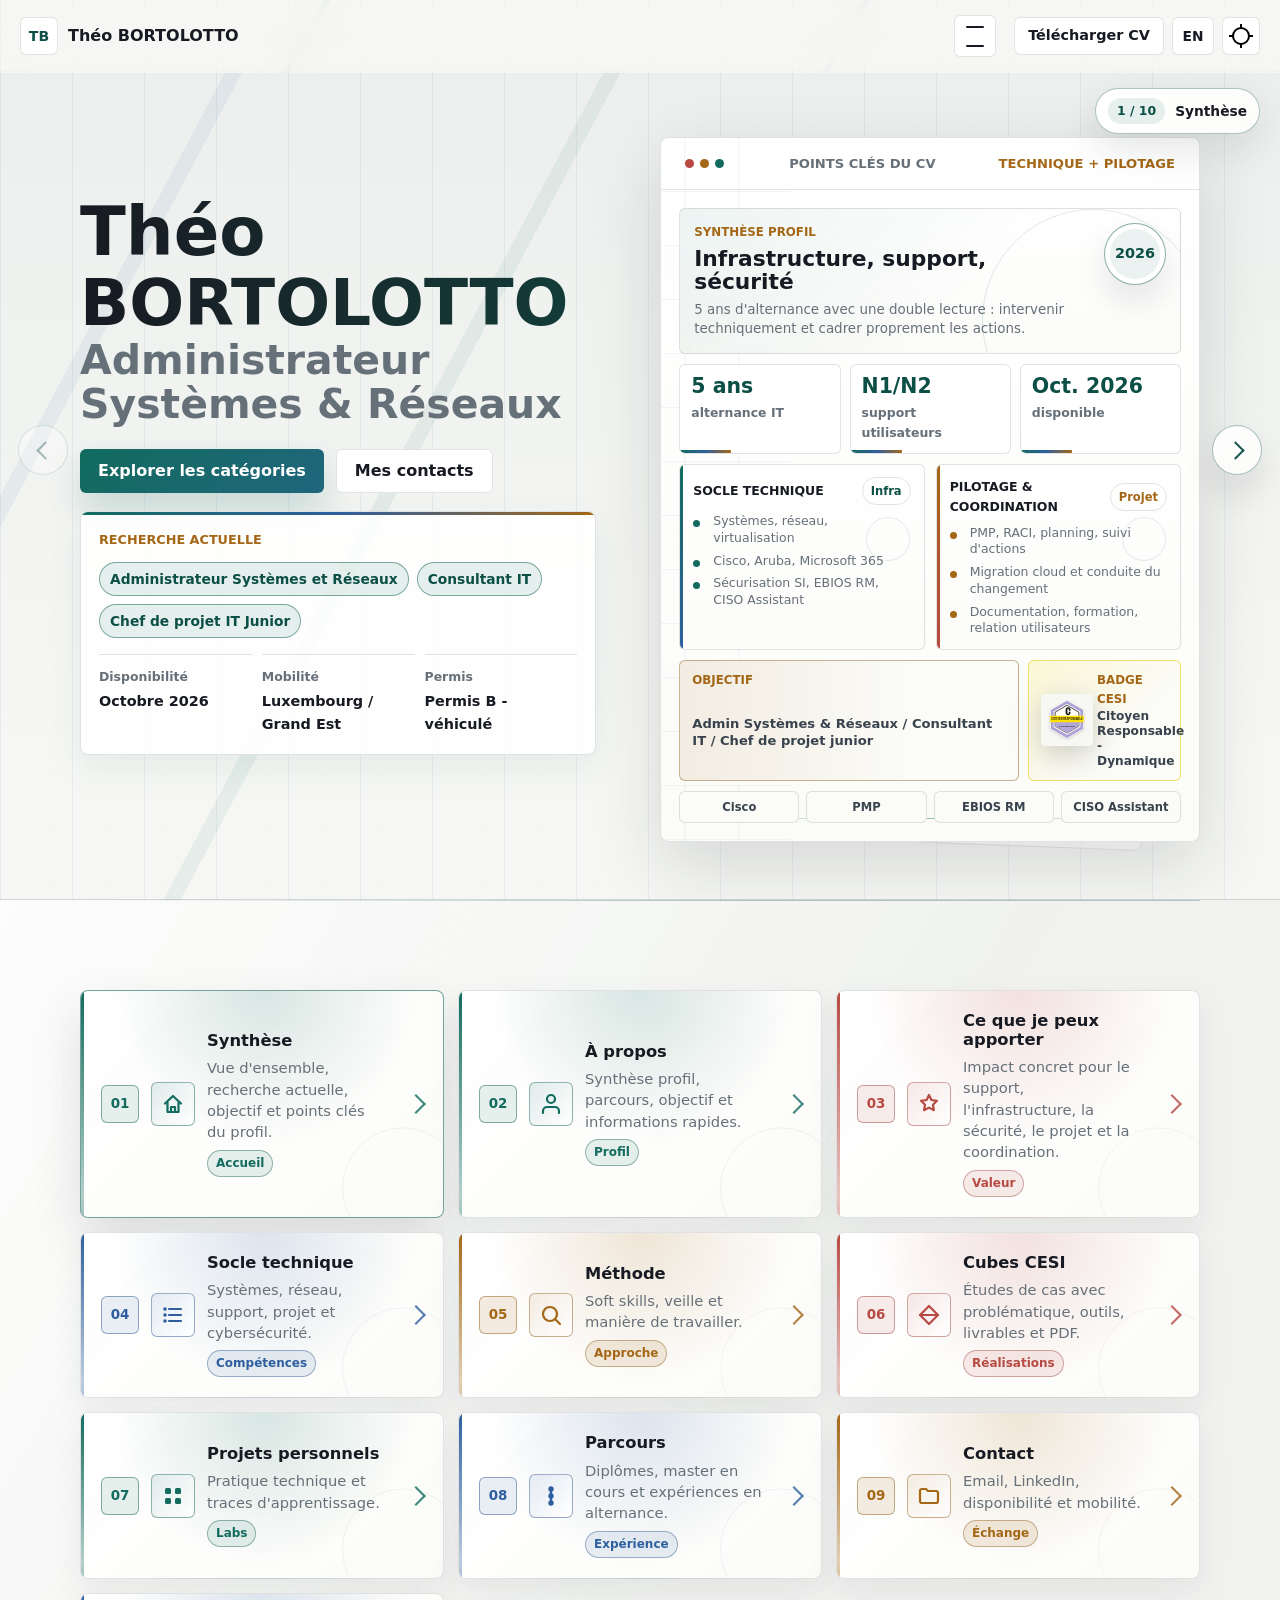
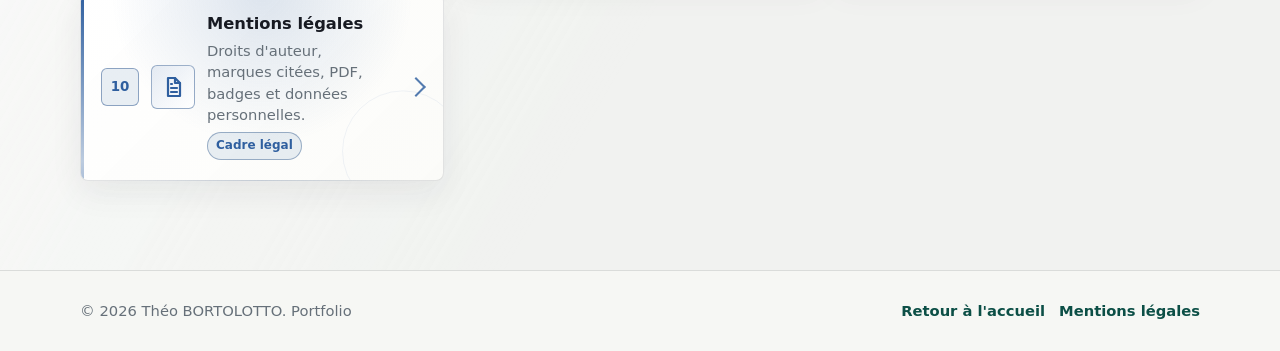
<file: index.html>
<!doctype html>
<html lang="fr">
  <head>
    <meta charset="utf-8">
    <meta name="viewport" content="width=device-width, initial-scale=1">
    <meta
      name="description"
      content="Portfolio de Théo BORTOLOTTO : systèmes, réseaux, cybersécurité, gestion de projets."
    >
    <meta property="og:type" content="website">
    <meta property="og:locale" content="fr_FR">
    <meta property="og:site_name" content="Portfolio Théo BORTOLOTTO">
    <meta property="og:title" content="Théo BORTOLOTTO | Portfolio">
    <meta property="og:description" content="Administrateur Systèmes & Réseaux : infrastructure, cybersécurité, support et gestion de projet IT.">
    <meta property="og:url" content="https://yggdrasil57.github.io/portfolio/">
    <meta property="og:image" content="https://yggdrasil57.github.io/portfolio/assets/social-preview.png">
    <meta property="og:image:secure_url" content="https://yggdrasil57.github.io/portfolio/assets/social-preview.png">
    <meta property="og:image:type" content="image/png">
    <meta property="og:image:width" content="1200">
    <meta property="og:image:height" content="630">
    <meta property="og:image:alt" content="Portfolio de Théo BORTOLOTTO, administrateur systèmes et réseaux.">
    <meta name="twitter:card" content="summary_large_image">
    <meta name="twitter:title" content="Théo BORTOLOTTO | Portfolio">
    <meta name="twitter:description" content="Infrastructure, cybersécurité, support et gestion de projet IT.">
    <meta name="twitter:image" content="https://yggdrasil57.github.io/portfolio/assets/social-preview.png">
    <meta http-equiv="Content-Security-Policy" content="default-src 'self'; base-uri 'self'; object-src 'none'; frame-src 'self'; img-src 'self' data:; script-src 'self'; style-src 'self'; form-action 'none'; upgrade-insecure-requests">
    <meta name="referrer" content="strict-origin-when-cross-origin">
    <meta http-equiv="Permissions-Policy" content="camera=(), microphone=(), geolocation=(), payment=()">
    <meta name="theme-color" content="#f7f8f7">
    <title>Théo BORTOLOTTO | Portfolio</title>
    <link rel="image_src" href="assets/social-preview.png">
    <link rel="icon" href="assets/profile-placeholder.svg" type="image/svg+xml">
    <link rel="stylesheet" href="styles.css">
    <script src="data.js" defer></script>
    <script src="script.js" defer></script>
  </head>
  <body>
    <a class="skip-link" href="#main">Aller au contenu</a>

    <header class="site-header" data-header>
      <nav class="nav container" aria-label="Navigation principale">
        <a class="brand" href="#accueil" aria-label="Retour à l'accueil">
          <span class="brand-mark" data-profile="initials">TB</span>
          <span class="brand-text" data-profile="name">Théo BORTOLOTTO</span>
        </a>

        <button
          class="nav-toggle"
          type="button"
          aria-label="Ouvrir le menu"
          aria-controls="primary-navigation"
          aria-expanded="false"
          data-nav-toggle
          data-i18n-aria="openMenu"
        >
          <span></span>
          <span></span>
        </button>

        <div class="nav-panel" id="primary-navigation" data-nav-panel>
          <a href="#accueil" data-i18n="navHome">Synthèse</a>
          <a href="#apropos" data-i18n="navAbout">A propos</a>
          <a href="#apports" data-i18n="navContributions">Apports</a>
          <a href="#competences" data-i18n="navSkills">Compétences</a>
          <a href="#profil-plus" data-i18n="navProfile">Méthode</a>
          <a href="#cubes" data-i18n="navCubes">Cubes CESI</a>
          <a href="#projets" data-i18n="navProjects">Projets</a>
          <a href="#parcours" data-i18n="navTimeline">Parcours</a>
          <a href="#contact" data-i18n="navContact">Contact</a>
          <a href="mentions-legales.html" data-i18n="legalLink">Mentions légales</a>
        </div>

        <div class="nav-actions">
          <a class="btn btn-small btn-secondary" href="assets/cv.pdf" download data-profile-link="cv">
            <span data-i18n="cvButton">Télécharger CV</span>
          </a>
          <button
            class="language-toggle"
            type="button"
            aria-label="Switch to English"
            data-language-toggle
          >
            EN
          </button>
          <button
            class="icon-button"
            type="button"
            aria-label="Activer le mode sombre"
            data-theme-toggle
            data-i18n-aria="darkMode"
          >
            <span class="theme-glyph" aria-hidden="true"></span>
          </button>
        </div>
      </nav>
    </header>

    <main id="main">
      <section class="hero page-section page-section-home" id="accueil" data-page="accueil" aria-labelledby="hero-title">
        <div class="hero-field" aria-hidden="true"></div>
        <div class="container hero-layout">
          <div class="hero-copy reveal">
            <h1 id="hero-title">
              <span class="hero-name">
                <span class="hero-first-name" data-profile="firstName">Théo</span>
                <span class="hero-last-name" data-profile="lastName">BORTOLOTTO</span>
              </span>
              <span data-profile="role">Administrateur Systèmes & Réseaux</span>
            </h1>
            <div class="hero-actions" aria-label="Actions principales">
              <a class="btn btn-primary" href="#navigation-portfolio" data-i18n="heroPrimary">Explorer les catégories</a>
              <a class="btn btn-ghost" href="#contact" data-i18n="heroSecondary">Me contacter</a>
            </div>
            <div class="search-card" aria-label="Recherche professionnelle">
              <span class="search-label" data-i18n="searchLabel">Recherche actuelle</span>
              <div class="role-list" id="target-roles">
                <span>Administrateur Systèmes et Réseaux</span>
                <span>Consultant IT</span>
                <span>Chef de projet IT Junior</span>
              </div>
              <dl class="job-details" id="job-details">
                <div>
                  <dt>Disponibilité</dt>
                  <dd>Octobre 2026</dd>
                </div>
                <div>
                  <dt>Mobilité</dt>
                  <dd>Luxembourg</dd>
                </div>
                <div>
                  <dt>Permis</dt>
                  <dd>Permis B - véhiculé</dd>
                </div>
              </dl>
            </div>
            <dl class="hero-metrics" id="hero-metrics" aria-label="Chiffres clés du portfolio"></dl>
          </div>
          <aside class="hero-visual reveal delay-1" aria-label="Synthèse visuelle du portfolio">
            <div class="hero-visual-shell" data-tilt-card>
              <div class="visual-workspace">
                <div class="visual-window-bar">
                  <span class="window-controls" aria-hidden="true">
                    <i></i>
                    <i></i>
                    <i></i>
                  </span>
                  <span data-i18n="visualTitle">Points clés du CV</span>
                  <strong data-i18n="visualBadge">Technique + pilotage</strong>
                </div>

                <div class="profile-snapshot">
                  <section class="snapshot-hero" aria-label="Résumé du profil">
                    <div>
                      <span data-i18n="visualSnapshotLabel">Synthèse profil</span>
                      <h2 data-i18n="visualSnapshotTitle">Infrastructure, support, sécurité</h2>
                      <p data-i18n="visualSnapshotText">
                        5 ans d'alternance avec une double lecture : intervenir techniquement et cadrer proprement les actions.
                      </p>
                    </div>
                    <strong>2026</strong>
                  </section>

                  <div class="snapshot-metrics" aria-label="Chiffres clés">
                    <div>
                      <strong>5 ans</strong>
                      <span data-i18n="visualMetricExperience">alternance IT</span>
                    </div>
                    <div>
                      <strong>N1/N2</strong>
                      <span data-i18n="visualMetricSupport">support utilisateurs</span>
                    </div>
                    <div>
                      <strong>Oct. 2026</strong>
                      <span data-i18n="visualMetricAvailability">disponible</span>
                    </div>
                  </div>

                  <div class="snapshot-balance" aria-label="Equilibre technique et pilotage">
                    <section class="balance-card balance-tech">
                      <div class="balance-card-head">
                        <span data-i18n="visualTechTitle">Socle technique</span>
                        <strong data-i18n="visualTechBadge">Infra</strong>
                      </div>
                      <ul>
                        <li data-i18n="visualTechOne">Systèmes, réseau, virtualisation</li>
                        <li data-i18n="visualTechTwo">Cisco, Aruba, Microsoft 365</li>
                        <li data-i18n="visualTechThree">Sécurisation SI, EBIOS RM, CISO Assistant</li>
                      </ul>
                    </section>

                    <section class="balance-card balance-management">
                      <div class="balance-card-head">
                        <span data-i18n="visualManagementTitle">Pilotage & coordination</span>
                        <strong data-i18n="visualManagementBadge">Projet</strong>
                      </div>
                      <ul>
                        <li data-i18n="visualManagementOne">PMP, RACI, planning, suivi d'actions</li>
                        <li data-i18n="visualManagementTwo">Migration cloud et conduite du changement</li>
                        <li data-i18n="visualManagementThree">Documentation, formation, relation utilisateurs</li>
                      </ul>
                    </section>
                  </div>

                  <div class="snapshot-outcome">
                    <div class="snapshot-target">
                      <span data-i18n="visualTargetLabel">Objectif</span>
                      <strong data-i18n="visualTargetText">Admin Systèmes & Réseaux / Consultant IT / Chef de projet junior</strong>
                    </div>
                    <div class="snapshot-badge">
                      <img src="assets/badge-citoyen-responsable-dynamique.svg" alt="" aria-hidden="true">
                      <div>
                        <span data-i18n="badgeShortLabel">Badge CESI</span>
                        <strong data-i18n="badgeTitle">Citoyen Responsable - Dynamique</strong>
                      </div>
                    </div>
                  </div>

                  <div class="visual-proof-row" aria-hidden="true">
                    <span>Cisco</span>
                    <span>PMP</span>
                    <span>EBIOS RM</span>
                    <span>CISO Assistant</span>
                  </div>
                </div>
              </div>
            </div>
          </aside>
        </div>
      </section>

      <section class="section portal-section page-section page-section-home" id="navigation-portfolio" data-page="accueil" aria-label="Catégories du portfolio" data-i18n-aria="portalAria">
        <div class="container portal-layout">
          <div class="route-grid" aria-label="Catégories du portfolio" data-i18n-aria="portalAria">
            <a class="route-card reveal delay-1" href="#accueil" data-route-tone="accent">
              <span class="route-index">01</span>
              <span class="route-glyph route-glyph-home" aria-hidden="true"></span>
              <span class="route-body">
                <strong data-i18n="portalHomeTitle">Synthèse</strong>
                <span data-i18n="portalHomeText">Vue d'ensemble, recherche actuelle, objectif et points clés du profil.</span>
                <em data-i18n="portalHomeMeta">Accueil</em>
              </span>
              <span class="route-arrow" aria-hidden="true"></span>
            </a>

            <a class="route-card reveal delay-1" href="#apropos" data-route-tone="accent">
              <span class="route-index">02</span>
              <span class="route-glyph route-glyph-about" aria-hidden="true"></span>
              <span class="route-body">
                <strong data-i18n="portalAboutTitle">À propos</strong>
                <span data-i18n="portalAboutText">Synthèse profil, parcours, objectif et informations rapides.</span>
                <em data-i18n="portalAboutMeta">Profil</em>
              </span>
              <span class="route-arrow" aria-hidden="true"></span>
            </a>

            <a class="route-card reveal delay-1" href="#apports" data-route-tone="coral">
              <span class="route-index">03</span>
              <span class="route-glyph route-glyph-contribution" aria-hidden="true"></span>
              <span class="route-body">
                <strong data-i18n="portalContributionsTitle">Ce que je peux apporter</strong>
                <span data-i18n="portalContributionsText">Impact concret pour le support, l'infrastructure, la sécurité et le projet.</span>
                <em data-i18n="portalContributionsMeta">Valeur</em>
              </span>
              <span class="route-arrow" aria-hidden="true"></span>
            </a>

            <a class="route-card reveal delay-1" href="#competences" data-route-tone="blue">
              <span class="route-index">04</span>
              <span class="route-glyph route-glyph-skills" aria-hidden="true"></span>
              <span class="route-body">
                <strong data-i18n="portalSkillsTitle">Socle technique</strong>
                <span data-i18n="portalSkillsText">Systèmes, réseau, support, projet et cybersécurité.</span>
                <em data-i18n="portalSkillsMeta">Compétences</em>
              </span>
              <span class="route-arrow" aria-hidden="true"></span>
            </a>

            <a class="route-card reveal delay-2" href="#profil-plus" data-route-tone="gold">
              <span class="route-index">05</span>
              <span class="route-glyph route-glyph-method" aria-hidden="true"></span>
              <span class="route-body">
                <strong data-i18n="portalMethodTitle">Méthode</strong>
                <span data-i18n="portalMethodText">Soft skills, veille et manière de travailler.</span>
                <em data-i18n="portalMethodMeta">Approche</em>
              </span>
              <span class="route-arrow" aria-hidden="true"></span>
            </a>

            <a class="route-card reveal delay-2" href="#cubes" data-route-tone="coral">
              <span class="route-index">06</span>
              <span class="route-glyph route-glyph-cubes" aria-hidden="true"></span>
              <span class="route-body">
                <strong data-i18n="portalCubesTitle">Cubes CESI</strong>
                <span data-i18n="portalCubesText">Études de cas avec problématique, outils, livrables et PDF.</span>
                <em data-i18n="portalCubesMeta">Réalisations</em>
              </span>
              <span class="route-arrow" aria-hidden="true"></span>
            </a>

            <a class="route-card reveal delay-3" href="#projets" data-route-tone="accent">
              <span class="route-index">07</span>
              <span class="route-glyph route-glyph-projects" aria-hidden="true"></span>
              <span class="route-body">
                <strong data-i18n="portalProjectsTitle">Projets personnels</strong>
                <span data-i18n="portalProjectsText">Pratique technique et traces d'apprentissage.</span>
                <em data-i18n="portalProjectsMeta">Labs</em>
              </span>
              <span class="route-arrow" aria-hidden="true"></span>
            </a>

            <a class="route-card reveal delay-3" href="#parcours" data-route-tone="blue">
              <span class="route-index">08</span>
              <span class="route-glyph route-glyph-path" aria-hidden="true"></span>
              <span class="route-body">
                <strong data-i18n="portalPathTitle">Parcours</strong>
                <span data-i18n="portalPathText">Diplômes, master en cours et expériences en alternance.</span>
                <em data-i18n="portalPathMeta">Expérience</em>
              </span>
              <span class="route-arrow" aria-hidden="true"></span>
            </a>

            <a class="route-card route-card-contact reveal delay-3" href="#contact" data-route-tone="gold">
              <span class="route-index">09</span>
              <span class="route-glyph route-glyph-contact" aria-hidden="true"></span>
              <span class="route-body">
                <strong data-i18n="portalContactTitle">Contact</strong>
                <span data-i18n="portalContactText">Email, LinkedIn, disponibilité et mobilité.</span>
                <em data-i18n="portalContactMeta">Échange</em>
              </span>
              <span class="route-arrow" aria-hidden="true"></span>
            </a>

            <a class="route-card reveal delay-3" href="mentions-legales.html" data-route-tone="blue">
              <span class="route-index">10</span>
              <span class="route-glyph route-glyph-legal" aria-hidden="true"></span>
              <span class="route-body">
                <strong data-i18n="portalLegalTitle">Mentions légales</strong>
                <span data-i18n="portalLegalText">Droits d'auteur, marques citées, PDF, badges et données personnelles.</span>
                <em data-i18n="portalLegalMeta">Cadre légal</em>
              </span>
              <span class="route-arrow" aria-hidden="true"></span>
            </a>
          </div>
        </div>
      </section>

      <section class="section content-page page-section" id="apropos" data-page="apropos" aria-labelledby="about-title">
        <div class="container split-layout">
          <div class="section-heading reveal">
            <p class="eyebrow" data-i18n="aboutEyebrow">A propos</p>
            <h2 id="about-title" data-i18n="aboutTitle">Terrain, support et infrastructure</h2>
          </div>

          <div class="about-content reveal">
            <div class="prose" id="about-text"></div>
            <div class="about-tags" id="about-tags" aria-label="Informations rapides" data-i18n-aria="profileQuickInfo"></div>
          </div>

          <aside class="about-proof-panel reveal delay-1" aria-label="Points forts du profil" data-i18n-aria="profileStrengthsAria">
            <div>
              <span>01</span>
              <strong data-i18n="aboutProofSupportTitle">Support & exploitation</strong>
              <p data-i18n="aboutProofSupportText">N1/N2, inventaire, suivi de parc, documentation et relation utilisateur.</p>
            </div>
            <div>
              <span>02</span>
              <strong data-i18n="aboutProofNetworkTitle">Réseau & infrastructure</strong>
              <p data-i18n="aboutProofNetworkText">Cisco, Aruba, supervision, schémas réseau, migrations et environnements industriels.</p>
            </div>
            <div>
              <span>03</span>
              <strong data-i18n="aboutProofSecurityTitle">Projet & sécurité</strong>
              <p data-i18n="aboutProofSecurityText">PMP, RACI, EBIOS RM, CISO Assistant, PCA/PRA et plans de remédiation.</p>
            </div>
          </aside>
        </div>
      </section>

      <section class="section section-muted content-page page-section" id="apports" data-page="apports" aria-labelledby="contributions-title">
        <div class="container">
          <div class="section-heading narrow reveal">
            <p class="eyebrow" data-i18n="contributionsEyebrow">Apports</p>
            <h2 id="contributions-title" data-i18n="contributionsTitle">Ce que je peux apporter</h2>
            <p data-i18n="contributionsText">
              Une lecture concrète de ma valeur en entreprise : exploitation fiable, projets infrastructure, sécurité et coordination.
            </p>
          </div>
          <div class="contribution-grid" id="contribution-grid"></div>
        </div>
      </section>

      <section class="section section-muted content-page page-section" id="competences" data-page="competences" aria-labelledby="skills-title">
        <div class="container">
          <div class="section-heading narrow reveal">
            <p class="eyebrow" data-i18n="skillsEyebrow">Compétences</p>
            <h2 id="skills-title" data-i18n="skillsTitle">Compétences utilisées en alternance et sur mes projets</h2>
            <p data-i18n="skillsText">
              Un aperçu des outils et sujets que j'ai manipulés en entreprise, en cube CESI ou sur mon temps personnel.
            </p>
          </div>
          <div class="skills-grid" id="skills-grid"></div>
        </div>
      </section>

      <section class="section content-page page-section" id="profil-plus" data-page="profil-plus" aria-labelledby="profile-extra-title">
        <div class="container profile-extra-layout">
          <div class="section-heading reveal">
            <p class="eyebrow" data-i18n="profileExtraEyebrow">Méthode & centres d'intérêt</p>
            <h2 id="profile-extra-title" data-i18n="profileExtraTitle">Méthode de travail et curiosité technique</h2>
            <p data-i18n="profileExtraText">
              Je garde ici uniquement les éléments qui ont un lien direct avec les postes que je vise : support, infrastructure, cybersécurité, conseil et gestion de projet.
            </p>
          </div>

          <section class="profile-extra-block recognition-block reveal delay-1" aria-labelledby="badge-title">
            <article class="recognition-card">
              <img src="assets/badge-citoyen-responsable-dynamique.svg" alt="" aria-hidden="true">
              <div>
                <p class="eyebrow" data-i18n="badgeEyebrow">Badge CESI</p>
                <h3 id="badge-title" data-i18n="badgeTitle">Citoyen Responsable - Dynamique</h3>
                <p data-i18n="badgeText">
                  Badge obtenu dans le cadre du Mastère CESI autour de la RSE, de l'éthique du manager et du rôle du futur manager dans l'entreprise.
                </p>
              </div>
            </article>
          </section>

          <section class="profile-extra-block reveal delay-2" aria-labelledby="soft-skills-title">
            <h3 id="soft-skills-title" data-i18n="softSkillsTitle">Soft skills</h3>
            <div class="trait-grid" id="soft-skills-grid"></div>
          </section>

          <section class="profile-extra-block reveal delay-2" aria-labelledby="interests-title">
            <h3 id="interests-title" data-i18n="interestsTitle">Centres d'intérêt utiles au métier</h3>
            <div class="trait-grid" id="interests-grid"></div>
          </section>
        </div>
      </section>

      <section class="section content-page page-section" id="cubes" data-page="cubes" aria-labelledby="cubes-title">
        <div class="container">
          <div class="section-heading reveal">
            <p class="eyebrow" data-i18n="cubesEyebrow">Cubes CESI</p>
            <h2 id="cubes-title" data-i18n="cubesTitle">Cubes CESI replacés dans leur contexte</h2>
            <p data-i18n="cubesText">
              Pour chaque cube : problème de départ, démarche, outils utilisés, référentiels, livrables et PDF intégrés.
            </p>
          </div>

          <div class="cube-intro reveal" aria-labelledby="cube-intro-title">
            <div>
              <h3 id="cube-intro-title" data-i18n="cubesIntroTitle">C'est quoi un Cube CESI ?</h3>
              <p data-i18n="cubesIntroText">
                Un cube est un projet de formation CESI construit comme une mise en situation professionnelle. Il combine une partie groupe et une partie individuelle, avec un contexte, des livrables, une soutenance et des compétences à démontrer.
              </p>
            </div>
            <ul>
              <li data-i18n="cubesIntroPointOne">Analyser un contexte réel ou réaliste</li>
              <li data-i18n="cubesIntroPointTwo">Produire des livrables exploitables</li>
              <li data-i18n="cubesIntroPointThree">Justifier les choix techniques et projet</li>
            </ul>
          </div>

          <p class="legal-note reveal delay-1" data-i18n="cesiDisclaimer">
            Projet pédagogique réalisé dans le cadre de la formation CESI. Les marques, outils et organismes cités appartiennent à leurs titulaires respectifs. Document présenté uniquement à des fins de démonstration de compétences.
          </p>

          <div class="filter-bar reveal" id="cube-filters" role="list" aria-label="Filtrer les cubes CESI" data-i18n-aria="filterAria"></div>
          <div class="cubes-grid" id="cubes-grid" aria-live="polite"></div>
        </div>
      </section>

      <section class="section section-muted content-page page-section" id="projets" data-page="projets" aria-labelledby="projects-title">
        <div class="container">
          <div class="section-heading reveal">
            <p class="eyebrow" data-i18n="projectsEyebrow">Projets personnels</p>
            <h2 id="projects-title" data-i18n="projectsTitle">Travaux personnels et pratique technique</h2>
            <p data-i18n="projectsText">
              Des sujets plus petits, utiles pour continuer à pratiquer et garder une trace de ce que j'apprends.
            </p>
          </div>
          <div class="projects-grid" id="projects-grid"></div>
        </div>
      </section>

      <section class="section content-page page-section" id="parcours" data-page="parcours" aria-labelledby="timeline-title">
        <div class="container">
          <div class="section-heading reveal">
            <p class="eyebrow" data-i18n="timelineEyebrow">Parcours</p>
            <h2 id="timeline-title" data-i18n="timelineTitle">Diplômes, master en cours et expériences pro</h2>
          </div>

          <div class="path-layout">
            <section class="path-section path-current reveal" aria-labelledby="current-education-title">
              <p class="path-label" id="current-education-title" data-i18n="currentEducationLabel">Diplôme en cours</p>
              <div id="current-education"></div>
            </section>

            <section class="path-section reveal" aria-labelledby="education-title">
              <h3 id="education-title" data-i18n="completedEducationLabel">Diplômes obtenus</h3>
              <div class="timeline compact" id="education-list"></div>
            </section>

            <section class="path-section experience-path reveal" aria-labelledby="experience-title">
              <h3 id="experience-title" data-i18n="experienceLabel">Expériences professionnelles</h3>
              <div class="timeline" id="experience-list"></div>
            </section>
          </div>
        </div>
      </section>

      <section class="section contact-section content-page page-section" id="contact" data-page="contact" aria-labelledby="contact-title">
        <div class="container contact-layout">
          <div class="section-heading reveal">
            <p class="eyebrow" data-i18n="contactEyebrow">Contact</p>
            <h2 id="contact-title" data-i18n="contactTitle">Mes contacts</h2>
            <p data-i18n="contactText">
              Je recherche un poste d'Administrateur Systèmes et Réseaux, Consultant IT ou Chef de projet IT Junior à partir d'octobre 2026.
            </p>
          </div>

          <div class="contact-links reveal delay-1">
            <div class="contact-method">
              <span>Email</span>
              <a href="mailto:theo.bortolotto@yahoo.com" data-profile-link="email">theo.bortolotto@yahoo.com</a>
            </div>
            <div class="contact-method">
              <span>LinkedIn</span>
              <a href="https://www.linkedin.com/in/t-bortolotto" target="_blank" rel="noopener noreferrer" data-profile-link="linkedin">LinkedIn</a>
            </div>
          </div>
        </div>
      </section>
    </main>

    <nav class="section-nav" aria-label="Navigation entre sections" data-section-nav data-i18n-aria="sectionNavAria">
      <button class="section-nav-button section-nav-button-prev" type="button" aria-label="Section précédente" data-section-nav-prev data-i18n-aria="sectionPrev">
        <span class="section-nav-arrow" aria-hidden="true"></span>
        <span class="section-nav-tooltip" data-i18n="sectionPrev">Section précédente</span>
      </button>
      <div class="section-nav-status" aria-live="polite" aria-atomic="true">
        <span data-section-nav-count>1 / 10</span>
        <strong data-section-nav-label>Synthèse</strong>
      </div>
      <button class="section-nav-button section-nav-button-next" type="button" aria-label="Section suivante" data-section-nav-next data-i18n-aria="sectionNext">
        <span class="section-nav-arrow" aria-hidden="true"></span>
        <span class="section-nav-tooltip" data-i18n="sectionNext">Section suivante</span>
      </button>
    </nav>

    <footer class="site-footer">
      <div class="container footer-inner">
        <p>© <span data-current-year></span> <span data-profile="name">Théo BORTOLOTTO</span>. <span data-i18n="footerSuffix">Portfolio</span></p>
        <div class="footer-links">
          <a href="#accueil" data-i18n="footerHomeLink">Retour à l'accueil</a>
          <a href="mentions-legales.html" data-i18n="legalLink">Mentions légales</a>
        </div>
      </div>
    </footer>

    <button class="back-to-top" type="button" aria-label="Retour en haut" data-back-to-top data-i18n-aria="backToTop">
      <span aria-hidden="true"></span>
    </button>

    <dialog class="cube-dialog" id="cube-dialog" aria-labelledby="cube-dialog-title">
      <div class="dialog-shell">
        <button class="dialog-close" type="button" aria-label="Fermer le détail" data-dialog-close data-i18n-aria="dialogClose"></button>
        <div id="cube-dialog-content"></div>
      </div>
    </dialog>
  </body>
</html>
</file>
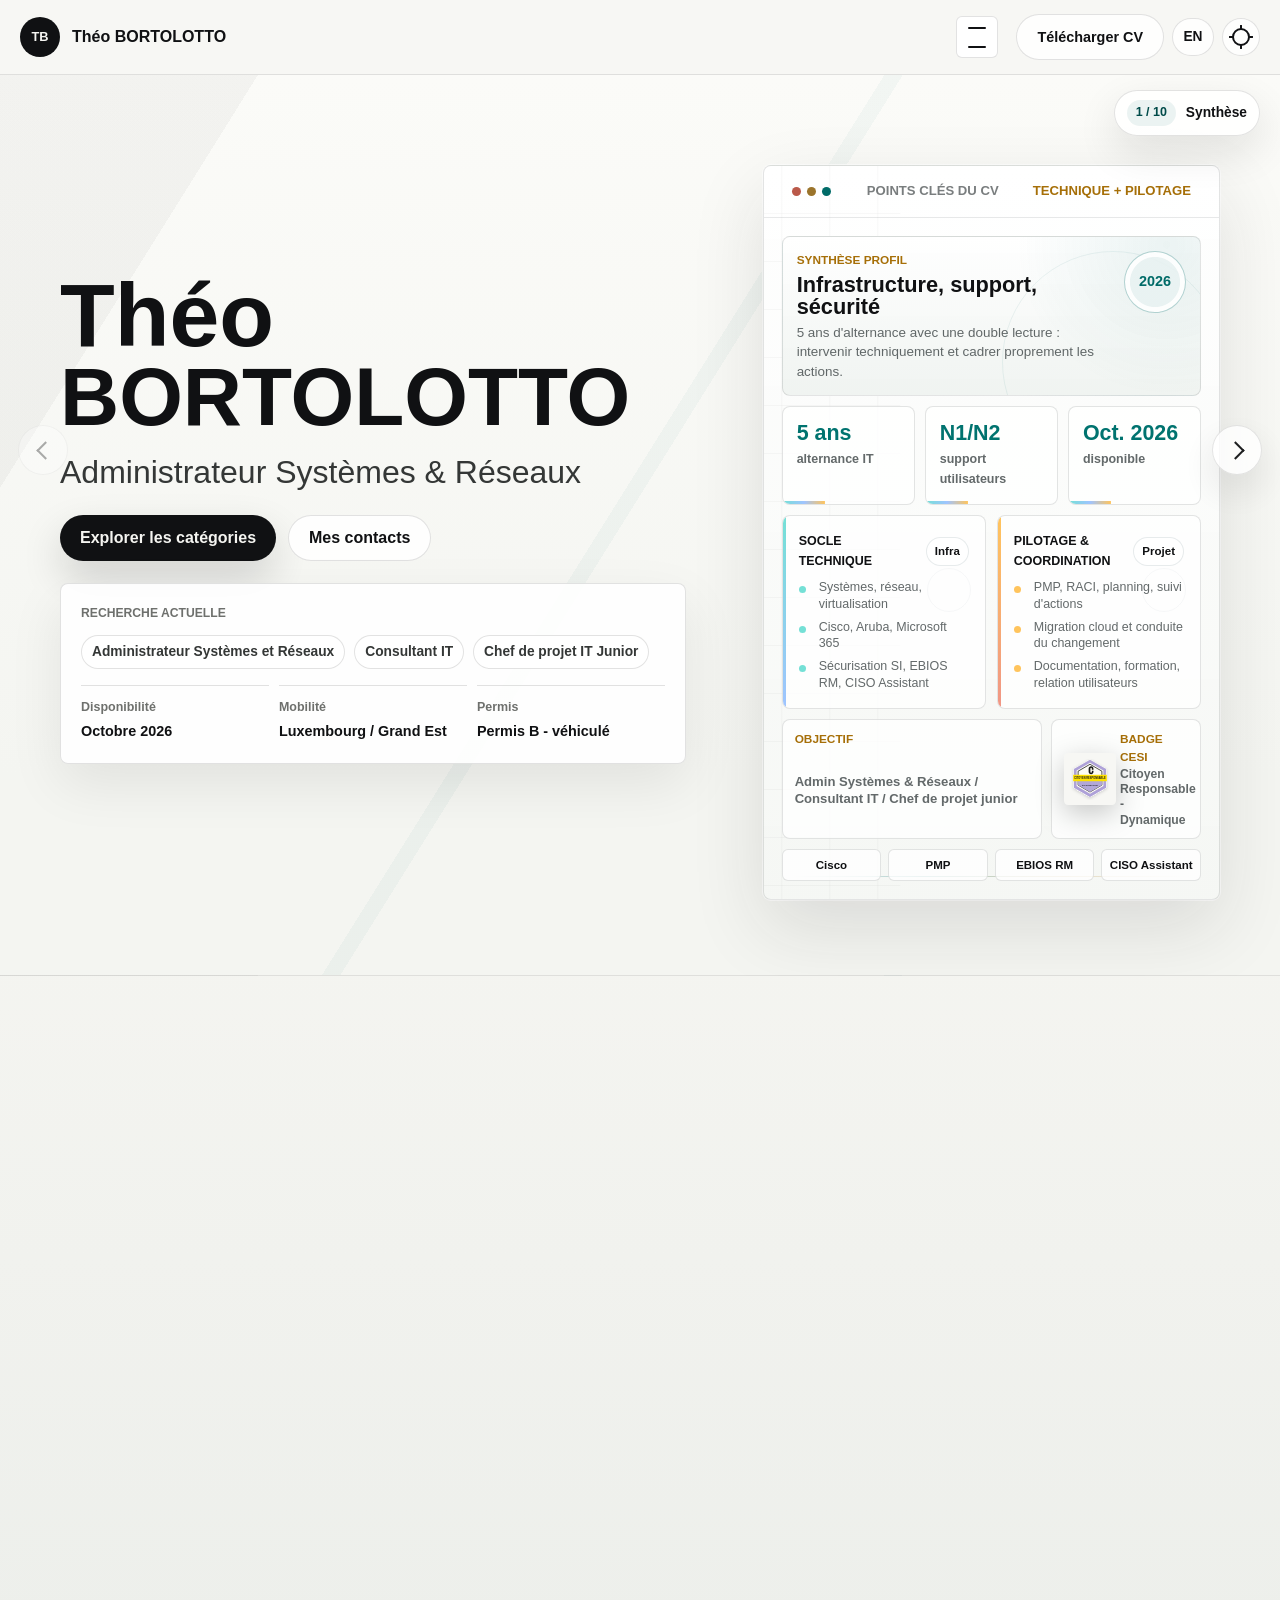
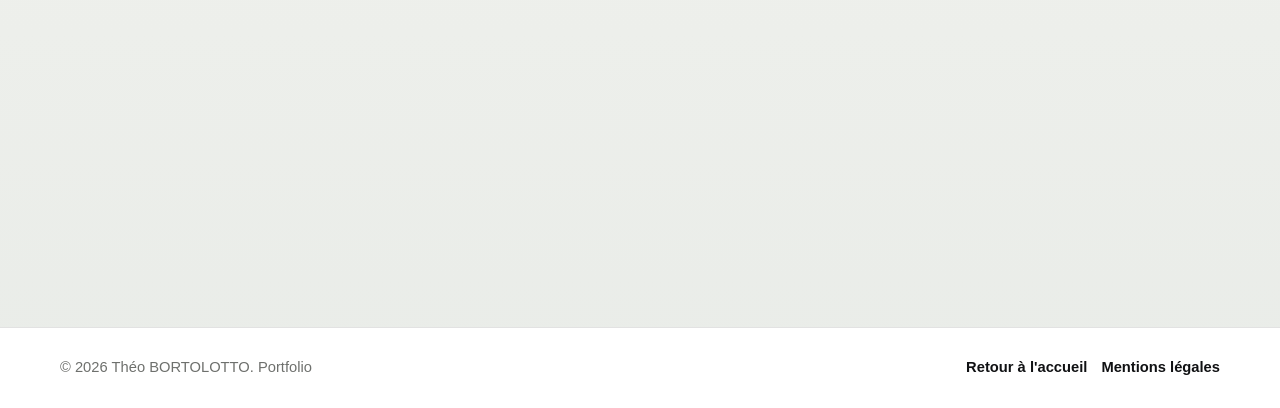
<file: backup-before-full-redesign-20260504-123703/index.html>
<!doctype html>
<html lang="fr">
  <head>
    <meta charset="utf-8">
    <meta name="viewport" content="width=device-width, initial-scale=1">
    <meta
      name="description"
      content="Portfolio de Théo BORTOLOTTO : systèmes, réseaux, cybersécurité, gestion de projets."
    >
    <meta property="og:type" content="website">
    <meta property="og:locale" content="fr_FR">
    <meta property="og:site_name" content="Portfolio Théo BORTOLOTTO">
    <meta property="og:title" content="Théo BORTOLOTTO | Portfolio">
    <meta property="og:description" content="Administrateur Systèmes & Réseaux : infrastructure, cybersécurité, support et gestion de projet IT.">
    <meta property="og:url" content="https://yggdrasil57.github.io/portfolio/">
    <meta property="og:image" content="https://yggdrasil57.github.io/portfolio/assets/social-preview.png">
    <meta property="og:image:secure_url" content="https://yggdrasil57.github.io/portfolio/assets/social-preview.png">
    <meta property="og:image:type" content="image/png">
    <meta property="og:image:width" content="1200">
    <meta property="og:image:height" content="630">
    <meta property="og:image:alt" content="Portfolio de Théo BORTOLOTTO, administrateur systèmes et réseaux.">
    <meta name="twitter:card" content="summary_large_image">
    <meta name="twitter:title" content="Théo BORTOLOTTO | Portfolio">
    <meta name="twitter:description" content="Infrastructure, cybersécurité, support et gestion de projet IT.">
    <meta name="twitter:image" content="https://yggdrasil57.github.io/portfolio/assets/social-preview.png">
    <meta http-equiv="Content-Security-Policy" content="default-src 'self'; base-uri 'self'; object-src 'none'; frame-src 'self'; img-src 'self' data:; script-src 'self'; style-src 'self'; form-action 'none'; upgrade-insecure-requests">
    <meta name="referrer" content="strict-origin-when-cross-origin">
    <meta http-equiv="Permissions-Policy" content="camera=(), microphone=(), geolocation=(), payment=()">
    <meta name="theme-color" content="#f7f8f7">
    <title>Théo BORTOLOTTO | Portfolio</title>
    <link rel="image_src" href="assets/social-preview.png">
    <link rel="icon" href="assets/profile-placeholder.svg" type="image/svg+xml">
    <link rel="stylesheet" href="styles.css">
    <script src="data.js" defer></script>
    <script src="script.js" defer></script>
  </head>
  <body>
    <a class="skip-link" href="#main">Aller au contenu</a>

    <header class="site-header" data-header>
      <nav class="nav container" aria-label="Navigation principale">
        <a class="brand" href="#accueil" aria-label="Retour à l'accueil">
          <span class="brand-mark" data-profile="initials">TB</span>
          <span class="brand-text" data-profile="name">Théo BORTOLOTTO</span>
        </a>

        <button
          class="nav-toggle"
          type="button"
          aria-label="Ouvrir le menu"
          aria-controls="primary-navigation"
          aria-expanded="false"
          data-nav-toggle
          data-i18n-aria="openMenu"
        >
          <span></span>
          <span></span>
        </button>

        <div class="nav-panel" id="primary-navigation" data-nav-panel>
          <a href="#accueil" data-i18n="navHome">Synthèse</a>
          <a href="#apropos" data-i18n="navAbout">A propos</a>
          <a href="#apports" data-i18n="navContributions">Apports</a>
          <a href="#competences" data-i18n="navSkills">Compétences</a>
          <a href="#profil-plus" data-i18n="navProfile">Méthode</a>
          <a href="#cubes" data-i18n="navCubes">Cubes CESI</a>
          <a href="#projets" data-i18n="navProjects">Projets</a>
          <a href="#parcours" data-i18n="navTimeline">Parcours</a>
          <a href="#contact" data-i18n="navContact">Contact</a>
          <a href="mentions-legales.html" data-i18n="legalLink">Mentions légales</a>
        </div>

        <div class="nav-actions">
          <a class="btn btn-small btn-secondary" href="assets/cv.pdf" download data-profile-link="cv">
            <span data-i18n="cvButton">Télécharger CV</span>
          </a>
          <button
            class="language-toggle"
            type="button"
            aria-label="Switch to English"
            data-language-toggle
          >
            EN
          </button>
          <button
            class="icon-button"
            type="button"
            aria-label="Activer le mode sombre"
            data-theme-toggle
            data-i18n-aria="darkMode"
          >
            <span class="theme-glyph" aria-hidden="true"></span>
          </button>
        </div>
      </nav>
    </header>

    <main id="main">
      <section class="hero page-section page-section-home" id="accueil" data-page="accueil" aria-labelledby="hero-title">
        <div class="hero-field" aria-hidden="true"></div>
        <div class="container hero-layout">
          <div class="hero-copy reveal">
            <h1 id="hero-title">
              <span class="hero-name">
                <span class="hero-first-name" data-profile="firstName">Théo</span>
                <span class="hero-last-name" data-profile="lastName">BORTOLOTTO</span>
              </span>
              <span data-profile="role">Administrateur Systèmes & Réseaux</span>
            </h1>
            <div class="hero-actions" aria-label="Actions principales">
              <a class="btn btn-primary" href="#navigation-portfolio" data-i18n="heroPrimary">Explorer les catégories</a>
              <a class="btn btn-ghost" href="#contact" data-i18n="heroSecondary">Me contacter</a>
            </div>
            <div class="search-card" aria-label="Recherche professionnelle">
              <span class="search-label" data-i18n="searchLabel">Recherche actuelle</span>
              <div class="role-list" id="target-roles">
                <span>Administrateur Systèmes et Réseaux</span>
                <span>Consultant IT</span>
                <span>Chef de projet IT Junior</span>
              </div>
              <dl class="job-details" id="job-details">
                <div>
                  <dt>Disponibilité</dt>
                  <dd>Octobre 2026</dd>
                </div>
                <div>
                  <dt>Mobilité</dt>
                  <dd>Luxembourg</dd>
                </div>
                <div>
                  <dt>Permis</dt>
                  <dd>Permis B - véhiculé</dd>
                </div>
              </dl>
            </div>
            <dl class="hero-metrics" id="hero-metrics" aria-label="Chiffres clés du portfolio"></dl>
          </div>
          <aside class="hero-visual reveal delay-1" aria-label="Synthèse visuelle du portfolio">
            <div class="hero-visual-shell" data-tilt-card>
              <div class="visual-workspace">
                <div class="visual-window-bar">
                  <span class="window-controls" aria-hidden="true">
                    <i></i>
                    <i></i>
                    <i></i>
                  </span>
                  <span data-i18n="visualTitle">Points clés du CV</span>
                  <strong data-i18n="visualBadge">Technique + pilotage</strong>
                </div>

                <div class="profile-snapshot">
                  <section class="snapshot-hero" aria-label="Résumé du profil">
                    <div>
                      <span data-i18n="visualSnapshotLabel">Synthèse profil</span>
                      <h2 data-i18n="visualSnapshotTitle">Infrastructure, support, sécurité</h2>
                      <p data-i18n="visualSnapshotText">
                        5 ans d'alternance avec une double lecture : intervenir techniquement et cadrer proprement les actions.
                      </p>
                    </div>
                    <strong>2026</strong>
                  </section>

                  <div class="snapshot-metrics" aria-label="Chiffres clés">
                    <div>
                      <strong>5 ans</strong>
                      <span data-i18n="visualMetricExperience">alternance IT</span>
                    </div>
                    <div>
                      <strong>N1/N2</strong>
                      <span data-i18n="visualMetricSupport">support utilisateurs</span>
                    </div>
                    <div>
                      <strong>Oct. 2026</strong>
                      <span data-i18n="visualMetricAvailability">disponible</span>
                    </div>
                  </div>

                  <div class="snapshot-balance" aria-label="Equilibre technique et pilotage">
                    <section class="balance-card balance-tech">
                      <div class="balance-card-head">
                        <span data-i18n="visualTechTitle">Socle technique</span>
                        <strong data-i18n="visualTechBadge">Infra</strong>
                      </div>
                      <ul>
                        <li data-i18n="visualTechOne">Systèmes, réseau, virtualisation</li>
                        <li data-i18n="visualTechTwo">Cisco, Aruba, Microsoft 365</li>
                        <li data-i18n="visualTechThree">Sécurisation SI, EBIOS RM, CISO Assistant</li>
                      </ul>
                    </section>

                    <section class="balance-card balance-management">
                      <div class="balance-card-head">
                        <span data-i18n="visualManagementTitle">Pilotage & coordination</span>
                        <strong data-i18n="visualManagementBadge">Projet</strong>
                      </div>
                      <ul>
                        <li data-i18n="visualManagementOne">PMP, RACI, planning, suivi d'actions</li>
                        <li data-i18n="visualManagementTwo">Migration cloud et conduite du changement</li>
                        <li data-i18n="visualManagementThree">Documentation, formation, relation utilisateurs</li>
                      </ul>
                    </section>
                  </div>

                  <div class="snapshot-outcome">
                    <div class="snapshot-target">
                      <span data-i18n="visualTargetLabel">Objectif</span>
                      <strong data-i18n="visualTargetText">Admin Systèmes & Réseaux / Consultant IT / Chef de projet junior</strong>
                    </div>
                    <div class="snapshot-badge">
                      <img src="assets/badge-citoyen-responsable-dynamique.svg" alt="" aria-hidden="true">
                      <div>
                        <span data-i18n="badgeShortLabel">Badge CESI</span>
                        <strong data-i18n="badgeTitle">Citoyen Responsable - Dynamique</strong>
                      </div>
                    </div>
                  </div>

                  <div class="visual-proof-row" aria-hidden="true">
                    <span>Cisco</span>
                    <span>PMP</span>
                    <span>EBIOS RM</span>
                    <span>CISO Assistant</span>
                  </div>
                </div>
              </div>
            </div>
          </aside>
        </div>
      </section>

      <section class="section portal-section page-section page-section-home" id="navigation-portfolio" data-page="accueil" aria-label="Catégories du portfolio" data-i18n-aria="portalAria">
        <div class="container portal-layout">
          <div class="route-grid" aria-label="Catégories du portfolio" data-i18n-aria="portalAria">
            <a class="route-card reveal delay-1" href="#accueil" data-route-tone="accent">
              <span class="route-index">01</span>
              <span class="route-glyph route-glyph-home" aria-hidden="true"></span>
              <span class="route-body">
                <strong data-i18n="portalHomeTitle">Synthèse</strong>
                <span data-i18n="portalHomeText">Vue d'ensemble, recherche actuelle, objectif et points clés du profil.</span>
                <em data-i18n="portalHomeMeta">Accueil</em>
              </span>
              <span class="route-arrow" aria-hidden="true"></span>
            </a>

            <a class="route-card reveal delay-1" href="#apropos" data-route-tone="accent">
              <span class="route-index">02</span>
              <span class="route-glyph route-glyph-about" aria-hidden="true"></span>
              <span class="route-body">
                <strong data-i18n="portalAboutTitle">À propos</strong>
                <span data-i18n="portalAboutText">Synthèse profil, parcours, objectif et informations rapides.</span>
                <em data-i18n="portalAboutMeta">Profil</em>
              </span>
              <span class="route-arrow" aria-hidden="true"></span>
            </a>

            <a class="route-card reveal delay-1" href="#apports" data-route-tone="coral">
              <span class="route-index">03</span>
              <span class="route-glyph route-glyph-contribution" aria-hidden="true"></span>
              <span class="route-body">
                <strong data-i18n="portalContributionsTitle">Ce que je peux apporter</strong>
                <span data-i18n="portalContributionsText">Impact concret pour le support, l'infrastructure, la sécurité et le projet.</span>
                <em data-i18n="portalContributionsMeta">Valeur</em>
              </span>
              <span class="route-arrow" aria-hidden="true"></span>
            </a>

            <a class="route-card reveal delay-1" href="#competences" data-route-tone="blue">
              <span class="route-index">04</span>
              <span class="route-glyph route-glyph-skills" aria-hidden="true"></span>
              <span class="route-body">
                <strong data-i18n="portalSkillsTitle">Socle technique</strong>
                <span data-i18n="portalSkillsText">Systèmes, réseau, support, projet et cybersécurité.</span>
                <em data-i18n="portalSkillsMeta">Compétences</em>
              </span>
              <span class="route-arrow" aria-hidden="true"></span>
            </a>

            <a class="route-card reveal delay-2" href="#profil-plus" data-route-tone="gold">
              <span class="route-index">05</span>
              <span class="route-glyph route-glyph-method" aria-hidden="true"></span>
              <span class="route-body">
                <strong data-i18n="portalMethodTitle">Méthode</strong>
                <span data-i18n="portalMethodText">Soft skills, veille et manière de travailler.</span>
                <em data-i18n="portalMethodMeta">Approche</em>
              </span>
              <span class="route-arrow" aria-hidden="true"></span>
            </a>

            <a class="route-card reveal delay-2" href="#cubes" data-route-tone="coral">
              <span class="route-index">06</span>
              <span class="route-glyph route-glyph-cubes" aria-hidden="true"></span>
              <span class="route-body">
                <strong data-i18n="portalCubesTitle">Cubes CESI</strong>
                <span data-i18n="portalCubesText">Études de cas avec problématique, outils, livrables et PDF.</span>
                <em data-i18n="portalCubesMeta">Réalisations</em>
              </span>
              <span class="route-arrow" aria-hidden="true"></span>
            </a>

            <a class="route-card reveal delay-3" href="#projets" data-route-tone="accent">
              <span class="route-index">07</span>
              <span class="route-glyph route-glyph-projects" aria-hidden="true"></span>
              <span class="route-body">
                <strong data-i18n="portalProjectsTitle">Projets personnels</strong>
                <span data-i18n="portalProjectsText">Pratique technique et traces d'apprentissage.</span>
                <em data-i18n="portalProjectsMeta">Labs</em>
              </span>
              <span class="route-arrow" aria-hidden="true"></span>
            </a>

            <a class="route-card reveal delay-3" href="#parcours" data-route-tone="blue">
              <span class="route-index">08</span>
              <span class="route-glyph route-glyph-path" aria-hidden="true"></span>
              <span class="route-body">
                <strong data-i18n="portalPathTitle">Parcours</strong>
                <span data-i18n="portalPathText">Diplômes, master en cours et expériences en alternance.</span>
                <em data-i18n="portalPathMeta">Expérience</em>
              </span>
              <span class="route-arrow" aria-hidden="true"></span>
            </a>

            <a class="route-card route-card-contact reveal delay-3" href="#contact" data-route-tone="gold">
              <span class="route-index">09</span>
              <span class="route-glyph route-glyph-contact" aria-hidden="true"></span>
              <span class="route-body">
                <strong data-i18n="portalContactTitle">Contact</strong>
                <span data-i18n="portalContactText">Email, LinkedIn, disponibilité et mobilité.</span>
                <em data-i18n="portalContactMeta">Échange</em>
              </span>
              <span class="route-arrow" aria-hidden="true"></span>
            </a>

            <a class="route-card reveal delay-3" href="mentions-legales.html" data-route-tone="blue">
              <span class="route-index">10</span>
              <span class="route-glyph route-glyph-legal" aria-hidden="true"></span>
              <span class="route-body">
                <strong data-i18n="portalLegalTitle">Mentions légales</strong>
                <span data-i18n="portalLegalText">Droits d'auteur, marques citées, PDF, badges et données personnelles.</span>
                <em data-i18n="portalLegalMeta">Cadre légal</em>
              </span>
              <span class="route-arrow" aria-hidden="true"></span>
            </a>
          </div>
        </div>
      </section>

      <section class="section content-page page-section" id="apropos" data-page="apropos" aria-labelledby="about-title">
        <div class="container split-layout">
          <div class="section-heading reveal">
            <p class="eyebrow" data-i18n="aboutEyebrow">A propos</p>
            <h2 id="about-title" data-i18n="aboutTitle">Terrain, support et infrastructure</h2>
          </div>

          <div class="about-content reveal">
            <div class="prose" id="about-text"></div>
            <div class="about-tags" id="about-tags" aria-label="Informations rapides" data-i18n-aria="profileQuickInfo"></div>
          </div>

          <aside class="about-proof-panel reveal delay-1" aria-label="Points forts du profil" data-i18n-aria="profileStrengthsAria">
            <div>
              <span>01</span>
              <strong data-i18n="aboutProofSupportTitle">Support & exploitation</strong>
              <p data-i18n="aboutProofSupportText">N1/N2, inventaire, suivi de parc, documentation et relation utilisateur.</p>
            </div>
            <div>
              <span>02</span>
              <strong data-i18n="aboutProofNetworkTitle">Réseau & infrastructure</strong>
              <p data-i18n="aboutProofNetworkText">Cisco, Aruba, supervision, schémas réseau, migrations et environnements industriels.</p>
            </div>
            <div>
              <span>03</span>
              <strong data-i18n="aboutProofSecurityTitle">Projet & sécurité</strong>
              <p data-i18n="aboutProofSecurityText">PMP, RACI, EBIOS RM, CISO Assistant, PCA/PRA et plans de remédiation.</p>
            </div>
          </aside>
        </div>
      </section>

      <section class="section section-muted content-page page-section" id="apports" data-page="apports" aria-labelledby="contributions-title">
        <div class="container">
          <div class="section-heading narrow reveal">
            <p class="eyebrow" data-i18n="contributionsEyebrow">Apports</p>
            <h2 id="contributions-title" data-i18n="contributionsTitle">Ce que je peux apporter</h2>
            <p data-i18n="contributionsText">
              Une lecture concrète de ma valeur en entreprise : exploitation fiable, projets infrastructure, sécurité et coordination.
            </p>
          </div>
          <div class="contribution-grid" id="contribution-grid"></div>
        </div>
      </section>

      <section class="section section-muted content-page page-section" id="competences" data-page="competences" aria-labelledby="skills-title">
        <div class="container">
          <div class="section-heading narrow reveal">
            <p class="eyebrow" data-i18n="skillsEyebrow">Compétences</p>
            <h2 id="skills-title" data-i18n="skillsTitle">Compétences utilisées en alternance et sur mes projets</h2>
            <p data-i18n="skillsText">
              Un aperçu des outils et sujets que j'ai manipulés en entreprise, en cube CESI ou sur mon temps personnel.
            </p>
          </div>
          <div class="skills-grid" id="skills-grid"></div>
        </div>
      </section>

      <section class="section content-page page-section" id="profil-plus" data-page="profil-plus" aria-labelledby="profile-extra-title">
        <div class="container profile-extra-layout">
          <div class="section-heading reveal">
            <p class="eyebrow" data-i18n="profileExtraEyebrow">Méthode & centres d'intérêt</p>
            <h2 id="profile-extra-title" data-i18n="profileExtraTitle">Méthode de travail et curiosité technique</h2>
            <p data-i18n="profileExtraText">
              Je garde ici uniquement les éléments qui ont un lien direct avec les postes que je vise : support, infrastructure, cybersécurité, conseil et gestion de projet.
            </p>
          </div>

          <section class="profile-extra-block recognition-block reveal delay-1" aria-labelledby="badge-title">
            <article class="recognition-card">
              <img src="assets/badge-citoyen-responsable-dynamique.svg" alt="" aria-hidden="true">
              <div>
                <p class="eyebrow" data-i18n="badgeEyebrow">Badge CESI</p>
                <h3 id="badge-title" data-i18n="badgeTitle">Citoyen Responsable - Dynamique</h3>
                <p data-i18n="badgeText">
                  Badge obtenu dans le cadre du Mastère CESI autour de la RSE, de l'éthique du manager et du rôle du futur manager dans l'entreprise.
                </p>
              </div>
            </article>
          </section>

          <section class="profile-extra-block reveal delay-2" aria-labelledby="soft-skills-title">
            <h3 id="soft-skills-title" data-i18n="softSkillsTitle">Soft skills</h3>
            <div class="trait-grid" id="soft-skills-grid"></div>
          </section>

          <section class="profile-extra-block reveal delay-2" aria-labelledby="interests-title">
            <h3 id="interests-title" data-i18n="interestsTitle">Centres d'intérêt utiles au métier</h3>
            <div class="trait-grid" id="interests-grid"></div>
          </section>
        </div>
      </section>

      <section class="section content-page page-section" id="cubes" data-page="cubes" aria-labelledby="cubes-title">
        <div class="container">
          <div class="section-heading reveal">
            <p class="eyebrow" data-i18n="cubesEyebrow">Cubes CESI</p>
            <h2 id="cubes-title" data-i18n="cubesTitle">Cubes CESI</h2>
            <p data-i18n="cubesText">
              Pour chaque cube : problème de départ, démarche, outils utilisés, référentiels, livrables et PDF intégrés.
            </p>
          </div>

          <div class="cube-intro reveal" aria-labelledby="cube-intro-title">
            <div>
              <h3 id="cube-intro-title" data-i18n="cubesIntroTitle">C'est quoi un Cube CESI ?</h3>
              <p data-i18n="cubesIntroText">
                Un cube est un projet de formation CESI construit comme une mise en situation professionnelle. Il combine une partie groupe et une partie individuelle, avec un contexte, des livrables, une soutenance et des compétences à démontrer.
              </p>
            </div>
            <ul>
              <li data-i18n="cubesIntroPointOne">Analyser un contexte réel ou réaliste</li>
              <li data-i18n="cubesIntroPointTwo">Produire des livrables exploitables</li>
              <li data-i18n="cubesIntroPointThree">Justifier les choix techniques et projet</li>
            </ul>
          </div>

          <p class="legal-note reveal delay-1" data-i18n="cesiDisclaimer">
            Projet pédagogique réalisé dans le cadre de la formation CESI. Les marques, outils et organismes cités appartiennent à leurs titulaires respectifs. Document présenté uniquement à des fins de démonstration de compétences.
          </p>

          <div class="filter-bar reveal" id="cube-filters" role="list" aria-label="Filtrer les cubes CESI" data-i18n-aria="filterAria"></div>
          <div class="cubes-grid" id="cubes-grid" aria-live="polite"></div>
        </div>
      </section>

      <section class="section section-muted content-page page-section" id="projets" data-page="projets" aria-labelledby="projects-title">
        <div class="container">
          <div class="section-heading reveal">
            <p class="eyebrow" data-i18n="projectsEyebrow">Projets personnels</p>
            <h2 id="projects-title" data-i18n="projectsTitle">Travaux personnels et pratique technique</h2>
            <p data-i18n="projectsText">
              Des sujets plus petits, utiles pour continuer à pratiquer et garder une trace de ce que j'apprends.
            </p>
          </div>
          <div class="projects-grid" id="projects-grid"></div>
        </div>
      </section>

      <section class="section content-page page-section" id="parcours" data-page="parcours" aria-labelledby="timeline-title">
        <div class="container">
          <div class="section-heading reveal">
            <p class="eyebrow" data-i18n="timelineEyebrow">Parcours</p>
            <h2 id="timeline-title" data-i18n="timelineTitle">Diplômes, master en cours et expériences pro</h2>
          </div>

          <div class="path-layout">
            <section class="path-section path-current reveal" aria-labelledby="current-education-title">
              <p class="path-label" id="current-education-title" data-i18n="currentEducationLabel">Diplôme en cours</p>
              <div id="current-education"></div>
            </section>

            <section class="path-section reveal" aria-labelledby="education-title">
              <h3 id="education-title" data-i18n="completedEducationLabel">Diplômes obtenus</h3>
              <div class="timeline compact" id="education-list"></div>
            </section>

            <section class="path-section experience-path reveal" aria-labelledby="experience-title">
              <h3 id="experience-title" data-i18n="experienceLabel">Expériences professionnelles</h3>
              <div class="timeline" id="experience-list"></div>
            </section>
          </div>
        </div>
      </section>

      <section class="section contact-section content-page page-section" id="contact" data-page="contact" aria-labelledby="contact-title">
        <div class="container contact-layout">
          <div class="section-heading reveal">
            <p class="eyebrow" data-i18n="contactEyebrow">Contact</p>
            <h2 id="contact-title" data-i18n="contactTitle">Mes contacts</h2>
            <p data-i18n="contactText">
              Je recherche un poste d'Administrateur Systèmes et Réseaux, Consultant IT ou Chef de projet IT Junior à partir d'octobre 2026.
            </p>
          </div>

          <div class="contact-links reveal delay-1">
            <div class="contact-method">
              <span>Email</span>
              <a href="mailto:theo.bortolotto@yahoo.com" data-profile-link="email">theo.bortolotto@yahoo.com</a>
            </div>
            <div class="contact-method">
              <span>LinkedIn</span>
              <a href="https://www.linkedin.com/in/t-bortolotto" target="_blank" rel="noopener noreferrer" data-profile-link="linkedin">LinkedIn</a>
            </div>
          </div>
        </div>
      </section>
    </main>

    <nav class="section-nav" aria-label="Navigation entre sections" data-section-nav data-i18n-aria="sectionNavAria">
      <button class="section-nav-button section-nav-button-prev" type="button" aria-label="Section précédente" data-section-nav-prev data-i18n-aria="sectionPrev">
        <span class="section-nav-arrow" aria-hidden="true"></span>
        <span class="section-nav-tooltip" data-i18n="sectionPrev">Section précédente</span>
      </button>
      <div class="section-nav-status" aria-live="polite" aria-atomic="true">
        <span data-section-nav-count>1 / 10</span>
        <strong data-section-nav-label>Synthèse</strong>
      </div>
      <button class="section-nav-button section-nav-button-next" type="button" aria-label="Section suivante" data-section-nav-next data-i18n-aria="sectionNext">
        <span class="section-nav-arrow" aria-hidden="true"></span>
        <span class="section-nav-tooltip" data-i18n="sectionNext">Section suivante</span>
      </button>
    </nav>

    <footer class="site-footer">
      <div class="container footer-inner">
        <p>© <span data-current-year></span> <span data-profile="name">Théo BORTOLOTTO</span>. <span data-i18n="footerSuffix">Portfolio</span></p>
        <div class="footer-links">
          <a href="#accueil" data-i18n="footerHomeLink">Retour à l'accueil</a>
          <a href="mentions-legales.html" data-i18n="legalLink">Mentions légales</a>
        </div>
      </div>
    </footer>

    <button class="back-to-top" type="button" aria-label="Retour en haut" data-back-to-top data-i18n-aria="backToTop">
      <span aria-hidden="true"></span>
    </button>

    <dialog class="cube-dialog" id="cube-dialog" aria-labelledby="cube-dialog-title">
      <div class="dialog-shell">
        <button class="dialog-close" type="button" aria-label="Fermer le détail" data-dialog-close data-i18n-aria="dialogClose"></button>
        <div id="cube-dialog-content"></div>
      </div>
    </dialog>
  </body>
</html>
</file>
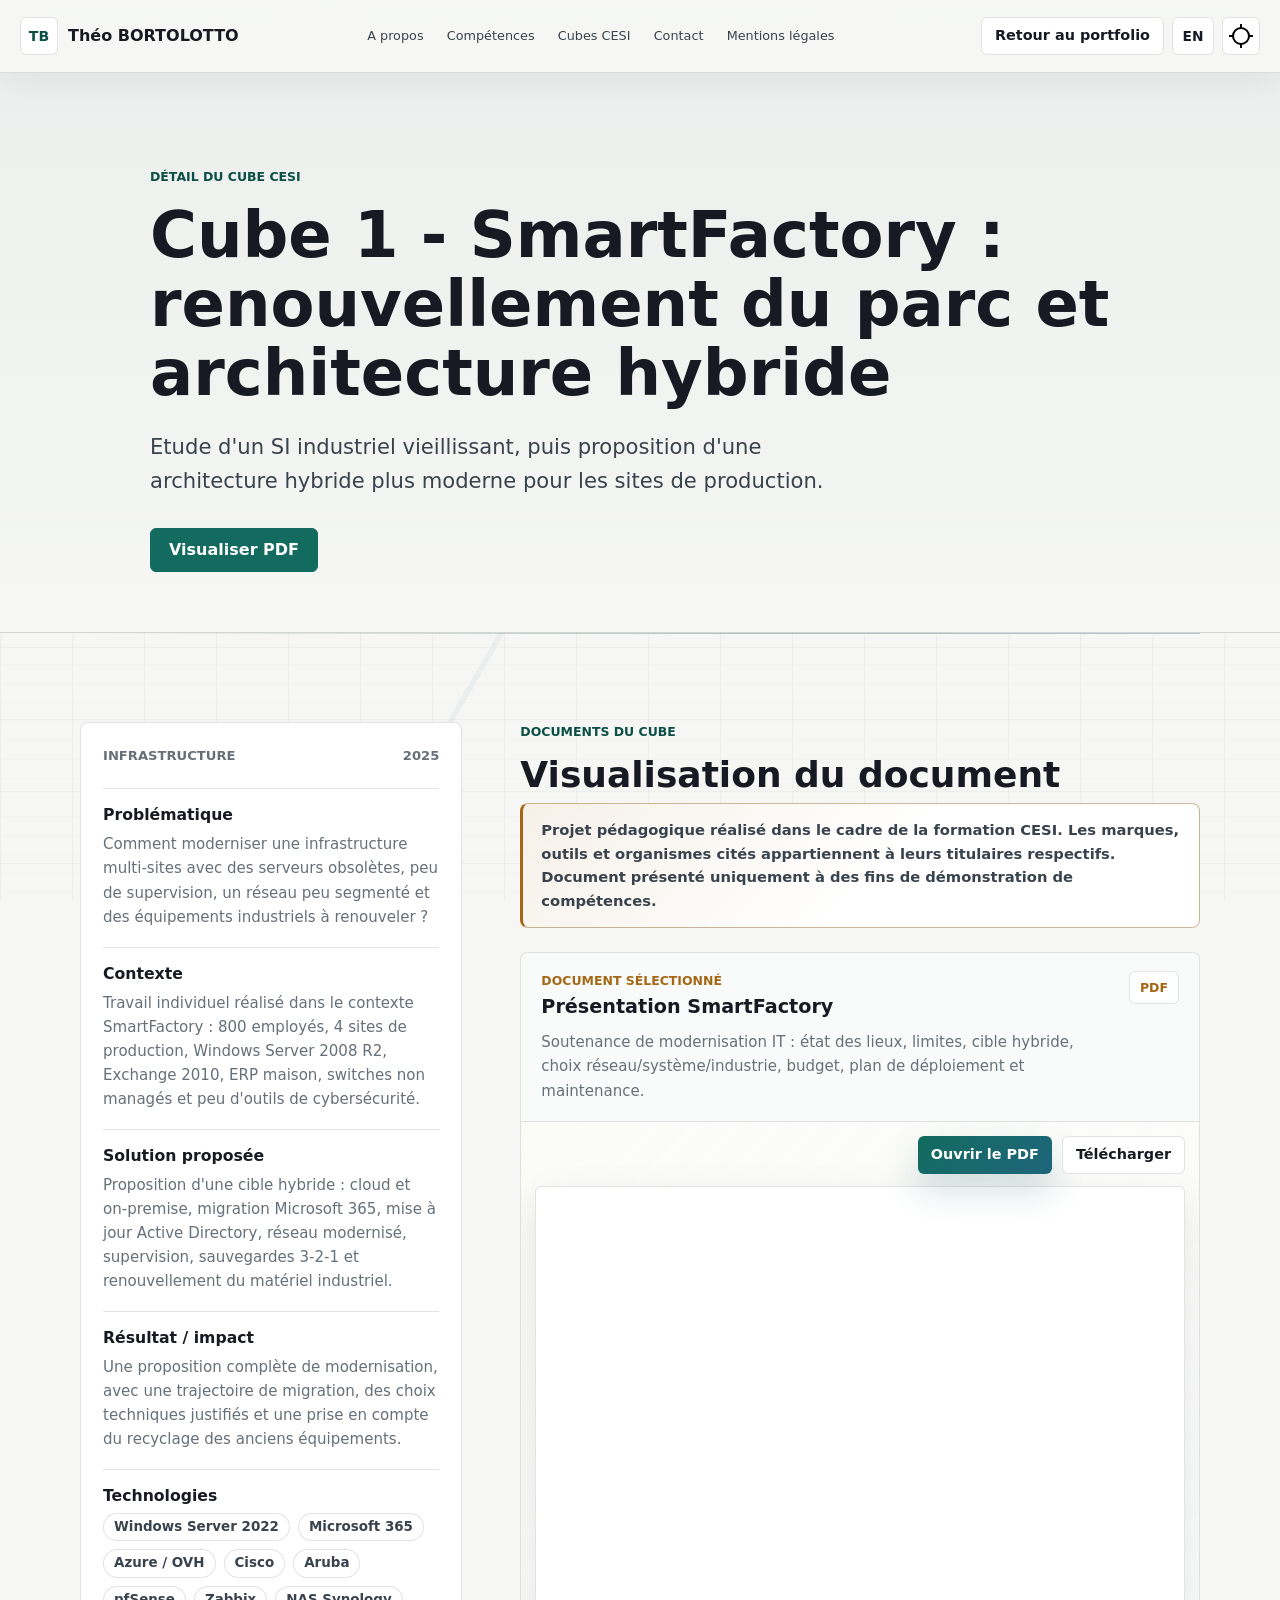
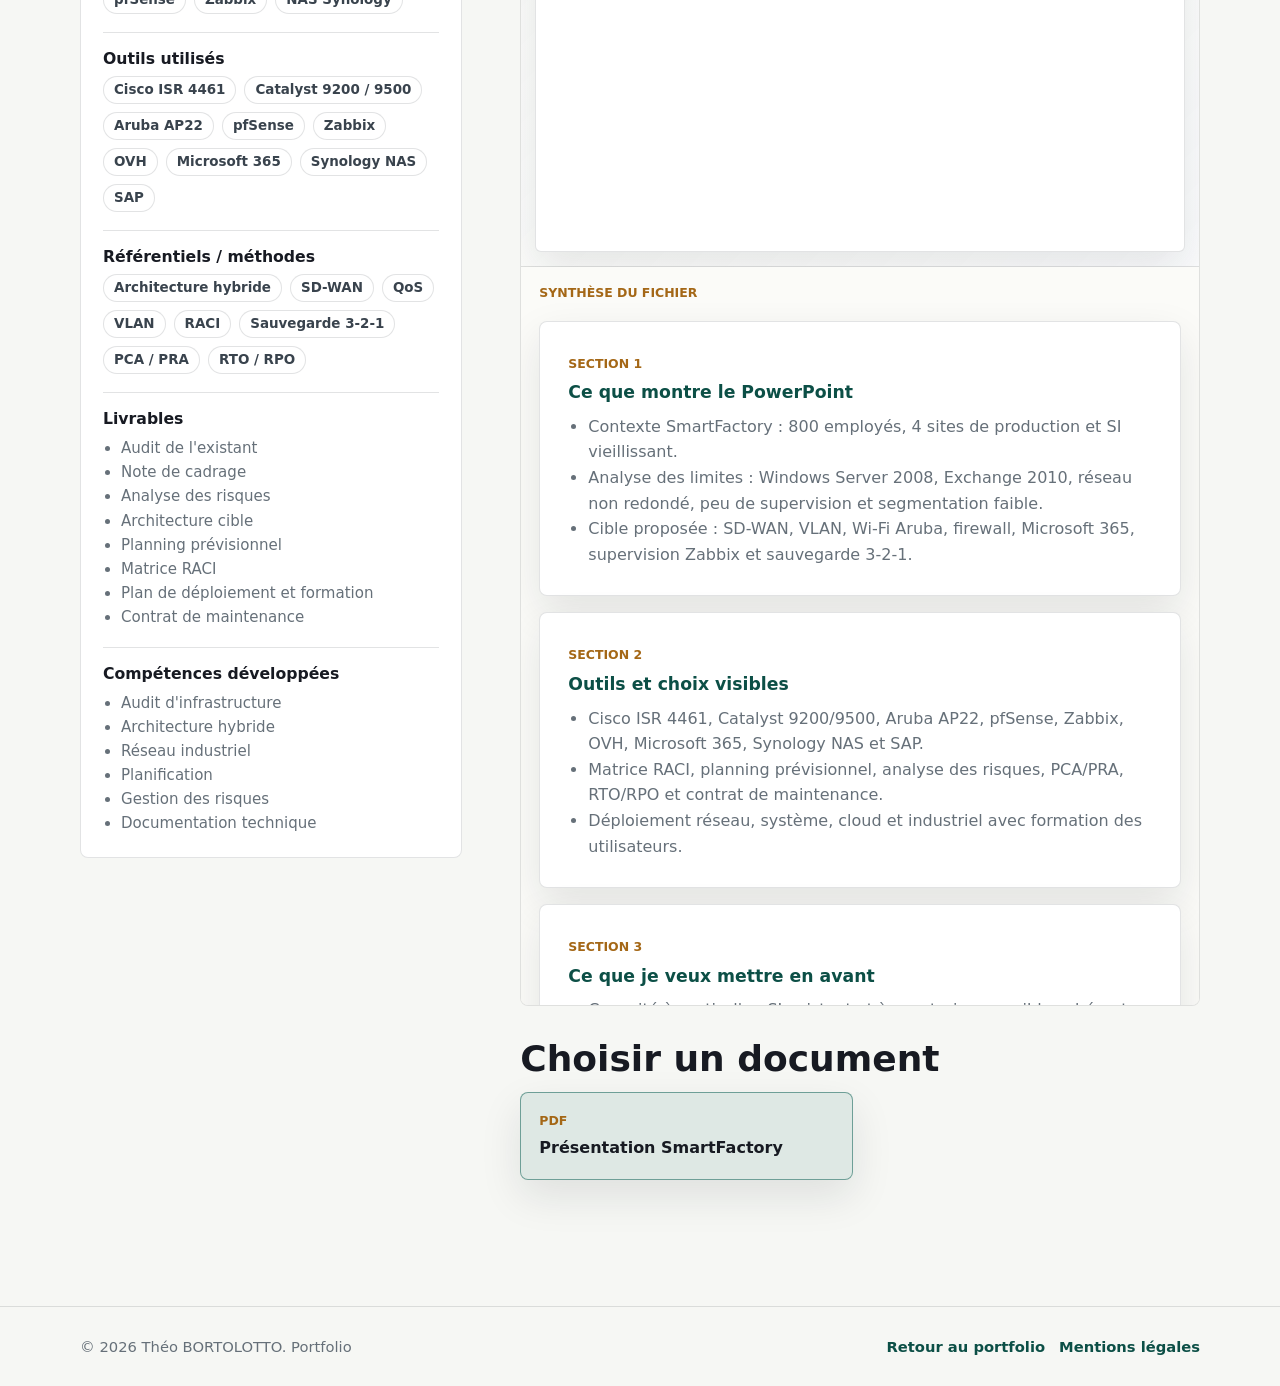
<file: cube.html>
<!doctype html>
<html lang="fr">
  <head>
    <meta charset="utf-8">
    <meta name="viewport" content="width=device-width, initial-scale=1">
    <meta
      name="description"
      content="Détail d'un Cube CESI de Théo BORTOLOTTO avec documents, livrables et aperçu du contenu."
    >
    <meta property="og:type" content="website">
    <meta property="og:locale" content="fr_FR">
    <meta property="og:site_name" content="Portfolio Théo BORTOLOTTO">
    <meta property="og:title" content="Cube CESI | Théo BORTOLOTTO">
    <meta property="og:description" content="Détail d'un projet CESI : contexte, livrables, documents et compétences techniques.">
    <meta property="og:url" content="https://yggdrasil57.github.io/portfolio/cube.html">
    <meta property="og:image" content="https://yggdrasil57.github.io/portfolio/assets/social-preview.png">
    <meta property="og:image:secure_url" content="https://yggdrasil57.github.io/portfolio/assets/social-preview.png">
    <meta property="og:image:type" content="image/png">
    <meta property="og:image:width" content="1200">
    <meta property="og:image:height" content="630">
    <meta property="og:image:alt" content="Portfolio de Théo BORTOLOTTO, administrateur systèmes et réseaux.">
    <meta name="twitter:card" content="summary_large_image">
    <meta name="twitter:title" content="Cube CESI | Théo BORTOLOTTO">
    <meta name="twitter:description" content="Contexte, livrables, documents et compétences techniques.">
    <meta name="twitter:image" content="https://yggdrasil57.github.io/portfolio/assets/social-preview.png">
    <meta http-equiv="Content-Security-Policy" content="default-src 'self'; base-uri 'self'; object-src 'none'; frame-src 'self'; img-src 'self' data:; script-src 'self'; style-src 'self'; form-action 'none'; upgrade-insecure-requests">
    <meta name="referrer" content="strict-origin-when-cross-origin">
    <meta http-equiv="Permissions-Policy" content="camera=(), microphone=(), geolocation=(), payment=()">
    <meta name="theme-color" content="#f7f8f7">
    <title>Cube CESI | Théo BORTOLOTTO</title>
    <link rel="image_src" href="assets/social-preview.png">
    <link rel="icon" href="assets/profile-placeholder.svg" type="image/svg+xml">
    <link rel="stylesheet" href="styles.css">
    <script src="data.js" defer></script>
    <script src="cube-detail.js" defer></script>
  </head>
  <body>
    <a class="skip-link" href="#main">Aller au contenu</a>

    <header class="site-header is-scrolled" data-header>
      <nav class="nav container" aria-label="Navigation principale">
        <a class="brand" href="index.html#accueil" aria-label="Retour à l'accueil">
          <span class="brand-mark" data-profile="initials">TB</span>
          <span class="brand-text" data-profile="name">Théo BORTOLOTTO</span>
        </a>

        <div class="nav-panel nav-panel-detail">
          <a href="index.html#apropos" data-i18n="navAbout">A propos</a>
          <a href="index.html#competences" data-i18n="navSkills">Compétences</a>
          <a href="index.html#cubes" data-i18n="navCubes">Cubes CESI</a>
          <a href="index.html#contact" data-i18n="navContact">Contact</a>
          <a href="mentions-legales.html" data-i18n="legalLink">Mentions légales</a>
        </div>

        <div class="nav-actions">
          <a class="btn btn-small btn-secondary" href="index.html#cubes" data-i18n="cubePageBack">Retour au portfolio</a>
          <button
            class="language-toggle"
            type="button"
            aria-label="Switch to English"
            data-language-toggle
          >
            EN
          </button>
          <button
            class="icon-button"
            type="button"
            aria-label="Activer le mode sombre"
            data-theme-toggle
            data-i18n-aria="darkMode"
          >
            <span class="theme-glyph" aria-hidden="true"></span>
          </button>
        </div>
      </nav>
    </header>

    <main id="main" class="cube-page">
      <section class="cube-detail-hero">
        <div class="container cube-detail-hero-inner">
          <p class="eyebrow" data-i18n="cubePageEyebrow">Détail du Cube CESI</p>
          <h1 id="cube-detail-title">Cube CESI</h1>
          <p class="hero-lead" id="cube-detail-summary"></p>
          <div class="cube-detail-actions" id="cube-document-actions"></div>
        </div>
      </section>

      <section class="section">
        <div class="container cube-detail-layout">
          <aside class="cube-detail-sidebar" aria-label="Résumé du cube">
            <div class="detail-panel" id="cube-detail-meta"></div>
          </aside>

          <div class="cube-detail-main">
            <section class="document-section" aria-labelledby="document-viewer-title">
              <div class="document-heading">
                <div>
                  <p class="eyebrow" data-i18n="cubeDocumentsTitle">Documents du cube</p>
                  <h2 id="document-viewer-title" data-i18n="cubeViewerTitle">Visualisation du document</h2>
                </div>
              </div>
              <p class="legal-note legal-note-compact" data-i18n="cesiDisclaimer">
                Projet pédagogique réalisé dans le cadre de la formation CESI. Les marques, outils et organismes cités appartiennent à leurs titulaires respectifs. Document présenté uniquement à des fins de démonstration de compétences.
              </p>
              <div class="document-viewer" id="document-viewer"></div>
            </section>

            <section class="document-section" aria-labelledby="document-list-title">
              <div class="document-heading">
                <h2 id="document-list-title" data-i18n="cubeDownloadTitle">Choisir un document</h2>
              </div>
              <div class="document-list" id="document-list"></div>
            </section>
          </div>
        </div>
      </section>
    </main>

    <footer class="site-footer">
      <div class="container footer-inner">
        <p>© <span data-current-year></span> <span data-profile="name">Théo BORTOLOTTO</span>. <span data-i18n="footerSuffix">Portfolio</span></p>
        <div class="footer-links">
          <a href="index.html#cubes" data-i18n="cubePageBack">Retour au portfolio</a>
          <a href="mentions-legales.html" data-i18n="legalLink">Mentions légales</a>
        </div>
      </div>
    </footer>
  </body>
</html>
</file>
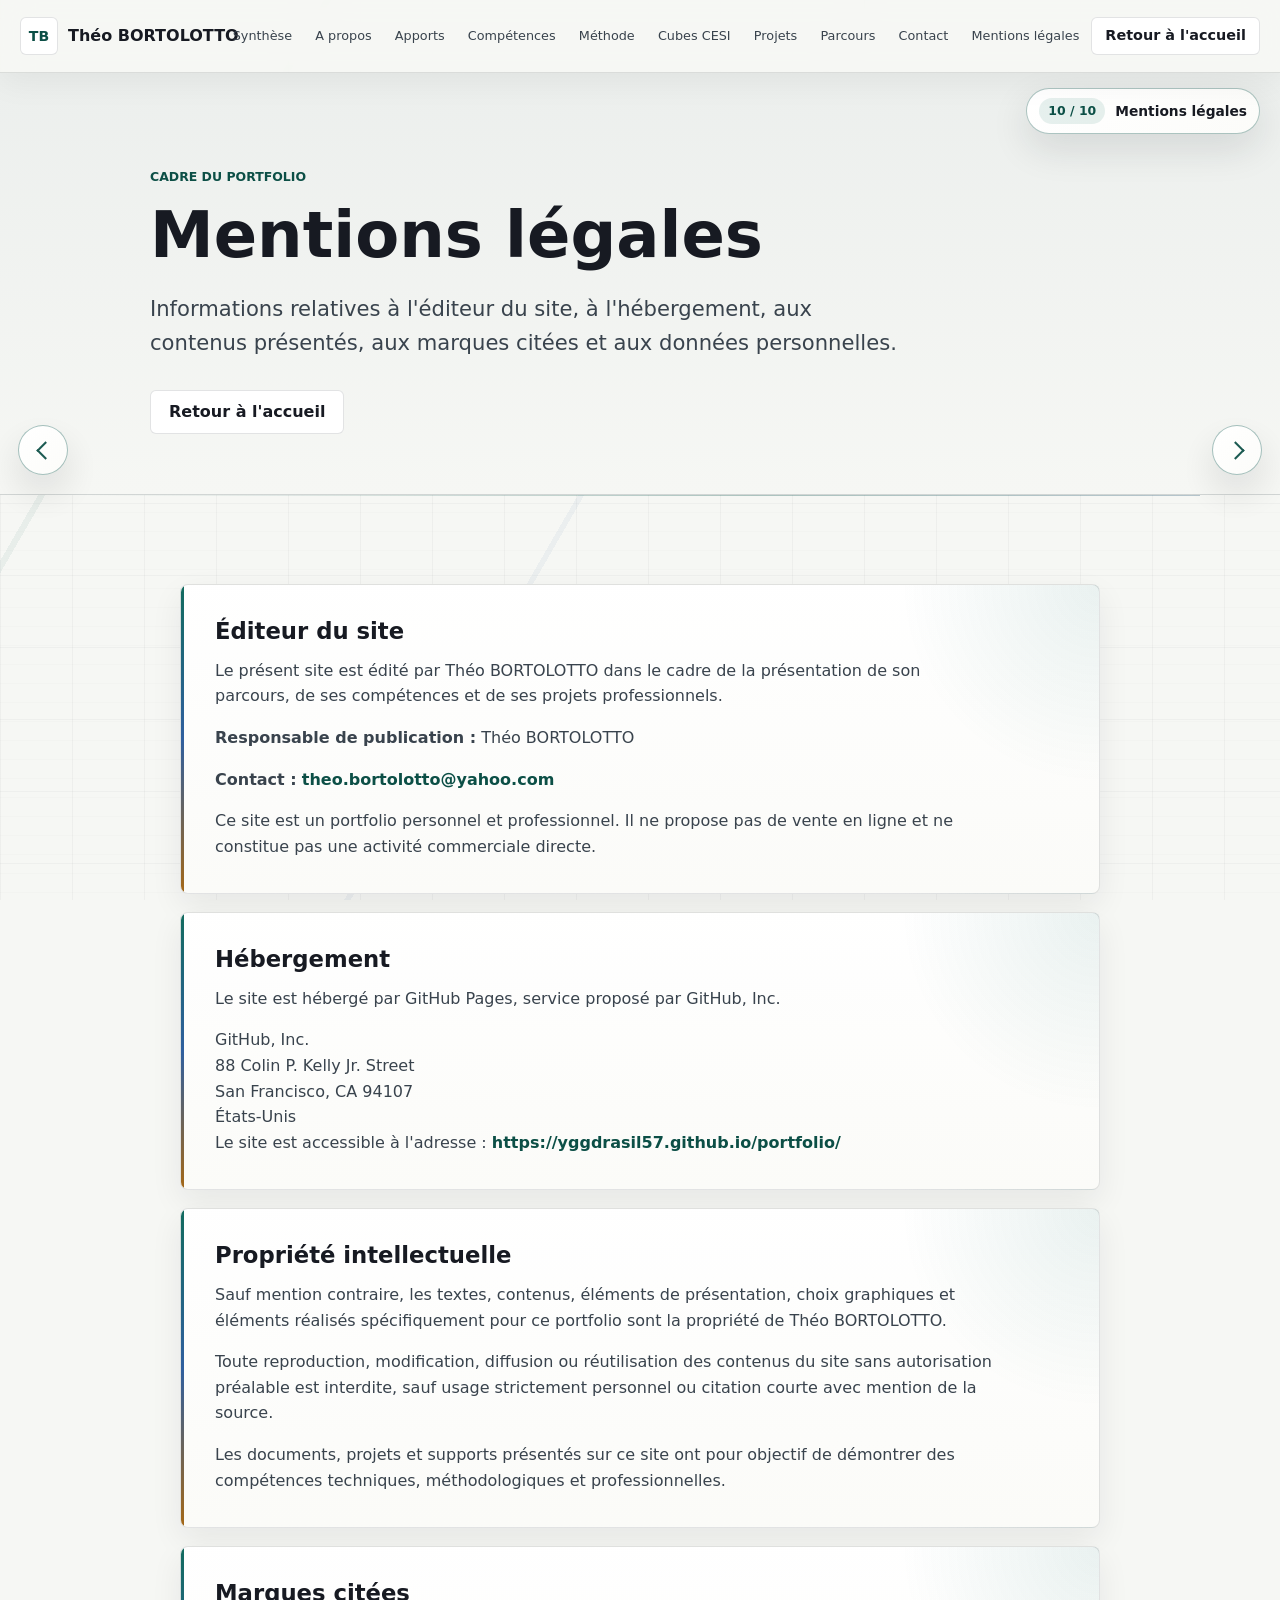
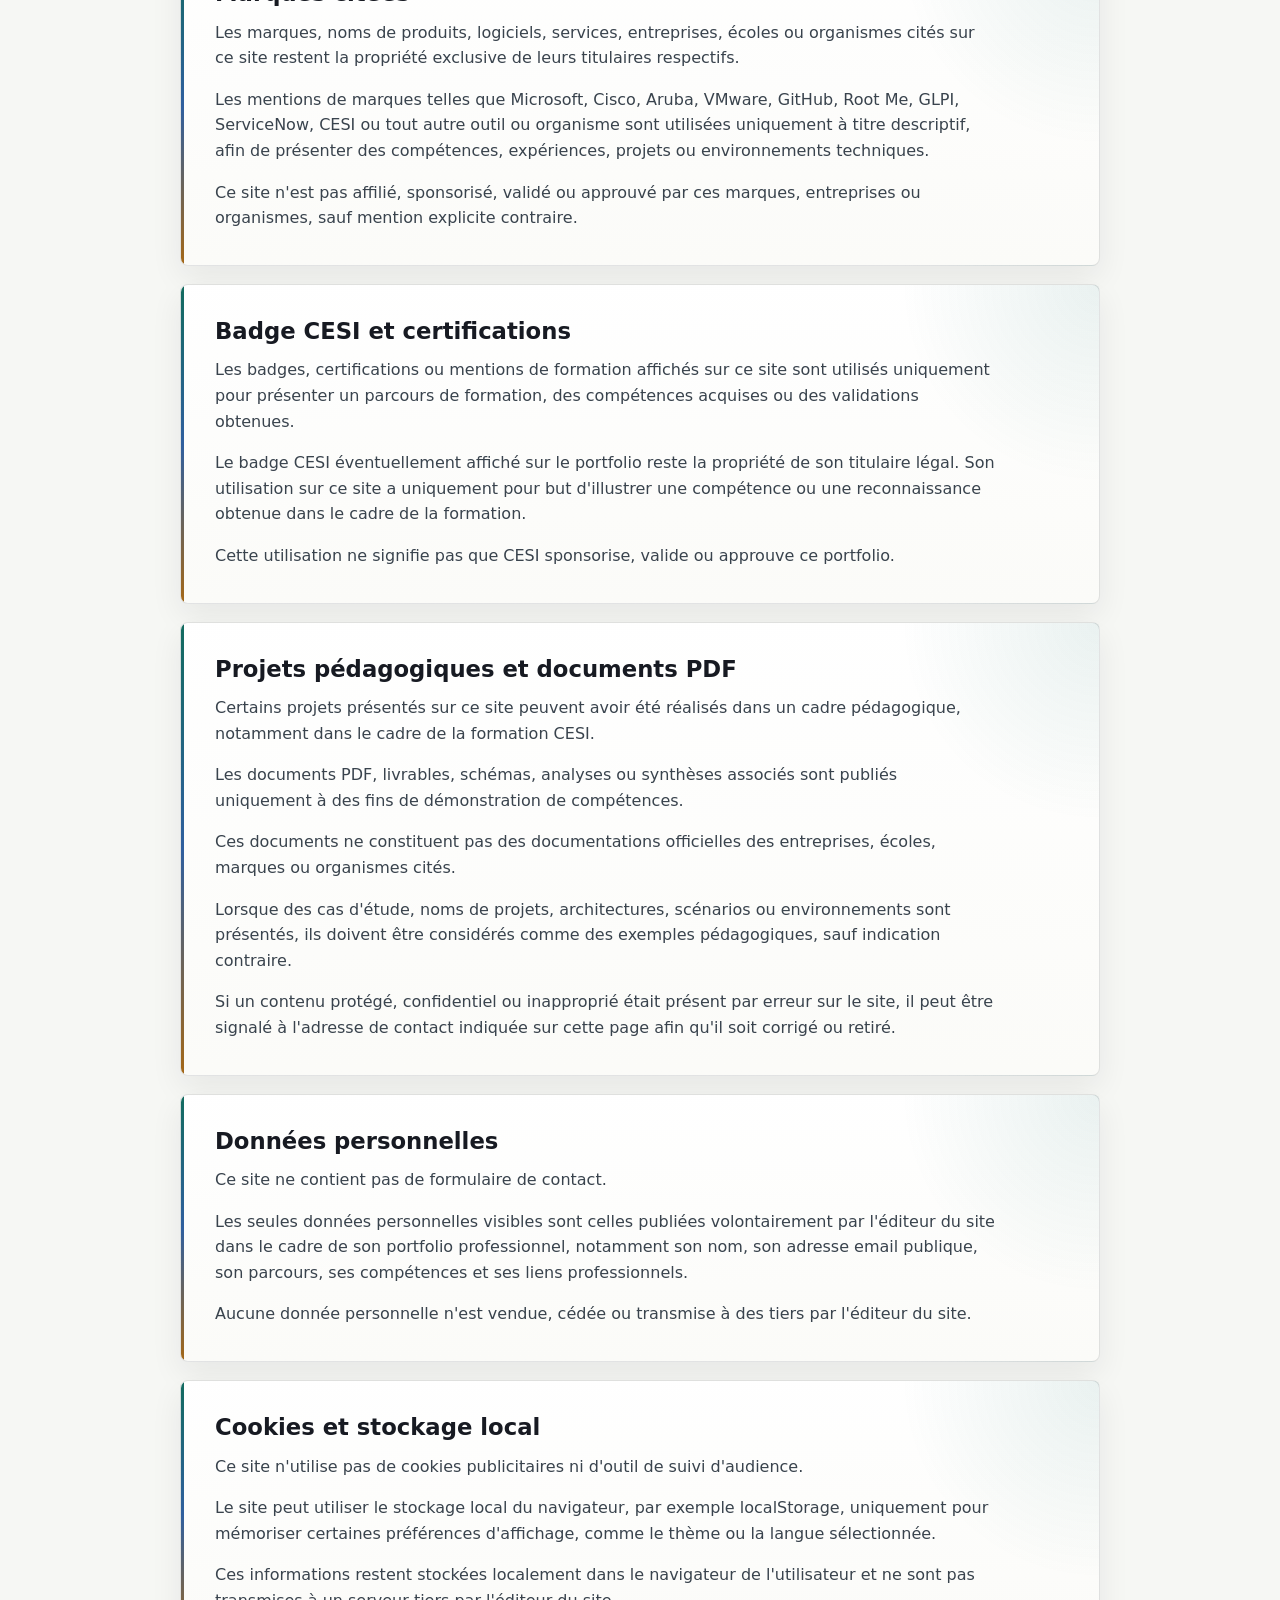
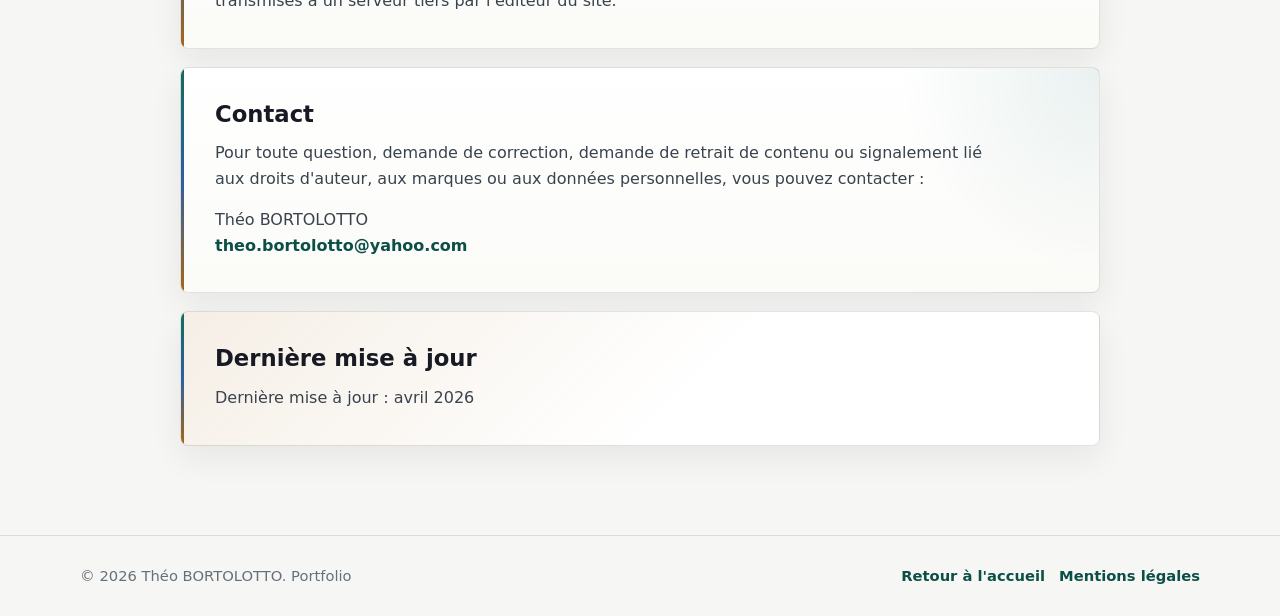
<file: mentions-legales.html>
<!doctype html>
<html lang="fr">
  <head>
    <meta charset="utf-8">
    <meta name="viewport" content="width=device-width, initial-scale=1">
    <meta
      name="description"
      content="Mentions légales du portfolio de Théo BORTOLOTTO : éditeur, hébergement, propriété intellectuelle, marques, certifications et données personnelles."
    >
    <meta property="og:type" content="website">
    <meta property="og:locale" content="fr_FR">
    <meta property="og:site_name" content="Portfolio Théo BORTOLOTTO">
    <meta property="og:title" content="Mentions légales | Théo BORTOLOTTO">
    <meta property="og:description" content="Informations légales, droits d'auteur, marques citées, projets pédagogiques, PDF et données personnelles.">
    <meta property="og:url" content="https://yggdrasil57.github.io/portfolio/mentions-legales.html">
    <meta property="og:image" content="https://yggdrasil57.github.io/portfolio/assets/social-preview.png">
    <meta property="og:image:secure_url" content="https://yggdrasil57.github.io/portfolio/assets/social-preview.png">
    <meta property="og:image:type" content="image/png">
    <meta property="og:image:width" content="1200">
    <meta property="og:image:height" content="630">
    <meta property="og:image:alt" content="Portfolio de Théo BORTOLOTTO, administrateur systèmes et réseaux.">
    <meta name="twitter:card" content="summary_large_image">
    <meta name="twitter:title" content="Mentions légales | Théo BORTOLOTTO">
    <meta name="twitter:description" content="Informations légales du portfolio professionnel de Théo BORTOLOTTO.">
    <meta name="twitter:image" content="https://yggdrasil57.github.io/portfolio/assets/social-preview.png">
    <meta http-equiv="Content-Security-Policy" content="default-src 'self'; base-uri 'self'; object-src 'none'; frame-src 'self'; img-src 'self' data:; script-src 'self'; style-src 'self'; form-action 'none'; upgrade-insecure-requests">
    <meta name="referrer" content="strict-origin-when-cross-origin">
    <meta http-equiv="Permissions-Policy" content="camera=(), microphone=(), geolocation=(), payment=()">
    <meta name="theme-color" content="#f7f8f7">
    <title>Mentions légales | Théo BORTOLOTTO</title>
    <link rel="image_src" href="assets/social-preview.png">
    <link rel="icon" href="assets/profile-placeholder.svg" type="image/svg+xml">
    <link rel="stylesheet" href="styles.css">
  </head>
  <body>
    <a class="skip-link" href="#main">Aller au contenu</a>

    <header class="site-header is-scrolled">
      <nav class="nav container" aria-label="Navigation principale">
        <a class="brand" href="index.html#accueil" aria-label="Retour à l'accueil">
          <span class="brand-mark">TB</span>
          <span class="brand-text">Théo BORTOLOTTO</span>
        </a>

        <div class="nav-panel nav-panel-detail">
          <a href="index.html#accueil">Synthèse</a>
          <a href="index.html#apropos">A propos</a>
          <a href="index.html#apports">Apports</a>
          <a href="index.html#competences">Compétences</a>
          <a href="index.html#profil-plus">Méthode</a>
          <a href="index.html#cubes">Cubes CESI</a>
          <a href="index.html#projets">Projets</a>
          <a href="index.html#parcours">Parcours</a>
          <a href="index.html#contact">Contact</a>
          <a href="mentions-legales.html" aria-current="page">Mentions légales</a>
        </div>

        <div class="nav-actions">
          <a class="btn btn-small btn-secondary" href="index.html#accueil">Retour à l'accueil</a>
        </div>
      </nav>
    </header>

    <main id="main" class="legal-page">
      <section class="cube-detail-hero legal-hero">
        <div class="container cube-detail-hero-inner">
          <p class="eyebrow">Cadre du portfolio</p>
          <h1>Mentions légales</h1>
          <p class="hero-lead">
            Informations relatives à l'éditeur du site, à l'hébergement, aux contenus présentés, aux marques citées et aux données personnelles.
          </p>
          <div class="cube-detail-actions">
            <a class="btn btn-secondary" href="index.html#accueil">Retour à l'accueil</a>
          </div>
        </div>
      </section>

      <section class="section">
        <div class="container legal-layout">
          <article class="legal-document">
            <section class="legal-block" aria-labelledby="legal-editor">
              <h2 id="legal-editor">Éditeur du site</h2>
              <p>
                Le présent site est édité par Théo BORTOLOTTO dans le cadre de la présentation de son parcours, de ses compétences et de ses projets professionnels.
              </p>
              <p><strong>Responsable de publication :</strong> Théo BORTOLOTTO</p>
              <p><strong>Contact :</strong> <a href="mailto:theo.bortolotto@yahoo.com">theo.bortolotto@yahoo.com</a></p>
              <p>
                Ce site est un portfolio personnel et professionnel. Il ne propose pas de vente en ligne et ne constitue pas une activité commerciale directe.
              </p>
            </section>

            <section class="legal-block" aria-labelledby="legal-hosting">
              <h2 id="legal-hosting">Hébergement</h2>
              <p>Le site est hébergé par GitHub Pages, service proposé par GitHub, Inc.</p>
              <address>
                GitHub, Inc.<br>
                88 Colin P. Kelly Jr. Street<br>
                San Francisco, CA 94107<br>
                États-Unis
              </address>
              <p>
                Le site est accessible à l'adresse :
                <a href="https://yggdrasil57.github.io/portfolio/">https://yggdrasil57.github.io/portfolio/</a>
              </p>
            </section>

            <section class="legal-block" aria-labelledby="legal-ip">
              <h2 id="legal-ip">Propriété intellectuelle</h2>
              <p>
                Sauf mention contraire, les textes, contenus, éléments de présentation, choix graphiques et éléments réalisés spécifiquement pour ce portfolio sont la propriété de Théo BORTOLOTTO.
              </p>
              <p>
                Toute reproduction, modification, diffusion ou réutilisation des contenus du site sans autorisation préalable est interdite, sauf usage strictement personnel ou citation courte avec mention de la source.
              </p>
              <p>
                Les documents, projets et supports présentés sur ce site ont pour objectif de démontrer des compétences techniques, méthodologiques et professionnelles.
              </p>
            </section>

            <section class="legal-block" aria-labelledby="legal-brands">
              <h2 id="legal-brands">Marques citées</h2>
              <p>
                Les marques, noms de produits, logiciels, services, entreprises, écoles ou organismes cités sur ce site restent la propriété exclusive de leurs titulaires respectifs.
              </p>
              <p>
                Les mentions de marques telles que Microsoft, Cisco, Aruba, VMware, GitHub, Root Me, GLPI, ServiceNow, CESI ou tout autre outil ou organisme sont utilisées uniquement à titre descriptif, afin de présenter des compétences, expériences, projets ou environnements techniques.
              </p>
              <p>
                Ce site n'est pas affilié, sponsorisé, validé ou approuvé par ces marques, entreprises ou organismes, sauf mention explicite contraire.
              </p>
            </section>

            <section class="legal-block" aria-labelledby="legal-badge">
              <h2 id="legal-badge">Badge CESI et certifications</h2>
              <p>
                Les badges, certifications ou mentions de formation affichés sur ce site sont utilisés uniquement pour présenter un parcours de formation, des compétences acquises ou des validations obtenues.
              </p>
              <p>
                Le badge CESI éventuellement affiché sur le portfolio reste la propriété de son titulaire légal. Son utilisation sur ce site a uniquement pour but d'illustrer une compétence ou une reconnaissance obtenue dans le cadre de la formation.
              </p>
              <p>Cette utilisation ne signifie pas que CESI sponsorise, valide ou approuve ce portfolio.</p>
            </section>

            <section class="legal-block" aria-labelledby="legal-pdf">
              <h2 id="legal-pdf">Projets pédagogiques et documents PDF</h2>
              <p>
                Certains projets présentés sur ce site peuvent avoir été réalisés dans un cadre pédagogique, notamment dans le cadre de la formation CESI.
              </p>
              <p>
                Les documents PDF, livrables, schémas, analyses ou synthèses associés sont publiés uniquement à des fins de démonstration de compétences.
              </p>
              <p>Ces documents ne constituent pas des documentations officielles des entreprises, écoles, marques ou organismes cités.</p>
              <p>
                Lorsque des cas d'étude, noms de projets, architectures, scénarios ou environnements sont présentés, ils doivent être considérés comme des exemples pédagogiques, sauf indication contraire.
              </p>
              <p>
                Si un contenu protégé, confidentiel ou inapproprié était présent par erreur sur le site, il peut être signalé à l'adresse de contact indiquée sur cette page afin qu'il soit corrigé ou retiré.
              </p>
            </section>

            <section class="legal-block" aria-labelledby="legal-data">
              <h2 id="legal-data">Données personnelles</h2>
              <p>Ce site ne contient pas de formulaire de contact.</p>
              <p>
                Les seules données personnelles visibles sont celles publiées volontairement par l'éditeur du site dans le cadre de son portfolio professionnel, notamment son nom, son adresse email publique, son parcours, ses compétences et ses liens professionnels.
              </p>
              <p>Aucune donnée personnelle n'est vendue, cédée ou transmise à des tiers par l'éditeur du site.</p>
            </section>

            <section class="legal-block" aria-labelledby="legal-storage">
              <h2 id="legal-storage">Cookies et stockage local</h2>
              <p>Ce site n'utilise pas de cookies publicitaires ni d'outil de suivi d'audience.</p>
              <p>
                Le site peut utiliser le stockage local du navigateur, par exemple localStorage, uniquement pour mémoriser certaines préférences d'affichage, comme le thème ou la langue sélectionnée.
              </p>
              <p>
                Ces informations restent stockées localement dans le navigateur de l'utilisateur et ne sont pas transmises à un serveur tiers par l'éditeur du site.
              </p>
            </section>

            <section class="legal-block" aria-labelledby="legal-contact">
              <h2 id="legal-contact">Contact</h2>
              <p>
                Pour toute question, demande de correction, demande de retrait de contenu ou signalement lié aux droits d'auteur, aux marques ou aux données personnelles, vous pouvez contacter :
              </p>
              <p>
                Théo BORTOLOTTO<br>
                <a href="mailto:theo.bortolotto@yahoo.com">theo.bortolotto@yahoo.com</a>
              </p>
            </section>

            <section class="legal-block legal-update" aria-labelledby="legal-update">
              <h2 id="legal-update">Dernière mise à jour</h2>
              <p>Dernière mise à jour : avril 2026</p>
            </section>
          </article>
        </div>
      </section>
    </main>

    <nav class="section-nav section-nav-legal" aria-label="Navigation entre sections">
      <a class="section-nav-button section-nav-button-prev" href="index.html#contact" aria-label="Section précédente">
        <span class="section-nav-arrow" aria-hidden="true"></span>
        <span class="section-nav-tooltip">Section précédente</span>
      </a>
      <div class="section-nav-status" aria-live="polite" aria-atomic="true">
        <span>10 / 10</span>
        <strong>Mentions légales</strong>
      </div>
      <a class="section-nav-button section-nav-button-next" href="index.html#accueil" aria-label="Section suivante">
        <span class="section-nav-arrow" aria-hidden="true"></span>
        <span class="section-nav-tooltip">Section suivante</span>
      </a>
    </nav>

    <footer class="site-footer">
      <div class="container footer-inner">
        <p>© 2026 Théo BORTOLOTTO. Portfolio</p>
        <div class="footer-links">
          <a href="index.html#accueil">Retour à l'accueil</a>
          <a href="mentions-legales.html" aria-current="page">Mentions légales</a>
        </div>
      </div>
    </footer>
  </body>
</html>
</file>
<file: styles.css>
:root {
  color-scheme: light;
  --scroll-progress: 0;
  --bg: #f6f7f4;
  --bg-soft: #ecefed;
  --surface: #ffffff;
  --surface-strong: #fbfbf8;
  --text: #171a22;
  --muted: #667079;
  --muted-strong: #39434d;
  --line: rgba(23, 26, 34, 0.12);
  --line-strong: rgba(23, 26, 34, 0.22);
  --accent: #126b5e;
  --accent-strong: #0c4f46;
  --accent-soft: rgba(18, 107, 94, 0.1);
  --blue: #2f5f9f;
  --blue-soft: rgba(47, 95, 159, 0.1);
  --coral: #b74a42;
  --coral-soft: rgba(183, 74, 66, 0.1);
  --gold: #a46716;
  --gold-soft: rgba(164, 103, 22, 0.12);
  --shadow: 0 24px 70px rgba(24, 31, 38, 0.14);
  --shadow-soft: 0 16px 42px rgba(24, 31, 38, 0.1);
  --radius: 8px;
  --radius-sm: 6px;
  --container: min(1120px, calc(100% - 40px));
  --header-height: 72px;
  font-family:
    Inter, ui-sans-serif, system-ui, -apple-system, BlinkMacSystemFont, "Segoe UI", sans-serif;
}

:root[data-theme="dark"] {
  color-scheme: dark;
  --bg: #121417;
  --bg-soft: #1a1f23;
  --surface: #181c20;
  --surface-strong: #20262b;
  --text: #f2f4f1;
  --muted: #abb6bd;
  --muted-strong: #d4dde2;
  --line: rgba(242, 244, 241, 0.13);
  --line-strong: rgba(242, 244, 241, 0.24);
  --accent: #74cbbb;
  --accent-strong: #a1e3d7;
  --accent-soft: rgba(116, 203, 187, 0.13);
  --blue: #8fb7ff;
  --blue-soft: rgba(143, 183, 255, 0.12);
  --coral: #ff9288;
  --coral-soft: rgba(255, 146, 136, 0.12);
  --gold: #e0b05d;
  --gold-soft: rgba(224, 176, 93, 0.14);
  --shadow: 0 24px 80px rgba(0, 0, 0, 0.32);
  --shadow-soft: 0 18px 52px rgba(0, 0, 0, 0.24);
}

* {
  box-sizing: border-box;
}

html {
  scroll-behavior: smooth;
  scroll-padding-top: calc(var(--header-height) + 20px);
}

body {
  position: relative;
  min-width: 320px;
  margin: 0;
  overflow-x: hidden;
  background: var(--bg);
  color: var(--text);
  font-family: inherit;
  line-height: 1.6;
  text-rendering: optimizeLegibility;
  isolation: isolate;
}

body::before {
  position: fixed;
  inset: 0;
  z-index: 0;
  content: "";
  pointer-events: none;
  background:
    linear-gradient(120deg, transparent 0 18%, color-mix(in srgb, var(--accent) 10%, transparent) 18% 18.4%, transparent 18.4% 48%, color-mix(in srgb, var(--blue) 9%, transparent) 48% 48.35%, transparent 48.35% 100%),
    linear-gradient(90deg, color-mix(in srgb, var(--line) 56%, transparent) 1px, transparent 1px) 0 0 / 72px 72px,
    linear-gradient(0deg, color-mix(in srgb, var(--line) 44%, transparent) 1px, transparent 1px) 0 0 / 72px 72px;
  opacity: 0.58;
  transform: translateZ(0);
  animation: pageBlueprint 28s linear infinite alternate;
}

body::after {
  position: fixed;
  inset: 0;
  z-index: 0;
  content: "";
  pointer-events: none;
  background:
    linear-gradient(180deg, transparent 0 28%, color-mix(in srgb, var(--accent) 7%, transparent) 28% 28.12%, transparent 28.12% 100%),
    repeating-linear-gradient(180deg, transparent 0 18px, color-mix(in srgb, var(--text) 3%, transparent) 18px 19px);
  opacity: 0.45;
  animation: pageScan 9s ease-in-out infinite;
}

.site-header,
main,
.site-footer,
.section-nav,
.back-to-top,
.cube-dialog {
  position: relative;
  z-index: 1;
}

img,
svg {
  display: block;
  max-width: 100%;
}

a {
  color: inherit;
  text-decoration: none;
}

button,
input,
textarea {
  font: inherit;
}

button {
  cursor: pointer;
}

::selection {
  background: var(--accent);
  color: #ffffff;
}

.container {
  width: var(--container);
  margin-inline: auto;
}

.site-header .container {
  width: min(1680px, calc(100% - 40px));
}

.skip-link {
  position: fixed;
  top: 12px;
  left: 12px;
  z-index: 100;
  padding: 10px 14px;
  border-radius: var(--radius-sm);
  background: var(--text);
  color: var(--bg);
  transform: translateY(-160%);
  transition: transform 180ms ease;
}

.skip-link:focus {
  transform: translateY(0);
}

.site-header {
  position: sticky;
  top: 0;
  z-index: 50;
  min-height: var(--header-height);
  border-bottom: 1px solid transparent;
  backdrop-filter: blur(16px);
  transition: border-color 180ms ease, background 180ms ease, box-shadow 180ms ease;
}

.site-header::after {
  position: absolute;
  right: 0;
  bottom: -1px;
  left: 0;
  height: 2px;
  content: "";
  background: linear-gradient(90deg, var(--accent), var(--blue), var(--gold), var(--coral));
  transform: scaleX(var(--scroll-progress));
  transform-origin: left;
  opacity: 0.82;
}

.site-header.is-scrolled {
  border-color: var(--line);
  background: color-mix(in srgb, var(--bg) 88%, transparent);
  box-shadow: 0 10px 32px rgba(0, 0, 0, 0.05);
}

.nav {
  display: grid;
  grid-template-columns: max-content minmax(0, 1fr) auto;
  align-items: center;
  min-height: var(--header-height);
  column-gap: clamp(28px, 3.4vw, 52px);
}

.brand,
.nav-panel,
.nav-actions,
.hero-actions,
.project-links,
.footer-inner,
.footer-links,
.contact-links,
.tag-row,
.skill-tags,
.about-tags,
.filter-bar {
  display: flex;
  align-items: center;
}

.brand {
  flex: 0 0 auto;
  gap: 10px;
  font-weight: 750;
}

.brand-mark {
  position: relative;
  isolation: isolate;
  display: grid;
  width: 38px;
  height: 38px;
  place-items: center;
  border: 1px solid var(--line);
  border-radius: var(--radius-sm);
  background: var(--surface);
  color: var(--accent-strong);
  font-size: 0.88rem;
  letter-spacing: 0;
  box-shadow: 0 0 0 0 color-mix(in srgb, var(--accent) 0%, transparent);
  animation: brandPulse 5.4s ease-in-out infinite;
}

.brand-mark::after {
  position: absolute;
  inset: 6px;
  z-index: -1;
  content: "";
  border-radius: inherit;
  background: color-mix(in srgb, var(--accent) 15%, transparent);
  opacity: 0;
  transform: scale(0.72);
  transition: opacity 180ms ease, transform 180ms ease;
}

.brand:hover .brand-mark::after,
.brand:focus-visible .brand-mark::after {
  opacity: 1;
  transform: scale(1);
}

.brand-text {
  white-space: nowrap;
}

.nav-panel {
  justify-content: center;
  flex: 1 1 auto;
  flex-wrap: nowrap;
  margin-left: 0;
  min-width: 0;
  gap: clamp(6px, 0.72vw, 13px);
}

.nav-panel a {
  position: relative;
  flex: 0 0 auto;
  padding: 8px 7px;
  border-radius: var(--radius-sm);
  color: var(--muted-strong);
  font-size: clamp(0.8rem, 0.74vw, 0.9rem);
  line-height: 1;
  white-space: nowrap;
  transition: color 160ms ease, background 160ms ease;
}

.nav-panel a::after {
  position: absolute;
  right: 10px;
  bottom: 5px;
  left: 10px;
  height: 2px;
  content: "";
  border-radius: 999px;
  background: linear-gradient(90deg, var(--accent), var(--blue));
  transform: scaleX(0);
  transform-origin: left;
  transition: transform 220ms ease;
}

.nav-panel a:hover,
.nav-panel a:focus-visible,
.nav-panel a.is-active {
  background: var(--accent-soft);
  color: var(--accent-strong);
}

.nav-panel a:hover::after,
.nav-panel a:focus-visible::after,
.nav-panel a.is-active::after {
  transform: scaleX(1);
}

.nav-actions {
  flex: 0 0 auto;
  justify-content: flex-end;
  gap: 8px;
}

.nav-toggle {
  display: none;
  width: 42px;
  height: 42px;
  place-items: center;
  border: 1px solid var(--line);
  border-radius: var(--radius-sm);
  background: var(--surface);
  color: var(--text);
}

.nav-toggle span {
  display: block;
  width: 18px;
  height: 2px;
  margin: 3px 0;
  border-radius: 999px;
  background: currentColor;
}

.btn,
.icon-button,
.language-toggle,
.filter-button,
.text-button {
  border: 0;
  border-radius: var(--radius-sm);
  transition: transform 180ms ease, border-color 180ms ease, background 180ms ease, color 180ms ease, box-shadow 180ms ease;
}

.btn {
  position: relative;
  overflow: hidden;
  display: inline-flex;
  align-items: center;
  justify-content: center;
  min-height: 44px;
  padding: 0 18px;
  font-weight: 700;
}

.btn:not([data-profile-link="cv"])::before {
  position: absolute;
  inset: 0;
  content: "";
  background: linear-gradient(110deg, transparent 0 34%, rgba(255, 255, 255, 0.28) 46%, transparent 58% 100%);
  opacity: 0;
  transform: translateX(-85%);
  transition: opacity 180ms ease;
}

.btn:hover,
.icon-button:hover,
.filter-button:hover,
.text-button:hover {
  transform: translateY(-2px);
}

.btn:not([data-profile-link="cv"]):hover::before,
.btn:not([data-profile-link="cv"]):focus-visible::before {
  opacity: 1;
  animation: buttonSheen 900ms ease;
}

.btn-primary {
  background: linear-gradient(135deg, var(--accent), color-mix(in srgb, var(--blue) 46%, var(--accent)));
  color: #ffffff;
  box-shadow: 0 16px 34px rgba(23, 107, 98, 0.2);
}

.btn-primary:hover,
.btn-primary:focus-visible {
  background: var(--accent-strong);
}

.btn-secondary,
.btn-ghost {
  border: 1px solid var(--line);
  background: var(--surface);
  color: var(--text);
}

.btn-secondary:hover,
.btn-ghost:hover,
.btn-secondary:focus-visible,
.btn-ghost:focus-visible {
  border-color: var(--line-strong);
  box-shadow: var(--shadow-soft);
}

.btn-small {
  min-height: 38px;
  padding: 0 13px;
  font-size: 0.9rem;
}

.icon-button {
  position: relative;
  z-index: 2;
  display: grid;
  width: 38px;
  height: 38px;
  place-items: center;
  border: 1px solid var(--line);
  background: var(--surface);
  touch-action: manipulation;
}

.language-toggle {
  position: relative;
  z-index: 2;
  display: grid;
  min-width: 42px;
  height: 38px;
  place-items: center;
  border: 1px solid var(--line);
  background: var(--surface);
  color: var(--text);
  font-size: 0.86rem;
  font-weight: 850;
  touch-action: manipulation;
}

.language-toggle:hover,
.language-toggle:focus-visible {
  border-color: var(--accent);
  color: var(--accent-strong);
}

.theme-glyph {
  position: relative;
  width: 18px;
  height: 18px;
  border: 2px solid currentColor;
  border-radius: 50%;
}

.theme-glyph::before {
  position: absolute;
  inset: -5px;
  content: "";
  border-radius: inherit;
  background:
    linear-gradient(currentColor, currentColor) 50% 0 / 2px 4px no-repeat,
    linear-gradient(currentColor, currentColor) 50% 100% / 2px 4px no-repeat,
    linear-gradient(90deg, currentColor, currentColor) 0 50% / 4px 2px no-repeat,
    linear-gradient(90deg, currentColor, currentColor) 100% 50% / 4px 2px no-repeat;
}

:root[data-theme="dark"] .theme-glyph {
  border-color: currentColor;
  background: currentColor;
  box-shadow: inset 6px -3px 0 var(--surface);
}

:root[data-theme="dark"] .theme-glyph::before {
  opacity: 0;
}

.hero {
  position: relative;
  overflow: hidden;
  min-height: auto;
  padding: clamp(46px, 5vw, 70px) 0 clamp(38px, 5vw, 58px);
}

.hero::after {
  position: absolute;
  inset: 0;
  z-index: -1;
  content: "";
  background:
    linear-gradient(118deg, transparent 0 22%, rgba(47, 95, 159, 0.08) 22% 23%, transparent 23% 44%, rgba(18, 107, 94, 0.08) 44% 45%, transparent 45% 100%);
  opacity: 0.9;
  transform: translateX(-12%);
  animation: signalBands 16s ease-in-out infinite alternate;
}

.hero-field {
  position: absolute;
  inset: 0;
  z-index: -1;
  border-bottom: 1px solid var(--line);
  background:
    linear-gradient(135deg, rgba(18, 107, 94, 0.08) 0 1px, transparent 1px 54px),
    linear-gradient(90deg, rgba(47, 95, 159, 0.07) 0 1px, transparent 1px 72px),
    linear-gradient(180deg, var(--bg-soft) 0%, var(--bg) 82%);
  background-size: 54px 54px, 72px 72px, auto;
  animation: heroDrift 18s linear infinite alternate;
}

.hero-layout {
  display: grid;
  grid-template-columns: minmax(0, 0.88fr) minmax(430px, 0.92fr);
  align-items: center;
  gap: clamp(28px, 5vw, 70px);
}

.hero-copy {
  min-width: 0;
  max-width: 860px;
}

.eyebrow {
  margin: 0 0 14px;
  color: var(--accent-strong);
  font-size: 0.78rem;
  font-weight: 800;
  letter-spacing: 0;
  text-transform: uppercase;
}

h1,
h2,
h3,
p {
  margin-top: 0;
}

h1,
h2,
h3 {
  line-height: 1.08;
  letter-spacing: 0;
  overflow-wrap: normal;
}

h1 {
  margin-bottom: 22px;
  font-size: clamp(2.55rem, 5.25vw, 5.05rem);
  max-width: 950px;
}

h1 span {
  display: block;
}

h1 .hero-name {
  width: fit-content;
  color: transparent;
  background:
    linear-gradient(90deg, var(--text), color-mix(in srgb, var(--accent-strong) 70%, var(--text)), var(--text)) 0 0 / 220% 100%;
  -webkit-background-clip: text;
  background-clip: text;
  -webkit-text-fill-color: transparent;
  animation: titleFlow 9s ease-in-out infinite;
}

h1 .hero-name span {
  width: max-content;
  max-width: 100%;
  white-space: nowrap;
}

h1 .hero-last-name {
  font-size: clamp(2.35rem, 5.05vw, 4.95rem);
}

h1 > span:last-child {
  color: var(--muted);
  font-size: clamp(1.5rem, 3.2vw, 2.8rem);
  font-weight: 650;
}

h2 {
  margin-bottom: 18px;
  font-size: clamp(2rem, 4vw, 3.8rem);
}

h3 {
  font-size: 1.08rem;
}

.hero-lead {
  max-width: 680px;
  margin-bottom: 30px;
  color: var(--muted-strong);
  font-size: clamp(1.08rem, 2vw, 1.32rem);
}

.hero-actions {
  flex-wrap: wrap;
  gap: 12px;
  margin-bottom: 18px;
}

.search-card {
  position: relative;
  overflow: hidden;
  isolation: isolate;
  max-width: 690px;
  margin-bottom: 28px;
  padding: 18px;
  border: 1px solid var(--line);
  border-radius: var(--radius);
  background: color-mix(in srgb, var(--surface) 86%, transparent);
  box-shadow: 0 14px 36px rgba(23, 107, 98, 0.08);
}

.search-card::before {
  position: absolute;
  top: 0;
  right: 0;
  left: 0;
  height: 3px;
  content: "";
  background: linear-gradient(90deg, var(--accent), var(--blue), var(--gold));
}

.search-card::after {
  position: absolute;
  inset: 0;
  z-index: -1;
  content: "";
  background:
    radial-gradient(280px circle at var(--mx, 50%) var(--my, 0%), color-mix(in srgb, var(--accent) 16%, transparent), transparent 58%),
    linear-gradient(120deg, transparent, color-mix(in srgb, var(--blue) 8%, transparent), transparent);
  opacity: 0;
  transition: opacity 220ms ease;
}

.search-card:hover::after {
  opacity: 1;
}

.search-label {
  display: block;
  margin-bottom: 12px;
  color: var(--gold);
  font-size: 0.8rem;
  font-weight: 850;
  text-transform: uppercase;
}

.role-list {
  display: flex;
  flex-wrap: wrap;
  gap: 8px;
}

.role-list span {
  display: inline-flex;
  min-height: 31px;
  align-items: center;
  max-width: 100%;
  padding: 5px 10px;
  border: 1px solid color-mix(in srgb, var(--accent) 44%, var(--line));
  border-radius: 999px;
  background: var(--accent-soft);
  color: var(--accent-strong);
  font-size: 0.86rem;
  font-weight: 800;
  white-space: normal;
  transition: transform 180ms ease, border-color 180ms ease, background 180ms ease;
}

.role-list span:hover {
  transform: translateY(-2px);
  border-color: color-mix(in srgb, var(--accent) 72%, var(--line));
  background: color-mix(in srgb, var(--accent-soft) 82%, var(--surface));
}

.job-details {
  display: grid;
  grid-template-columns: repeat(3, minmax(0, 1fr));
  gap: 10px;
  margin: 16px 0 0;
}

.job-details div {
  padding-top: 12px;
  border-top: 1px solid var(--line);
}

.job-details dt {
  color: var(--muted);
  font-size: 0.78rem;
  font-weight: 750;
}

.job-details dd {
  margin: 3px 0 0;
  color: var(--text);
  font-size: 0.9rem;
  font-weight: 750;
}

.hero-metrics {
  display: none;
  grid-template-columns: repeat(auto-fit, minmax(170px, 1fr));
  gap: 10px;
  max-width: 460px;
  margin: 0;
}

.hero-metrics div {
  padding: 16px;
  border: 1px solid var(--line);
  border-radius: var(--radius);
  background: color-mix(in srgb, var(--surface) 88%, transparent);
  box-shadow: 0 10px 30px rgba(24, 31, 38, 0.06);
}

.hero-metrics dt {
  color: var(--accent-strong);
  font-size: 1.5rem;
  font-weight: 850;
  line-height: 1;
}

.hero-metrics dd {
  margin: 7px 0 0;
  color: var(--muted);
  font-size: 0.9rem;
}

html.has-page-routing .page-section.is-active-page {
  animation: pageEntrance 520ms cubic-bezier(0.19, 1, 0.22, 1) both;
}

html.has-page-routing .content-page.is-active-page {
  min-height: calc(100svh - var(--header-height) - 84px);
}

.portal-section {
  overflow: hidden;
  padding-top: clamp(40px, 5vw, 72px);
  background:
    linear-gradient(120deg, color-mix(in srgb, var(--surface) 78%, transparent), transparent 58%),
    color-mix(in srgb, var(--bg-soft) 54%, transparent);
}

.portal-layout {
  display: block;
}

.route-grid {
  display: grid;
  grid-template-columns: repeat(3, minmax(0, 1fr));
  gap: 14px;
  max-width: 1120px;
  margin-inline: auto;
}

.route-card {
  --route-color: var(--accent);
  --route-soft: var(--accent-soft);
  position: relative;
  overflow: hidden;
  isolation: isolate;
  display: grid;
  grid-template-columns: 38px 44px minmax(0, 1fr) 26px;
  gap: 12px;
  align-items: center;
  min-height: 152px;
  padding: clamp(16px, 2vw, 20px);
  border: 1px solid var(--line);
  border-radius: var(--radius);
  background:
    radial-gradient(260px circle at var(--mx, 50%) var(--my, 0%), color-mix(in srgb, var(--route-color) 16%, transparent), transparent 58%),
    linear-gradient(135deg, color-mix(in srgb, var(--surface) 92%, transparent), color-mix(in srgb, var(--surface-strong) 94%, transparent)),
    var(--surface);
  box-shadow: 0 12px 32px rgba(24, 31, 38, 0.07);
  transition: transform 220ms ease, border-color 220ms ease, box-shadow 220ms ease, background 220ms ease;
}

.route-card[data-route-tone="blue"] {
  --route-color: var(--blue);
  --route-soft: var(--blue-soft);
}

.route-card[data-route-tone="gold"] {
  --route-color: var(--gold);
  --route-soft: var(--gold-soft);
}

.route-card[data-route-tone="coral"] {
  --route-color: var(--coral);
  --route-soft: var(--coral-soft);
}

.route-card::before {
  position: absolute;
  inset: 0 auto 0 0;
  width: 3px;
  content: "";
  background: linear-gradient(180deg, var(--route-color), color-mix(in srgb, var(--route-color) 32%, transparent), var(--route-color)) 0 0 / 100% 180%;
  animation: routeTrace 5.8s ease-in-out infinite;
}

.route-card::after {
  position: absolute;
  right: 18px;
  bottom: 14px;
  z-index: -1;
  width: 120px;
  height: 120px;
  content: "";
  border: 1px solid color-mix(in srgb, var(--route-color) 24%, transparent);
  border-radius: 50%;
  opacity: 0.28;
  transform: translate(32%, 38%);
}

.route-card:hover,
.route-card:focus-visible,
.route-card.is-active {
  transform: translateY(-5px);
  border-color: color-mix(in srgb, var(--route-color) 52%, var(--line));
  box-shadow: 0 22px 48px rgba(24, 31, 38, 0.13);
}

.route-index {
  display: grid;
  width: 38px;
  height: 38px;
  place-items: center;
  border: 1px solid color-mix(in srgb, var(--route-color) 42%, var(--line));
  border-radius: var(--radius-sm);
  background: var(--route-soft);
  color: var(--route-color);
  font-size: 0.84rem;
  font-weight: 900;
}

.route-glyph {
  position: relative;
  overflow: hidden;
  display: grid;
  width: 44px;
  height: 44px;
  place-items: center;
  border: 1px solid color-mix(in srgb, var(--route-color) 38%, var(--line));
  border-radius: var(--radius-sm);
  background:
    linear-gradient(135deg, color-mix(in srgb, var(--route-color) 13%, transparent), transparent),
    var(--surface);
}

.route-glyph::before,
.route-glyph::after {
  position: absolute;
  top: 50%;
  left: 50%;
  content: "";
  border-radius: 999px;
  background: var(--route-color);
  transform: translate(-50%, -50%);
}

.route-glyph-about::before {
  top: 13px;
  width: 14px;
  height: 14px;
}

.route-glyph-about::after {
  top: 29px;
  width: 22px;
  height: 11px;
  border-radius: 12px 12px 5px 5px;
}

.route-glyph-skills::before {
  width: 24px;
  height: 4px;
  box-shadow: 0 -10px 0 var(--route-color), 0 10px 0 var(--route-color);
}

.route-glyph-skills::after {
  width: 4px;
  height: 28px;
  background: color-mix(in srgb, var(--route-color) 42%, transparent);
}

.route-glyph-method::before {
  top: 19px;
  left: 19px;
  width: 16px;
  height: 16px;
  border: 2px solid var(--route-color);
  border-radius: 50%;
  background: transparent;
}

.route-glyph-method::after {
  top: 28px;
  left: 28px;
  width: 14px;
  height: 3px;
  transform: translate(-50%, -50%) rotate(45deg);
}

.route-glyph-cubes::before {
  width: 18px;
  height: 18px;
  border: 2px solid var(--route-color);
  border-radius: 5px;
  background: transparent;
  transform: translate(-50%, -50%) rotate(45deg);
}

.route-glyph-cubes::after {
  width: 28px;
  height: 2px;
}

.route-glyph-projects::before {
  width: 10px;
  height: 10px;
  border-radius: 4px;
  box-shadow: 14px 0 0 var(--route-color), 0 14px 0 var(--route-color), 14px 14px 0 var(--route-color);
  transform: translate(-12px, -12px);
}

.route-glyph-projects::after {
  display: none;
}

.route-glyph-path::before {
  width: 3px;
  height: 26px;
}

.route-glyph-path::after {
  width: 16px;
  height: 28px;
  background:
    radial-gradient(circle at 50% 5px, var(--route-color) 0 5px, transparent 5.5px),
    radial-gradient(circle at 50% 14px, var(--route-color) 0 5px, transparent 5.5px),
    radial-gradient(circle at 50% 23px, var(--route-color) 0 5px, transparent 5.5px);
}

.route-glyph-contact::before {
  top: 54%;
  width: 25px;
  height: 18px;
  border: 2px solid var(--route-color);
  border-radius: 5px;
  background: transparent;
}

.route-glyph-contact::after {
  top: 34%;
  left: 42%;
  width: 10px;
  height: 7px;
  border: 2px solid var(--route-color);
  border-bottom: 0;
  border-radius: 4px 4px 0 0;
  background: transparent;
  transform: translate(-50%, -50%);
}

.route-index,
.route-glyph {
  align-self: center;
  justify-self: center;
}

.route-glyph::before {
  top: 50%;
  left: 50%;
  width: 24px;
  height: 24px;
  border: 0;
  border-radius: 0;
  background: var(--route-color);
  box-shadow: none;
  transform: translate(-50%, -50%);
  -webkit-mask: var(--route-mask) center / contain no-repeat;
  mask: var(--route-mask) center / contain no-repeat;
}

.route-glyph::after {
  display: none;
}

.route-glyph-about {
  --route-mask: url("data:image/svg+xml,%3Csvg xmlns='http://www.w3.org/2000/svg' viewBox='0 0 24 24' fill='none' stroke='black' stroke-width='2.2' stroke-linecap='round' stroke-linejoin='round'%3E%3Ccircle cx='12' cy='7' r='4'/%3E%3Cpath d='M4 21v-2a4 4 0 0 1 4-4h8a4 4 0 0 1 4 4v2'/%3E%3C/svg%3E");
}

.route-glyph-home {
  --route-mask: url("data:image/svg+xml,%3Csvg xmlns='http://www.w3.org/2000/svg' viewBox='0 0 24 24' fill='none' stroke='black' stroke-width='2.2' stroke-linecap='round' stroke-linejoin='round'%3E%3Cpath d='M4 11.5 12 4l8 7.5'/%3E%3Cpath d='M6.5 10.5V20h11v-9.5'/%3E%3Cpath d='M10 20v-5h4v5'/%3E%3C/svg%3E");
}

.route-glyph-contribution {
  --route-mask: url("data:image/svg+xml,%3Csvg xmlns='http://www.w3.org/2000/svg' viewBox='0 0 24 24' fill='none' stroke='black' stroke-width='2.2' stroke-linecap='round' stroke-linejoin='round'%3E%3Cpath d='M12 3l2.4 5 5.6.8-4 3.9.9 5.5L12 15.6l-4.9 2.6.9-5.5-4-3.9 5.6-.8L12 3z'/%3E%3C/svg%3E");
}

.route-glyph-skills {
  --route-mask: url("data:image/svg+xml,%3Csvg xmlns='http://www.w3.org/2000/svg' viewBox='0 0 24 24' fill='none' stroke='black' stroke-width='2.2' stroke-linecap='round'%3E%3Cline x1='8' y1='6' x2='20' y2='6'/%3E%3Cline x1='8' y1='12' x2='20' y2='12'/%3E%3Cline x1='8' y1='18' x2='20' y2='18'/%3E%3Ccircle cx='4' cy='6' r='1.8' fill='black' stroke='none'/%3E%3Ccircle cx='4' cy='12' r='1.8' fill='black' stroke='none'/%3E%3Ccircle cx='4' cy='18' r='1.8' fill='black' stroke='none'/%3E%3C/svg%3E");
}

.route-glyph-method {
  --route-mask: url("data:image/svg+xml,%3Csvg xmlns='http://www.w3.org/2000/svg' viewBox='0 0 24 24' fill='none' stroke='black' stroke-width='2.2' stroke-linecap='round' stroke-linejoin='round'%3E%3Ccircle cx='11' cy='11' r='7'/%3E%3Cline x1='16.5' y1='16.5' x2='21' y2='21'/%3E%3C/svg%3E");
}

.route-glyph-cubes {
  --route-mask: url("data:image/svg+xml,%3Csvg xmlns='http://www.w3.org/2000/svg' viewBox='0 0 24 24' fill='none' stroke='black' stroke-width='2.2' stroke-linecap='round' stroke-linejoin='round'%3E%3Cpath d='M12 3l9 9-9 9-9-9 9-9z'/%3E%3Cline x1='3' y1='12' x2='21' y2='12'/%3E%3C/svg%3E");
}

.route-glyph-projects {
  --route-mask: url("data:image/svg+xml,%3Csvg xmlns='http://www.w3.org/2000/svg' viewBox='0 0 24 24' fill='black'%3E%3Crect x='4' y='4' width='6' height='6' rx='1.5'/%3E%3Crect x='14' y='4' width='6' height='6' rx='1.5'/%3E%3Crect x='4' y='14' width='6' height='6' rx='1.5'/%3E%3Crect x='14' y='14' width='6' height='6' rx='1.5'/%3E%3C/svg%3E");
}

.route-glyph-path {
  --route-mask: url("data:image/svg+xml,%3Csvg xmlns='http://www.w3.org/2000/svg' viewBox='0 0 24 24' fill='black'%3E%3Crect x='10.8' y='4' width='2.4' height='16' rx='1.2'/%3E%3Ccircle cx='12' cy='5' r='2.7'/%3E%3Ccircle cx='12' cy='12' r='2.7'/%3E%3Ccircle cx='12' cy='19' r='2.7'/%3E%3C/svg%3E");
}

.route-glyph-contact {
  --route-mask: url("data:image/svg+xml,%3Csvg xmlns='http://www.w3.org/2000/svg' viewBox='0 0 24 24' fill='none' stroke='black' stroke-width='2.2' stroke-linecap='round' stroke-linejoin='round'%3E%3Cpath d='M3 7a2 2 0 0 1 2-2h4l2 2h8a2 2 0 0 1 2 2v8a2 2 0 0 1-2 2H5a2 2 0 0 1-2-2V7z'/%3E%3C/svg%3E");
}

.route-glyph-legal {
  --route-mask: url("data:image/svg+xml,%3Csvg xmlns='http://www.w3.org/2000/svg' viewBox='0 0 24 24' fill='none' stroke='black' stroke-width='2.2' stroke-linecap='round' stroke-linejoin='round'%3E%3Cpath d='M7 3h7l5 5v13H7z'/%3E%3Cpath d='M14 3v5h5'/%3E%3Cpath d='M10 13h6M10 17h6M10 9h1'/%3E%3C/svg%3E");
}

.route-body {
  display: grid;
  gap: 7px;
  min-width: 0;
}

.route-body strong {
  color: var(--text);
  font-size: 1.02rem;
  line-height: 1.18;
}

.route-body span {
  color: var(--muted);
  font-size: 0.92rem;
  line-height: 1.45;
}

.route-body em {
  width: fit-content;
  max-width: 100%;
  padding: 3px 8px;
  border: 1px solid color-mix(in srgb, var(--route-color) 34%, var(--line));
  border-radius: 999px;
  background: var(--route-soft);
  color: var(--route-color);
  font-size: 0.75rem;
  font-style: normal;
  font-weight: 850;
}

.route-body strong,
.route-body span,
.route-body em {
  overflow-wrap: anywhere;
}

.route-arrow {
  justify-self: end;
  width: 14px;
  height: 14px;
  border-top: 2px solid var(--route-color);
  border-right: 2px solid var(--route-color);
  opacity: 0.82;
  transform: rotate(45deg);
  transition: transform 220ms ease, opacity 220ms ease;
}

.route-card:hover .route-arrow,
.route-card:focus-visible .route-arrow {
  opacity: 1;
  transform: translateX(3px) rotate(45deg);
}

.route-card-contact {
  grid-column: auto;
}

.hero-visual {
  min-width: 0;
}

.hero-visual-shell {
  position: relative;
  display: grid;
  min-height: 560px;
  align-items: center;
  perspective: 1000px;
  isolation: isolate;
}

.hero-visual-shell::before,
.hero-visual-shell::after {
  position: absolute;
  z-index: -1;
  content: "";
  border: 1px solid var(--line);
  border-radius: var(--radius);
  opacity: 0.72;
  pointer-events: none;
}

.hero-visual-shell::before {
  inset: 34px 16px 22px 44px;
  background:
    linear-gradient(135deg, color-mix(in srgb, var(--blue-soft) 70%, transparent), transparent 58%),
    var(--surface-strong);
  transform: rotate(-2.5deg);
}

.hero-visual-shell::after {
  inset: 70px 46px 0 12px;
  background:
    linear-gradient(135deg, color-mix(in srgb, var(--gold-soft) 64%, transparent), transparent 62%),
    var(--surface);
  transform: rotate(2.2deg);
}

.visual-workspace {
  position: relative;
  overflow: hidden;
  border: 1px solid var(--line);
  border-radius: var(--radius);
  background:
    linear-gradient(180deg, color-mix(in srgb, var(--surface) 94%, transparent), color-mix(in srgb, var(--surface-strong) 96%, transparent)),
    var(--surface);
  box-shadow: var(--shadow);
  transform: rotateX(var(--tilt-y, 0deg)) rotateY(var(--tilt-x, 0deg));
  transition: transform 180ms ease, box-shadow 220ms ease;
}

.visual-workspace::before {
  position: absolute;
  inset: 0;
  content: "";
  background:
    linear-gradient(90deg, transparent, rgba(255, 255, 255, 0.32), transparent) 0 0 / 72% 100% no-repeat,
    linear-gradient(90deg, rgba(18, 107, 94, 0.08) 1px, transparent 1px) 0 0 / 54px 54px,
    linear-gradient(0deg, rgba(47, 95, 159, 0.07) 1px, transparent 1px) 0 0 / 54px 54px;
  opacity: 0.8;
  transform: translateX(-76%);
  animation: workspaceScan 8s ease-in-out infinite;
}

.visual-workspace::after {
  position: absolute;
  right: 26px;
  bottom: 22px;
  left: 26px;
  height: 1px;
  content: "";
  background: linear-gradient(90deg, transparent, color-mix(in srgb, var(--accent) 66%, transparent), transparent);
  opacity: 0.65;
  pointer-events: none;
  animation: trackSweep 5.8s ease-in-out infinite;
}

.visual-window-bar,
.profile-snapshot,
.visual-grid,
.visual-proof-row {
  position: relative;
  z-index: 1;
}

.visual-window-bar {
  display: flex;
  align-items: center;
  justify-content: space-between;
  gap: 14px;
  min-height: 52px;
  padding: 0 clamp(16px, 3vw, 24px);
  border-bottom: 1px solid var(--line);
  color: var(--muted);
  font-size: 0.82rem;
  font-weight: 850;
  text-transform: uppercase;
}

.window-controls {
  display: inline-flex;
  gap: 6px;
  margin-right: 2px;
}

.window-controls i {
  display: block;
  width: 9px;
  height: 9px;
  border-radius: 50%;
  background: var(--coral);
}

.window-controls i:nth-child(2) {
  background: var(--gold);
}

.window-controls i:nth-child(3) {
  background: var(--accent);
}

.visual-window-bar strong {
  color: var(--gold);
  white-space: nowrap;
}

.profile-snapshot {
  display: grid;
  gap: 10px;
  padding: clamp(14px, 2.4vw, 18px);
}

.snapshot-hero {
  position: relative;
  overflow: hidden;
  display: grid;
  grid-template-columns: minmax(0, 1fr) auto;
  gap: 16px;
  padding: 14px;
  border: 1px solid var(--line);
  border-radius: var(--radius-sm);
  background:
    linear-gradient(135deg, color-mix(in srgb, var(--accent-soft) 74%, transparent), transparent 58%),
    linear-gradient(180deg, color-mix(in srgb, var(--surface) 90%, transparent), color-mix(in srgb, var(--surface-strong) 96%, transparent));
}

.snapshot-hero::before {
  position: absolute;
  inset: auto -24px -78px auto;
  width: 220px;
  height: 220px;
  content: "";
  border: 1px solid color-mix(in srgb, var(--accent) 26%, transparent);
  border-radius: 50%;
  opacity: 0.55;
  animation: profileRadar 8s ease-in-out infinite;
}

.snapshot-hero span,
.snapshot-target span,
.snapshot-badge span {
  display: block;
  color: var(--gold);
  font-size: 0.74rem;
  font-weight: 900;
  text-transform: uppercase;
}

.snapshot-hero h2 {
  max-width: 360px;
  margin: 5px 0 6px;
  color: var(--text);
  font-size: clamp(1.08rem, 1.7vw, 1.36rem);
}

.snapshot-hero p {
  max-width: 420px;
  margin: 0;
  color: var(--muted);
  font-size: 0.84rem;
  line-height: 1.45;
}

.snapshot-hero > strong {
  position: relative;
  display: grid;
  width: 62px;
  height: 62px;
  place-items: center;
  border: 1px solid color-mix(in srgb, var(--accent) 44%, var(--line));
  border-radius: 50%;
  background:
    radial-gradient(circle, color-mix(in srgb, var(--accent-soft) 84%, transparent) 0 58%, transparent 60%),
    var(--surface);
  color: var(--accent-strong);
  font-size: 0.9rem;
  box-shadow: 0 16px 32px rgba(24, 31, 38, 0.1);
}

.snapshot-metrics {
  display: grid;
  grid-template-columns: repeat(3, minmax(0, 1fr));
  gap: 9px;
}

.snapshot-metrics div {
  position: relative;
  overflow: hidden;
  min-height: 68px;
  padding: 10px 11px;
  border: 1px solid var(--line);
  border-radius: var(--radius-sm);
  background: color-mix(in srgb, var(--surface) 88%, transparent);
}

.snapshot-metrics div::after {
  position: absolute;
  right: 0;
  bottom: 0;
  left: 0;
  height: 3px;
  content: "";
  background: linear-gradient(90deg, var(--accent), var(--blue), var(--gold));
  transform: scaleX(0.32);
  transform-origin: left;
  animation: metricPulse 6s ease-in-out infinite;
}

.snapshot-metrics div:nth-child(2)::after {
  animation-delay: 0.35s;
}

.snapshot-metrics div:nth-child(3)::after {
  animation-delay: 0.7s;
}

.snapshot-metrics strong,
.snapshot-target strong,
.snapshot-badge strong {
  display: block;
  color: var(--text);
  font-weight: 900;
  line-height: 1.12;
}

.snapshot-metrics strong {
  margin-bottom: 5px;
  color: var(--accent-strong);
  font-size: clamp(1rem, 1.8vw, 1.28rem);
}

.snapshot-metrics span {
  display: block;
  color: var(--muted);
  font-size: 0.78rem;
  font-weight: 750;
}

.snapshot-balance {
  display: grid;
  grid-template-columns: repeat(2, minmax(0, 1fr));
  gap: 11px;
}

.balance-card {
  position: relative;
  overflow: hidden;
  padding: 12px 13px;
  border: 1px solid var(--line);
  border-radius: var(--radius-sm);
  background:
    linear-gradient(180deg, color-mix(in srgb, var(--surface) 91%, transparent), color-mix(in srgb, var(--surface-strong) 94%, transparent)),
    var(--surface);
  transition: transform 220ms ease, border-color 220ms ease, box-shadow 220ms ease;
}

.balance-card::before {
  position: absolute;
  inset: 0 auto 0 0;
  width: 3px;
  content: "";
  background: linear-gradient(180deg, var(--accent), var(--blue));
}

.balance-management::before {
  background: linear-gradient(180deg, var(--gold), var(--coral));
}

.balance-card::after {
  position: absolute;
  top: 52px;
  right: 14px;
  width: 42px;
  height: 42px;
  content: "";
  border: 1px solid color-mix(in srgb, var(--accent) 28%, transparent);
  border-radius: 50%;
  opacity: 0.45;
}

.balance-card:hover {
  transform: translateY(-3px);
  border-color: color-mix(in srgb, var(--accent) 42%, var(--line));
  box-shadow: var(--shadow-soft);
}

.balance-card-head {
  position: relative;
  z-index: 1;
  display: flex;
  align-items: center;
  justify-content: space-between;
  gap: 10px;
  margin-bottom: 8px;
}

.balance-card-head span {
  color: var(--text);
  font-size: 0.78rem;
  font-weight: 900;
  text-transform: uppercase;
}

.balance-card-head strong {
  display: inline-flex;
  min-height: 26px;
  align-items: center;
  padding: 4px 8px;
  border: 1px solid var(--line);
  border-radius: 999px;
  color: var(--accent-strong);
  font-size: 0.72rem;
}

.balance-management .balance-card-head strong {
  color: var(--gold);
}

.balance-card ul {
  position: relative;
  z-index: 1;
  display: grid;
  gap: 6px;
  margin: 0;
  padding: 0;
  list-style: none;
}

.balance-card li {
  display: grid;
  grid-template-columns: 12px minmax(0, 1fr);
  gap: 8px;
  color: var(--muted);
  font-size: 0.78rem;
  line-height: 1.34;
}

.balance-card li::before {
  width: 7px;
  height: 7px;
  margin-top: 7px;
  border-radius: 50%;
  background: var(--accent);
  content: "";
}

.balance-management li::before {
  background: var(--gold);
}

.snapshot-outcome {
  display: grid;
  grid-template-columns: minmax(0, 1fr) minmax(150px, 0.45fr);
  gap: 9px;
}

.snapshot-target,
.snapshot-badge {
  display: grid;
  gap: 4px;
  padding: 10px 12px;
  border: 1px solid color-mix(in srgb, var(--gold) 36%, var(--line));
  border-radius: var(--radius-sm);
  background:
    linear-gradient(90deg, color-mix(in srgb, var(--gold-soft) 82%, transparent), transparent 68%),
    var(--surface-strong);
}

.snapshot-badge {
  grid-template-columns: 52px minmax(0, 1fr);
  align-items: center;
  border-color: color-mix(in srgb, #ffe100 52%, var(--line));
  background:
    linear-gradient(135deg, rgba(255, 225, 0, 0.14), transparent 64%),
    var(--surface-strong);
}

.snapshot-badge img {
  width: 52px;
  height: 52px;
  object-fit: contain;
  filter: drop-shadow(0 8px 14px rgba(0, 0, 0, 0.18));
}

.snapshot-target strong {
  color: var(--muted-strong);
  font-size: 0.82rem;
  line-height: 1.3;
}

.snapshot-badge strong {
  color: var(--muted-strong);
  font-size: 0.76rem;
  line-height: 1.25;
}

.profile-snapshot .visual-proof-row {
  padding: 0;
}

.visual-grid {
  display: grid;
  grid-template-columns: minmax(0, 1.28fr) minmax(170px, 0.72fr);
  grid-template-rows: minmax(240px, 1fr) minmax(128px, auto);
  gap: 12px;
  padding: clamp(16px, 3vw, 24px);
}

.visual-panel {
  position: relative;
  overflow: hidden;
  border: 1px solid var(--line);
  border-radius: var(--radius-sm);
  background: color-mix(in srgb, var(--surface) 88%, transparent);
  box-shadow: 0 12px 28px rgba(24, 31, 38, 0.08);
}

.visual-panel::before {
  position: absolute;
  inset: 0;
  content: "";
  background: linear-gradient(135deg, color-mix(in srgb, var(--accent-soft) 72%, transparent), transparent 58%);
  opacity: 0.74;
  pointer-events: none;
}

.visual-panel-heading {
  position: relative;
  z-index: 1;
  display: flex;
  align-items: center;
  justify-content: space-between;
  gap: 12px;
  padding: 14px 15px;
  border-bottom: 1px solid var(--line);
  color: var(--muted);
  font-size: 0.76rem;
  font-weight: 900;
  text-transform: uppercase;
}

.visual-panel-heading strong {
  color: var(--accent-strong);
}

.visual-panel-map {
  grid-row: 1 / span 2;
}

.network-topology {
  position: relative;
  min-height: 310px;
  margin: 8px;
  border-radius: var(--radius-sm);
  background:
    radial-gradient(circle at 50% 48%, color-mix(in srgb, var(--accent-soft) 82%, transparent) 0 74px, transparent 75px),
    linear-gradient(90deg, color-mix(in srgb, var(--line) 64%, transparent) 1px, transparent 1px) 0 0 / 44px 44px,
    linear-gradient(0deg, color-mix(in srgb, var(--line) 52%, transparent) 1px, transparent 1px) 0 0 / 44px 44px;
}

.topology-node {
  position: absolute;
  z-index: 2;
  display: grid;
  min-width: 62px;
  min-height: 42px;
  place-items: center;
  border: 1px solid color-mix(in srgb, var(--accent) 44%, var(--line));
  border-radius: var(--radius-sm);
  background:
    linear-gradient(180deg, color-mix(in srgb, var(--surface) 88%, transparent), var(--surface-strong)),
    var(--surface);
  color: var(--muted-strong);
  font-size: 0.74rem;
  font-weight: 900;
  box-shadow: 0 12px 26px rgba(24, 31, 38, 0.1);
  animation: nodeFloat 5.8s ease-in-out infinite;
}

.node-core {
  top: 50%;
  left: 50%;
  min-width: 78px;
  min-height: 58px;
  background: linear-gradient(135deg, var(--accent), var(--blue));
  color: #ffffff;
  transform: translate(-50%, -50%);
  animation: corePulse 5.8s ease-in-out infinite;
}

.node-users {
  top: 14%;
  left: 10%;
}

.node-cloud {
  top: 18%;
  right: 10%;
  border-color: color-mix(in srgb, var(--blue) 48%, var(--line));
  animation-delay: 0.4s;
}

.node-security {
  right: 16%;
  bottom: 12%;
  border-color: color-mix(in srgb, var(--coral) 48%, var(--line));
  animation-delay: 0.8s;
}

.topology-link {
  position: absolute;
  z-index: 1;
  height: 2px;
  border-radius: 999px;
  background: linear-gradient(90deg, transparent, var(--accent), var(--blue), transparent);
  opacity: 0.55;
  transform-origin: left center;
  animation: topologyFlow 3.8s ease-in-out infinite;
}

.topology-link-a {
  top: 41%;
  left: 20%;
  width: 42%;
  transform: rotate(20deg);
}

.topology-link-b {
  top: 39%;
  left: 48%;
  width: 38%;
  transform: rotate(-22deg);
  animation-delay: 0.7s;
}

.topology-link-c {
  top: 63%;
  left: 50%;
  width: 34%;
  transform: rotate(32deg);
  animation-delay: 1.2s;
}

.visual-panel-ops,
.visual-panel-log {
  padding: 0;
}

.ops-lines {
  position: relative;
  z-index: 1;
  display: grid;
  gap: 14px;
  padding: 20px 16px 18px;
}

.ops-lines span {
  display: block;
  height: 10px;
  overflow: hidden;
  border-radius: 999px;
  background: color-mix(in srgb, var(--line) 72%, transparent);
}

.ops-lines span::before {
  display: block;
  width: var(--level);
  height: 100%;
  border-radius: inherit;
  background: linear-gradient(90deg, var(--accent), var(--gold));
  content: "";
  animation: loadBar 6.2s ease-in-out infinite;
}

.visual-panel-log {
  display: grid;
  align-content: center;
  gap: 9px;
  padding: 17px 16px;
}

.visual-panel-log span,
.visual-panel-log code {
  position: relative;
  z-index: 1;
}

.visual-panel-log span {
  color: var(--gold);
  font-size: 0.76rem;
  font-weight: 900;
  text-transform: uppercase;
}

.visual-panel-log code {
  display: block;
  color: var(--muted-strong);
  font-family: "SFMono-Regular", Consolas, "Liberation Mono", monospace;
  font-size: 0.8rem;
}

.visual-panel-log code::before {
  color: var(--accent-strong);
  content: "> ";
}

.visual-proof-row {
  display: grid;
  grid-template-columns: repeat(4, minmax(0, 1fr));
  gap: 7px;
  padding: 0 clamp(16px, 3vw, 24px) clamp(16px, 3vw, 24px);
}

.visual-proof-row span {
  display: inline-flex;
  min-width: 0;
  min-height: 32px;
  align-items: center;
  justify-content: center;
  padding: 6px 7px;
  border: 1px solid var(--line);
  border-radius: var(--radius-sm);
  background: var(--surface-strong);
  color: var(--muted-strong);
  font-size: 0.72rem;
  font-weight: 850;
  text-align: center;
}

.section {
  position: relative;
  padding: clamp(54px, 7vw, 92px) 0;
}

.section::before {
  position: absolute;
  top: 0;
  left: 50%;
  width: var(--container);
  height: 1px;
  content: "";
  background:
    linear-gradient(90deg, transparent, color-mix(in srgb, var(--accent) 34%, var(--line)), color-mix(in srgb, var(--blue) 30%, var(--line)), transparent) 0 0 / 180% 100%;
  opacity: 0.78;
  transform: translateX(-50%);
  animation: sectionTrace 8s ease-in-out infinite;
}

.section-muted {
  background: color-mix(in srgb, var(--bg-soft) 72%, transparent);
}

.section-heading {
  position: relative;
  min-width: 0;
  max-width: 760px;
  margin-bottom: clamp(32px, 5vw, 58px);
  padding-left: 18px;
}

.section-heading::before {
  position: absolute;
  top: 4px;
  bottom: 6px;
  left: 0;
  width: 3px;
  content: "";
  border-radius: 999px;
  background: linear-gradient(180deg, var(--accent), var(--blue), var(--gold), var(--accent)) 0 0 / 100% 220%;
  animation: headingLineFlow 6.8s ease-in-out infinite;
}

.section-heading::after {
  position: absolute;
  bottom: -16px;
  left: 18px;
  width: min(220px, 42vw);
  height: 1px;
  content: "";
  background:
    linear-gradient(90deg, var(--accent), var(--blue), transparent) 0 0 / 180% 100%;
  opacity: 0.52;
  animation: sectionTrace 7.2s ease-in-out infinite;
}

.section-heading p:not(.eyebrow) {
  max-width: 680px;
  color: var(--muted);
  font-size: 1.04rem;
  overflow-wrap: anywhere;
}

.section-heading.narrow {
  max-width: 690px;
}

.split-layout {
  display: grid;
  grid-template-columns: minmax(0, 0.85fr) minmax(320px, 1fr);
  gap: clamp(28px, 5vw, 62px);
  align-items: start;
}

.split-layout .section-heading {
  margin-bottom: 0;
}

.about-content {
  align-self: start;
}

.prose p {
  color: var(--muted-strong);
  font-size: 1.04rem;
}

.about-tags {
  flex-wrap: wrap;
  gap: 10px;
  margin-top: 24px;
}

.about-tags span,
.tag {
  display: inline-flex;
  align-items: center;
  max-width: 100%;
  min-width: 0;
  overflow-wrap: anywhere;
  white-space: normal;
  line-height: 1.2;
  min-height: 28px;
  padding: 5px 10px;
  border: 1px solid var(--line);
  border-radius: 999px;
  background: var(--surface);
  color: var(--muted-strong);
  font-size: 0.84rem;
  font-weight: 650;
  transition: border-color 180ms ease, background 180ms ease, color 180ms ease, transform 180ms ease;
}

.about-tags span:hover,
.tag:hover {
  transform: translateY(-1px);
  border-color: color-mix(in srgb, var(--accent) 42%, var(--line));
  background: var(--accent-soft);
  color: var(--accent-strong);
}

.about-proof-panel {
  display: grid;
  grid-column: 2;
  gap: 12px;
}

.about-proof-panel div {
  position: relative;
  overflow: hidden;
  isolation: isolate;
  display: grid;
  grid-template-columns: 46px minmax(0, 1fr);
  gap: 6px 14px;
  padding: 18px;
  border: 1px solid var(--line);
  border-radius: var(--radius);
  background:
    radial-gradient(220px circle at var(--mx, 50%) var(--my, 0%), color-mix(in srgb, var(--accent) 13%, transparent), transparent 58%),
    linear-gradient(90deg, color-mix(in srgb, var(--surface) 94%, transparent), var(--surface-strong)),
    var(--surface);
  box-shadow: 0 12px 28px rgba(24, 31, 38, 0.07);
  transition: transform 220ms ease, border-color 220ms ease, box-shadow 220ms ease;
}

.about-proof-panel div:hover {
  transform: translateX(4px);
  border-color: color-mix(in srgb, var(--accent) 42%, var(--line));
  box-shadow: var(--shadow-soft);
}

.about-proof-panel span {
  grid-row: 1 / span 2;
  display: grid;
  width: 42px;
  height: 42px;
  place-items: center;
  border: 1px solid color-mix(in srgb, var(--accent) 40%, var(--line));
  border-radius: var(--radius-sm);
  background: var(--accent-soft);
  color: var(--accent-strong);
  font-weight: 900;
}

.about-proof-panel strong {
  color: var(--text);
  font-size: 1rem;
}

.about-proof-panel p {
  margin: 0;
  color: var(--muted);
  font-size: 0.94rem;
}

.profile-panel {
  overflow: hidden;
  margin: 0;
  border: 1px solid var(--line);
  border-radius: var(--radius);
  background: var(--surface);
  box-shadow: var(--shadow-soft);
}

.profile-panel img {
  width: 100%;
  aspect-ratio: 4 / 3;
  object-fit: cover;
}

.profile-panel figcaption {
  display: flex;
  justify-content: space-between;
  gap: 14px;
  padding: 18px 20px;
  color: var(--muted);
}

.profile-panel strong {
  color: var(--text);
}

.contribution-grid {
  display: grid;
  grid-template-columns: repeat(4, minmax(0, 1fr));
  gap: 18px;
}

.contribution-card {
  --contribution-color: var(--accent);
  --contribution-soft: var(--accent-soft);
  position: relative;
  overflow: hidden;
  isolation: isolate;
  display: grid;
  grid-template-columns: minmax(0, 1fr);
  grid-template-rows: auto minmax(0, 1fr);
  gap: 20px;
  min-width: 0;
  min-height: 330px;
  padding: clamp(20px, 2.8vw, 28px);
  border: 1px solid var(--line);
  border-radius: var(--radius);
  background:
    radial-gradient(280px circle at var(--mx, 50%) var(--my, 0%), color-mix(in srgb, var(--contribution-color) 15%, transparent), transparent 58%),
    linear-gradient(145deg, color-mix(in srgb, var(--surface) 94%, transparent), color-mix(in srgb, var(--surface-strong) 96%, transparent)),
    var(--surface);
  box-shadow: 0 14px 34px rgba(24, 31, 38, 0.07);
  transition: transform 220ms ease, border-color 220ms ease, box-shadow 220ms ease, background 220ms ease;
}

.contribution-card[data-contribution-tone="blue"] {
  --contribution-color: var(--blue);
  --contribution-soft: var(--blue-soft);
}

.contribution-card[data-contribution-tone="coral"] {
  --contribution-color: var(--coral);
  --contribution-soft: var(--coral-soft);
}

.contribution-card[data-contribution-tone="gold"] {
  --contribution-color: var(--gold);
  --contribution-soft: var(--gold-soft);
}

.contribution-card::before {
  position: absolute;
  top: 0;
  right: 0;
  left: 0;
  height: 4px;
  content: "";
  background: linear-gradient(90deg, var(--contribution-color), color-mix(in srgb, var(--contribution-color) 36%, transparent));
  transform: scaleX(0.42);
  transform-origin: left;
  transition: transform 260ms ease;
}

.contribution-card::after {
  position: absolute;
  inset: 0;
  z-index: -1;
  content: "";
  background:
    linear-gradient(115deg, transparent 0 36%, rgba(255, 255, 255, 0.18) 48%, transparent 60% 100%),
    linear-gradient(180deg, transparent, color-mix(in srgb, var(--contribution-color) 7%, transparent));
  opacity: 0;
  transform: translateX(-78%);
}

.contribution-card:hover {
  transform: translateY(-6px);
  border-color: color-mix(in srgb, var(--contribution-color) 48%, var(--line));
  box-shadow: var(--shadow-soft);
}

.contribution-card:hover::before {
  transform: scaleX(1);
}

.contribution-card:hover::after {
  opacity: 1;
  animation: surfaceSheen 1.1s ease;
}

.contribution-icon {
  position: relative;
  display: grid;
  width: 52px;
  height: 52px;
  place-items: center;
  border: 1px solid color-mix(in srgb, var(--contribution-color) 42%, var(--line));
  border-radius: var(--radius);
  background:
    linear-gradient(135deg, color-mix(in srgb, var(--contribution-color) 14%, transparent), transparent),
    var(--surface);
  color: var(--contribution-color);
}

.contribution-icon::before {
  width: 26px;
  height: 26px;
  content: "";
  background: currentColor;
  -webkit-mask: var(--contribution-mask) center / contain no-repeat;
  mask: var(--contribution-mask) center / contain no-repeat;
}

.contribution-icon-support {
  --contribution-mask: url("data:image/svg+xml,%3Csvg xmlns='http://www.w3.org/2000/svg' viewBox='0 0 24 24' fill='none' stroke='black' stroke-width='2.2' stroke-linecap='round' stroke-linejoin='round'%3E%3Cpath d='M4 13a8 8 0 0 1 16 0'/%3E%3Cpath d='M4 13v3a2 2 0 0 0 2 2h1v-7H6a2 2 0 0 0-2 2z'/%3E%3Cpath d='M20 13v3a2 2 0 0 1-2 2h-1v-7h1a2 2 0 0 1 2 2z'/%3E%3Cpath d='M17 18a5 5 0 0 1-5 3h-1'/%3E%3C/svg%3E");
}

.contribution-icon-infrastructure {
  --contribution-mask: url("data:image/svg+xml,%3Csvg xmlns='http://www.w3.org/2000/svg' viewBox='0 0 24 24' fill='none' stroke='black' stroke-width='2.2' stroke-linecap='round' stroke-linejoin='round'%3E%3Crect x='4' y='4' width='16' height='5' rx='1.5'/%3E%3Crect x='4' y='15' width='16' height='5' rx='1.5'/%3E%3Cpath d='M7 9v6M17 9v6M8 6.5h.01M8 17.5h.01'/%3E%3C/svg%3E");
}

.contribution-icon-security {
  --contribution-mask: url("data:image/svg+xml,%3Csvg xmlns='http://www.w3.org/2000/svg' viewBox='0 0 24 24' fill='none' stroke='black' stroke-width='2.2' stroke-linecap='round' stroke-linejoin='round'%3E%3Cpath d='M12 3l7 3v5c0 4.8-2.8 8.2-7 10-4.2-1.8-7-5.2-7-10V6l7-3z'/%3E%3Cpath d='M9.5 12l1.8 1.8L15 10'/%3E%3C/svg%3E");
}

.contribution-icon-project {
  --contribution-mask: url("data:image/svg+xml,%3Csvg xmlns='http://www.w3.org/2000/svg' viewBox='0 0 24 24' fill='none' stroke='black' stroke-width='2.2' stroke-linecap='round' stroke-linejoin='round'%3E%3Cpath d='M4 5h16M4 12h10M4 19h7'/%3E%3Cpath d='M17 15l3 3-3 3'/%3E%3C/svg%3E");
}

.contribution-card h3 {
  margin-bottom: 12px;
  color: var(--text);
  font-size: clamp(1.08rem, 1.8vw, 1.32rem);
}

.contribution-card > div {
  min-width: 0;
}

.contribution-card p {
  margin: 0;
  color: var(--muted);
  font-size: 0.95rem;
  overflow-wrap: anywhere;
}

.skills-grid {
  display: grid;
  grid-template-columns: repeat(4, minmax(0, 1fr));
  gap: 16px;
}

.skill-card,
.cube-card,
.project-card {
  position: relative;
  overflow: hidden;
  isolation: isolate;
  border: 1px solid var(--line);
  border-radius: var(--radius);
  background:
    radial-gradient(260px circle at var(--mx, 50%) var(--my, 0%), color-mix(in srgb, var(--accent) 13%, transparent), transparent 56%),
    linear-gradient(180deg, color-mix(in srgb, var(--surface) 94%, transparent), color-mix(in srgb, var(--surface-strong) 94%, transparent)),
    var(--surface);
  transition: transform 220ms ease, border-color 220ms ease, box-shadow 220ms ease, background 220ms ease;
}

.skill-card:hover,
.cube-card:hover,
.project-card:hover {
  transform: translateY(-5px);
  border-color: color-mix(in srgb, var(--accent) 45%, var(--line));
  box-shadow: var(--shadow-soft);
}

.skill-card {
  padding: 22px;
}

.skill-card::before,
.project-card::before,
.trait-card::before {
  position: absolute;
  top: 0;
  right: 0;
  left: 0;
  height: 3px;
  content: "";
  background: linear-gradient(90deg, var(--accent), var(--blue), var(--gold));
  transform: scaleX(0.38);
  transform-origin: left;
  transition: transform 240ms ease;
}

.skill-card::after,
.project-card::after,
.trait-card::after {
  position: absolute;
  inset: 0;
  z-index: -1;
  content: "";
  background: linear-gradient(115deg, transparent 0 34%, rgba(255, 255, 255, 0.16) 46%, transparent 58% 100%);
  opacity: 0;
  transform: translateX(-80%);
}

.skill-card:hover::before,
.project-card:hover::before,
.trait-card:hover::before {
  transform: scaleX(1);
}

.skill-card:hover::after,
.project-card:hover::after,
.trait-card:hover::after {
  opacity: 1;
  animation: surfaceSheen 1.1s ease;
}

.skill-card h3 {
  margin-bottom: 18px;
}

.skill-tags,
.tag-row {
  flex-wrap: wrap;
  gap: 8px;
}

.profile-extra-layout {
  display: grid;
  grid-template-columns: minmax(0, 0.78fr) minmax(340px, 1.22fr);
  gap: clamp(28px, 5vw, 62px);
  align-items: start;
}

.profile-extra-layout .section-heading {
  margin-bottom: 0;
}

.profile-extra-block {
  min-width: 0;
}

.profile-extra-block + .profile-extra-block {
  grid-column: 2;
}

.recognition-block {
  grid-column: 2;
}

.recognition-card {
  position: relative;
  overflow: hidden;
  isolation: isolate;
  display: grid;
  grid-template-columns: 118px minmax(0, 1fr);
  gap: 18px;
  align-items: center;
  padding: 18px;
  border: 1px solid color-mix(in srgb, #ffe100 40%, var(--line));
  border-radius: var(--radius);
  background:
    radial-gradient(260px circle at var(--mx, 50%) var(--my, 0%), rgba(255, 225, 0, 0.16), transparent 58%),
    linear-gradient(135deg, rgba(255, 225, 0, 0.12), transparent 42%),
    linear-gradient(180deg, color-mix(in srgb, var(--surface) 94%, transparent), color-mix(in srgb, var(--surface-strong) 96%, transparent)),
    var(--surface);
  box-shadow: var(--shadow-soft);
  transition: transform 220ms ease, border-color 220ms ease, box-shadow 220ms ease;
}

.recognition-card:hover {
  transform: translateY(-4px);
  border-color: color-mix(in srgb, #ffe100 68%, var(--line));
  box-shadow: var(--shadow);
}

.recognition-card::before {
  position: absolute;
  top: 0;
  right: 0;
  left: 0;
  height: 3px;
  content: "";
  background: linear-gradient(90deg, #ffe100, var(--gold), var(--accent));
}

.recognition-card::after {
  position: absolute;
  right: -64px;
  bottom: -92px;
  width: 220px;
  height: 220px;
  border: 1px solid rgba(255, 225, 0, 0.24);
  border-radius: 50%;
  content: "";
  animation: profileRadar 9s ease-in-out infinite;
}

.recognition-card img {
  position: relative;
  z-index: 1;
  width: 118px;
  height: 118px;
  object-fit: contain;
  filter: drop-shadow(0 14px 18px rgba(0, 0, 0, 0.18));
}

.recognition-card div {
  position: relative;
  z-index: 1;
}

.recognition-card .eyebrow {
  margin-bottom: 8px;
}

.recognition-card h3 {
  margin-bottom: 8px;
  color: var(--text);
  font-size: clamp(1.12rem, 2vw, 1.45rem);
}

.recognition-card p:last-child {
  margin: 0;
  color: var(--muted);
  font-size: 0.94rem;
}

.profile-extra-block h3 {
  margin-bottom: 18px;
  color: var(--text);
  font-size: 1.12rem;
}

.trait-grid {
  display: grid;
  grid-template-columns: repeat(2, minmax(0, 1fr));
  gap: 14px;
}

.trait-card {
  position: relative;
  overflow: hidden;
  isolation: isolate;
  padding: 18px;
  border: 1px solid var(--line);
  border-radius: var(--radius);
  background:
    radial-gradient(220px circle at var(--mx, 50%) var(--my, 0%), color-mix(in srgb, var(--accent) 12%, transparent), transparent 58%),
    var(--surface);
  transition: transform 220ms ease, border-color 220ms ease, box-shadow 220ms ease;
}

.trait-card:hover {
  transform: translateY(-3px);
  border-color: color-mix(in srgb, var(--accent) 40%, var(--line));
  box-shadow: var(--shadow-soft);
}

.trait-card h4 {
  margin: 0 0 8px;
  color: var(--accent-strong);
  font-size: 1rem;
}

.trait-card p {
  margin-bottom: 0;
  color: var(--muted);
  font-size: 0.94rem;
}

.filter-bar {
  flex-wrap: wrap;
  gap: 10px;
  margin-bottom: 26px;
}

.cube-intro {
  position: relative;
  overflow: hidden;
  display: grid;
  grid-template-columns: minmax(0, 1fr) minmax(260px, 0.62fr);
  gap: clamp(20px, 4vw, 42px);
  align-items: start;
  margin-bottom: 28px;
  padding: clamp(20px, 3vw, 28px);
  border: 1px solid var(--line);
  border-radius: var(--radius);
  background:
    linear-gradient(135deg, color-mix(in srgb, var(--accent-soft) 78%, transparent), transparent 64%),
    var(--surface);
}

.cube-intro::after {
  position: absolute;
  right: 0;
  bottom: 0;
  left: 0;
  height: 1px;
  content: "";
  background: linear-gradient(90deg, transparent, var(--accent), var(--gold), transparent);
  opacity: 0.62;
}

.cube-intro h3 {
  margin-bottom: 10px;
  font-size: 1.35rem;
}

.cube-intro p {
  margin-bottom: 0;
  color: var(--muted-strong);
}

.cube-intro ul {
  display: grid;
  gap: 10px;
  margin: 0;
  padding: 0;
  list-style: none;
}

.cube-intro li {
  padding-left: 18px;
  border-left: 3px solid var(--accent);
  color: var(--muted);
  font-weight: 700;
}

.legal-note {
  position: relative;
  margin: 18px 0 24px;
  padding: 14px 16px 14px 18px;
  border: 1px solid color-mix(in srgb, var(--gold) 34%, var(--line));
  border-left: 3px solid var(--gold);
  border-radius: var(--radius);
  background:
    linear-gradient(135deg, color-mix(in srgb, var(--gold) 10%, transparent), transparent 54%),
    var(--surface);
  color: var(--muted-strong);
  font-size: 0.92rem;
  font-weight: 650;
}

.legal-note-compact {
  margin-top: -8px;
}

.filter-button {
  min-height: 40px;
  padding: 0 14px;
  border: 1px solid var(--line);
  background: var(--surface);
  color: var(--muted-strong);
  font-weight: 750;
}

.filter-button.is-active {
  border-color: var(--accent);
  background: var(--accent);
  color: #ffffff;
}

.cubes-grid {
  display: grid;
  grid-template-columns: repeat(2, minmax(0, 1fr));
  gap: 18px;
}

.cube-card {
  display: flex;
  position: relative;
  overflow: hidden;
  min-height: 460px;
  flex-direction: column;
  padding: clamp(22px, 3vw, 30px);
}

.cube-card::before {
  position: absolute;
  top: 0;
  right: 0;
  left: 0;
  height: 4px;
  content: "";
  background: linear-gradient(90deg, var(--accent), var(--blue), var(--gold), var(--coral));
  transform: scaleX(0.72);
  transform-origin: left;
  transition: transform 280ms ease;
}

.cube-card:hover::before {
  transform: scaleX(1);
}

.cube-card::after {
  position: absolute;
  inset: 0;
  content: "";
  border-radius: inherit;
  background:
    linear-gradient(90deg, transparent, rgba(18, 107, 94, 0.16), transparent) 0 0 / 180% 1px no-repeat,
    linear-gradient(180deg, transparent, rgba(47, 95, 159, 0.14), transparent) 100% 0 / 1px 180% no-repeat;
  opacity: 0;
  pointer-events: none;
  transition: opacity 220ms ease;
  animation: cardTrace 4.8s ease-in-out infinite;
}

.cube-card:hover::after {
  opacity: 1;
}

.card-topline {
  display: flex;
  justify-content: space-between;
  gap: 16px;
  margin-bottom: 22px;
  color: var(--muted);
  font-size: 0.82rem;
  font-weight: 750;
  text-transform: uppercase;
}

.cube-card h3 {
  max-width: 560px;
  margin-bottom: 14px;
  font-size: clamp(1.32rem, 2.6vw, 1.8rem);
}

.cube-card > p,
.project-card > p,
.case-block p,
.timeline-item p {
  color: var(--muted);
}

.case-block {
  margin: 22px 0;
  padding: 16px;
  border-left: 3px solid var(--accent);
  background: var(--accent-soft);
}

.case-block span {
  display: block;
  margin-bottom: 6px;
  color: var(--accent-strong);
  font-size: 0.78rem;
  font-weight: 850;
  text-transform: uppercase;
}

.case-block p {
  margin-bottom: 0;
}

.cube-proof-grid {
  display: grid;
  gap: 12px;
  margin: 2px 0 24px;
}

.cube-proof-grid > div {
  display: grid;
  gap: 8px;
  padding: 13px;
  border: 1px solid var(--line);
  border-radius: var(--radius-sm);
  background: var(--surface-strong);
}

.cube-proof-grid span {
  color: var(--gold);
  font-size: 0.74rem;
  font-weight: 900;
  text-transform: uppercase;
}

.cube-proof-grid strong {
  color: var(--muted-strong);
  font-size: 0.92rem;
}

.text-button {
  align-self: flex-start;
  margin-top: auto;
  padding: 0;
  background: transparent;
  color: var(--accent-strong);
  font-weight: 850;
}

.text-button::after {
  content: "";
  display: inline-block;
  width: 22px;
  height: 1px;
  margin-left: 9px;
  vertical-align: middle;
  background: currentColor;
  transition: width 180ms ease;
}

.text-button:hover::after {
  width: 34px;
}

.projects-grid {
  display: grid;
  grid-template-columns: repeat(3, minmax(0, 1fr));
  grid-auto-rows: 1fr;
  align-items: stretch;
  gap: 18px;
}

.project-card {
  display: flex;
  min-width: 0;
  min-height: 310px;
  height: 100%;
  flex-direction: column;
  padding: 26px;
  background:
    linear-gradient(180deg, color-mix(in srgb, var(--surface-strong) 92%, transparent), var(--surface)),
    var(--surface);
}

.project-card h3 {
  margin-bottom: 14px;
  font-size: 1.35rem;
  overflow-wrap: anywhere;
  word-break: break-word;
}

.project-card > .tag-row {
  margin-top: 18px;
  min-width: 0;
}

.project-links {
  gap: 14px;
  margin-top: auto;
  padding-top: 24px;
}

.project-links a,
.project-links span,
.contact-links a,
.site-footer a {
  color: var(--accent-strong);
  font-weight: 800;
}

.project-links a:hover,
.contact-links a:hover,
.site-footer a:hover {
  text-decoration: underline;
  text-underline-offset: 4px;
}

.path-layout {
  display: grid;
  grid-template-columns: minmax(280px, 0.78fr) minmax(0, 1.22fr);
  gap: clamp(26px, 5vw, 58px);
  align-items: start;
}

.path-section {
  min-width: 0;
}

.path-section h3,
.path-label {
  margin: 0 0 20px;
  color: var(--text);
  font-size: 1.12rem;
  font-weight: 850;
}

.path-label {
  display: block;
  color: var(--accent-strong);
}

.path-current {
  padding-bottom: 28px;
  border-bottom: 1px solid var(--line);
}

.experience-path {
  grid-column: 2;
  grid-row: 1 / span 2;
}

.current-education-card {
  padding-left: 22px;
  border-left: 3px solid var(--accent);
}

.current-education-card time {
  display: block;
  margin-bottom: 8px;
  color: var(--gold);
  font-size: 0.84rem;
  font-weight: 850;
}

.current-education-card h3 {
  margin-bottom: 10px;
  font-size: 1.25rem;
}

.current-education-card p {
  margin-bottom: 0;
  color: var(--muted);
}

.timeline {
  position: relative;
  display: grid;
  gap: 18px;
}

.timeline::before {
  position: absolute;
  top: 8px;
  bottom: 8px;
  left: 10px;
  width: 1px;
  content: "";
  background: var(--line-strong);
}

.timeline-item {
  position: relative;
  padding-left: 42px;
  transition: transform 220ms ease;
}

.timeline-item::before {
  position: absolute;
  top: 7px;
  left: 4px;
  width: 13px;
  height: 13px;
  border: 3px solid var(--bg);
  border-radius: 50%;
  background: var(--accent);
  content: "";
  box-shadow: 0 0 0 1px var(--accent);
  transition: transform 220ms ease, box-shadow 220ms ease;
}

.timeline-item:hover {
  transform: translateX(4px);
}

.timeline-item:hover::before {
  transform: scale(1.14);
  box-shadow: 0 0 0 1px var(--accent), 0 0 0 8px var(--accent-soft);
}

.timeline-item time {
  display: block;
  margin-bottom: 8px;
  color: var(--gold);
  font-size: 0.84rem;
  font-weight: 850;
}

.timeline-item h3 {
  margin-bottom: 8px;
}

.experience-details {
  display: grid;
  grid-template-columns: repeat(2, minmax(0, 1fr));
  gap: 14px;
  margin-top: 16px;
}

.experience-details.single {
  grid-template-columns: 1fr;
}

.experience-details div {
  padding: 14px;
  border: 1px solid var(--line);
  border-radius: var(--radius-sm);
  background: var(--surface-strong);
}

.experience-details strong {
  display: block;
  margin-bottom: 8px;
  color: var(--muted-strong);
  font-size: 0.84rem;
}

.experience-details ul {
  margin: 0;
  padding-left: 18px;
}

.experience-details li {
  color: var(--muted);
  font-size: 0.9rem;
}

.contact-section {
  border-top: 1px solid var(--line);
  background: var(--surface);
}

.contact-layout {
  display: grid;
  grid-template-columns: minmax(0, 0.78fr) minmax(300px, 0.72fr);
  gap: clamp(28px, 5vw, 68px);
  align-items: start;
}

.contact-links {
  display: grid;
  grid-column: 2;
  gap: 12px;
}

.contact-method {
  position: relative;
  padding: 16px 0;
  border-top: 1px solid var(--line);
  transition: padding-left 180ms ease, border-color 180ms ease;
}

.contact-method::before {
  position: absolute;
  top: -1px;
  left: 0;
  width: 118px;
  height: 1px;
  content: "";
  background: linear-gradient(90deg, var(--accent), var(--blue), transparent);
  transform: scaleX(0);
  transform-origin: left;
  transition: transform 220ms ease;
}

.contact-method:last-child {
  border-bottom: 1px solid var(--line);
}

.contact-method:hover {
  padding-left: 10px;
  border-color: color-mix(in srgb, var(--accent) 44%, var(--line));
}

.contact-method:hover::before {
  transform: scaleX(1);
}

.contact-method span {
  display: block;
  margin-bottom: 4px;
  color: var(--muted);
  font-size: 0.82rem;
  font-weight: 800;
  text-transform: uppercase;
}

.contact-method a {
  word-break: break-word;
}

.site-footer {
  padding: 28px 0;
  border-top: 1px solid var(--line);
  background: var(--bg);
}

.footer-inner {
  justify-content: space-between;
  gap: 16px;
  color: var(--muted);
  font-size: 0.92rem;
}

.footer-links {
  flex-wrap: wrap;
  justify-content: flex-end;
  gap: 14px;
}

.footer-inner p {
  margin-bottom: 0;
}

.section-nav {
  position: fixed;
  inset: 0;
  z-index: 38;
  pointer-events: none;
  animation: sectionNavIn 700ms cubic-bezier(0.19, 1, 0.22, 1) 220ms both;
}

.section-nav[hidden] {
  display: none;
}

.section-nav-button {
  position: absolute;
  top: 50%;
  display: grid;
  width: 50px;
  height: 50px;
  place-items: center;
  border: 1px solid color-mix(in srgb, var(--accent) 32%, var(--line));
  border-radius: 999px;
  background:
    linear-gradient(135deg, color-mix(in srgb, var(--surface) 82%, transparent), color-mix(in srgb, var(--surface-strong) 82%, transparent)),
    var(--surface);
  color: var(--accent-strong);
  box-shadow: 0 18px 42px rgba(24, 31, 38, 0.13);
  opacity: 0.94;
  pointer-events: auto;
  transform: translateY(-50%);
  transition: opacity 180ms ease, transform 220ms cubic-bezier(0.19, 1, 0.22, 1), border-color 180ms ease, box-shadow 180ms ease, background 180ms ease;
  backdrop-filter: blur(12px);
}

.section-nav-button::before {
  position: absolute;
  inset: -5px;
  content: "";
  border: 1px solid color-mix(in srgb, var(--accent) 20%, transparent);
  border-radius: inherit;
  opacity: 0;
  transform: scale(0.82);
  transition: opacity 180ms ease, transform 220ms ease;
}

.section-nav-button-prev {
  left: 18px;
}

.section-nav-button-next {
  right: 18px;
}

.section-nav-button:not(:disabled):hover,
.section-nav-button:not(:disabled):focus-visible {
  border-color: color-mix(in srgb, var(--accent) 56%, var(--line));
  background:
    radial-gradient(120px circle at 50% 50%, color-mix(in srgb, var(--accent) 16%, transparent), transparent 66%),
    var(--surface);
  box-shadow: 0 22px 54px rgba(24, 31, 38, 0.18);
  opacity: 1;
}

.section-nav-button-prev:not(:disabled):hover,
.section-nav-button-prev:not(:disabled):focus-visible {
  transform: translateY(-50%) translateX(-3px) scale(1.06);
}

.section-nav-button-next:not(:disabled):hover,
.section-nav-button-next:not(:disabled):focus-visible {
  transform: translateY(-50%) translateX(3px) scale(1.06);
}

.section-nav-button:not(:disabled):hover::before,
.section-nav-button:not(:disabled):focus-visible::before,
.section-nav-button.is-pulsing::before {
  opacity: 1;
  transform: scale(1);
}

.section-nav-button:active:not(:disabled) {
  box-shadow: 0 10px 28px rgba(24, 31, 38, 0.14);
}

.section-nav-button-prev:active:not(:disabled) {
  transform: translateY(-50%) translateX(-2px) scale(0.97);
}

.section-nav-button-next:active:not(:disabled) {
  transform: translateY(-50%) translateX(2px) scale(0.97);
}

.section-nav-button:disabled {
  opacity: 0.34;
  pointer-events: none;
  box-shadow: none;
}

.section-nav-button.is-pulsing {
  animation: navPulse 520ms ease;
}

.section-nav-arrow {
  width: 13px;
  height: 13px;
  border-top: 2px solid currentColor;
}

.section-nav-button-prev .section-nav-arrow {
  border-left: 2px solid currentColor;
  transform: translateX(2px) rotate(-45deg);
}

.section-nav-button-next .section-nav-arrow {
  border-right: 2px solid currentColor;
  transform: translateX(-2px) rotate(45deg);
}

.section-nav-tooltip {
  position: absolute;
  top: 50%;
  width: max-content;
  max-width: min(220px, 40vw);
  padding: 7px 10px;
  border: 1px solid var(--line);
  border-radius: var(--radius-sm);
  background: var(--surface);
  color: var(--muted-strong);
  font-size: 0.78rem;
  font-weight: 800;
  opacity: 0;
  box-shadow: var(--shadow-soft);
  pointer-events: none;
  transform: translateY(-50%) scale(0.96);
  transition: opacity 160ms ease, transform 160ms ease;
}

.section-nav-button-prev .section-nav-tooltip {
  left: calc(100% + 12px);
}

.section-nav-button-next .section-nav-tooltip {
  right: calc(100% + 12px);
}

.section-nav-button:not(:disabled):hover .section-nav-tooltip,
.section-nav-button:not(:disabled):focus-visible .section-nav-tooltip {
  opacity: 1;
  transform: translateY(-50%) scale(1);
}

.section-nav-status {
  position: absolute;
  top: calc(var(--header-height) + 16px);
  right: 20px;
  display: flex;
  max-width: min(420px, calc(100% - 130px));
  align-items: center;
  gap: 10px;
  padding: 9px 12px;
  border: 1px solid color-mix(in srgb, var(--accent) 26%, var(--line));
  border-radius: 999px;
  background:
    linear-gradient(135deg, color-mix(in srgb, var(--surface) 86%, transparent), color-mix(in srgb, var(--surface-strong) 86%, transparent)),
    var(--surface);
  color: var(--muted-strong);
  box-shadow: 0 14px 38px rgba(24, 31, 38, 0.12);
  pointer-events: none;
  transform: none;
  backdrop-filter: blur(12px);
}

.section-nav-status span {
  display: inline-flex;
  min-height: 26px;
  align-items: center;
  padding: 3px 9px;
  border-radius: 999px;
  background: var(--accent-soft);
  color: var(--accent-strong);
  font-size: 0.78rem;
  font-weight: 900;
}

.section-nav-status strong {
  min-width: 0;
  overflow: hidden;
  color: var(--text);
  font-size: 0.86rem;
  font-weight: 850;
  text-overflow: ellipsis;
  white-space: nowrap;
}

.back-to-top {
  position: fixed;
  right: 22px;
  bottom: 22px;
  z-index: 40;
  display: grid;
  width: 44px;
  height: 44px;
  place-items: center;
  border: 1px solid var(--line);
  border-radius: var(--radius-sm);
  background: var(--surface);
  color: var(--text);
  box-shadow: var(--shadow-soft);
  opacity: 0;
  pointer-events: none;
  transform: translateY(12px);
  transition: opacity 180ms ease, transform 180ms ease;
}

.back-to-top.is-visible {
  opacity: 1;
  pointer-events: auto;
  transform: translateY(0);
}

.back-to-top span {
  width: 12px;
  height: 12px;
  border-top: 2px solid currentColor;
  border-left: 2px solid currentColor;
  transform: translateY(3px) rotate(45deg);
}

.cube-dialog {
  width: min(920px, calc(100% - 28px));
  max-height: min(840px, calc(100% - 28px));
  padding: 0;
  border: 0;
  border-radius: var(--radius);
  background: transparent;
  color: var(--text);
}

.cube-dialog::backdrop {
  background: rgba(8, 12, 11, 0.58);
  backdrop-filter: blur(6px);
}

.dialog-shell {
  position: relative;
  max-height: inherit;
  overflow: auto;
  padding: clamp(24px, 4vw, 42px);
  border: 1px solid var(--line);
  border-radius: var(--radius);
  background: var(--surface);
  box-shadow: var(--shadow);
}

.dialog-close {
  position: sticky;
  top: 0;
  float: right;
  display: grid;
  width: 38px;
  height: 38px;
  place-items: center;
  border: 1px solid var(--line);
  border-radius: var(--radius-sm);
  background: var(--surface);
}

.dialog-close::before,
.dialog-close::after {
  position: absolute;
  width: 16px;
  height: 2px;
  border-radius: 999px;
  background: currentColor;
  content: "";
}

.dialog-close::before {
  transform: rotate(45deg);
}

.dialog-close::after {
  transform: rotate(-45deg);
}

.dialog-summary {
  max-width: 720px;
  color: var(--muted-strong);
  font-size: 1.08rem;
}

.dialog-grid {
  display: grid;
  grid-template-columns: repeat(2, minmax(0, 1fr));
  gap: 20px;
  margin-top: 30px;
}

.dialog-grid section {
  padding-top: 18px;
  border-top: 1px solid var(--line);
}

.dialog-grid p,
.dialog-grid li {
  color: var(--muted);
}

.dialog-grid ul {
  margin: 0;
  padding-left: 20px;
}

.cube-page {
  min-height: 70vh;
}

.cube-detail-hero {
  padding: clamp(58px, 8vw, 94px) 0 clamp(34px, 5vw, 60px);
  border-bottom: 1px solid var(--line);
  background: linear-gradient(180deg, var(--bg-soft) 0%, var(--bg) 100%);
}

.cube-detail-hero-inner {
  max-width: 980px;
}

.cube-detail-hero h1 {
  max-width: 960px;
  font-size: clamp(2.4rem, 5vw, 4.8rem);
}

.cube-detail-actions {
  display: flex;
  flex-wrap: wrap;
  gap: 12px;
}

.cube-detail-actions .btn.is-active {
  border-color: var(--accent);
  background: var(--accent);
  color: #ffffff;
}

.legal-page {
  min-height: 70vh;
  overflow-x: hidden;
}

.legal-hero .hero-lead {
  max-width: 760px;
  overflow-wrap: anywhere;
}

.legal-layout {
  max-width: 920px;
}

.legal-document {
  display: grid;
  gap: 18px;
}

.legal-block {
  position: relative;
  overflow: hidden;
  min-width: 0;
  padding: clamp(22px, 4vw, 34px);
  border: 1px solid var(--line);
  border-radius: var(--radius);
  background:
    radial-gradient(320px circle at 100% 0, color-mix(in srgb, var(--accent) 9%, transparent), transparent 62%),
    linear-gradient(180deg, color-mix(in srgb, var(--surface) 96%, transparent), color-mix(in srgb, var(--surface-strong) 96%, transparent)),
    var(--surface);
  box-shadow: 0 12px 32px rgba(24, 31, 38, 0.07);
}

.legal-block::before {
  position: absolute;
  inset: 0 auto 0 0;
  width: 3px;
  content: "";
  background: linear-gradient(180deg, var(--accent), var(--blue), var(--gold));
}

.legal-block h2 {
  margin-bottom: 14px;
  color: var(--text);
  font-size: clamp(1.18rem, 2vw, 1.42rem);
}

.legal-block p,
.legal-block address {
  max-width: 780px;
  color: var(--muted-strong);
  overflow-wrap: anywhere;
}

.legal-block p:last-child,
.legal-block address:last-child {
  margin-bottom: 0;
}

.legal-block address {
  font-style: normal;
}

.legal-block a {
  color: var(--accent-strong);
  font-weight: 800;
  overflow-wrap: anywhere;
}

.legal-block a:hover,
.legal-block a:focus-visible {
  text-decoration: underline;
  text-underline-offset: 4px;
}

.legal-update {
  background:
    linear-gradient(135deg, color-mix(in srgb, var(--gold) 11%, transparent), transparent 56%),
    var(--surface);
}

.cube-detail-layout {
  display: grid;
  grid-template-columns: minmax(280px, 0.72fr) minmax(0, 1.28fr);
  gap: clamp(28px, 5vw, 58px);
  align-items: start;
}

.cube-detail-sidebar {
  position: sticky;
  top: calc(var(--header-height) + 20px);
}

.detail-panel {
  padding: 22px;
  border: 1px solid var(--line);
  border-radius: var(--radius);
  background: var(--surface);
}

.detail-panel section {
  padding-top: 18px;
  margin-top: 18px;
  border-top: 1px solid var(--line);
}

.detail-panel h3 {
  margin-bottom: 8px;
  color: var(--text);
  font-size: 0.98rem;
}

.detail-panel p,
.detail-panel li {
  color: var(--muted);
  font-size: 0.94rem;
}

.detail-panel ul {
  margin: 0;
  padding-left: 18px;
}

.cube-detail-main {
  min-width: 0;
}

.document-section {
  margin-bottom: 34px;
}

.document-heading {
  display: flex;
  align-items: flex-end;
  justify-content: space-between;
  gap: 20px;
  margin-bottom: 16px;
}

.document-heading h2 {
  margin-bottom: 0;
  font-size: clamp(1.45rem, 3vw, 2.25rem);
}

.document-viewer {
  overflow: hidden;
  border: 1px solid var(--line);
  border-radius: var(--radius);
  background: var(--surface-strong);
}

.internal-viewer {
  display: grid;
  min-height: 420px;
}

.internal-viewer-header {
  display: flex;
  align-items: flex-start;
  justify-content: space-between;
  gap: 18px;
  padding: 18px 20px;
  border-bottom: 1px solid var(--line);
  background: color-mix(in srgb, var(--surface) 82%, var(--accent-soft));
}

.internal-viewer-header div {
  display: grid;
  gap: 4px;
}

.internal-viewer-header span,
.viewer-page > span {
  color: var(--gold);
  font-size: 0.78rem;
  font-weight: 850;
  text-transform: uppercase;
}

.internal-viewer-header strong {
  color: var(--text);
  font-size: clamp(1rem, 2vw, 1.2rem);
  line-height: 1.35;
}

.internal-viewer-header p {
  max-width: 760px;
  margin: 6px 0 0;
  color: var(--muted);
  font-size: 0.94rem;
}

.viewer-file-type {
  flex: 0 0 auto;
  padding: 6px 10px;
  border: 1px solid var(--line);
  border-radius: var(--radius-sm);
  background: var(--surface);
}

.document-frame-wrap {
  display: grid;
  gap: 12px;
  min-height: min(74vh, 760px);
  padding: 14px;
  border-bottom: 1px solid var(--line);
  background:
    linear-gradient(135deg, var(--surface-strong), color-mix(in srgb, var(--surface) 84%, var(--blue-soft))),
    var(--surface-strong);
}

.document-file-actions {
  display: flex;
  flex-wrap: wrap;
  gap: 10px;
  align-items: center;
  justify-content: flex-end;
}

.document-frame {
  display: block;
  width: 100%;
  min-height: min(74vh, 760px);
  overflow: hidden;
  border: 1px solid var(--line);
  border-radius: var(--radius-sm);
  box-shadow: var(--shadow-soft);
}

.document-open-panel {
  display: grid;
  gap: 18px;
  min-height: 220px;
  align-content: center;
  padding: clamp(22px, 5vw, 42px);
  border-bottom: 1px solid var(--line);
  background:
    linear-gradient(135deg, color-mix(in srgb, var(--accent-soft) 74%, transparent), transparent 68%),
    var(--surface-strong);
}

.document-open-panel p {
  max-width: 620px;
  margin: 0;
  color: var(--muted-strong);
  font-size: 1rem;
}

.document-open-panel .document-file-actions {
  justify-content: flex-start;
}

.document-open-panel .btn,
.document-file-actions .btn {
  text-align: center;
}

.document-frame {
  background: #ffffff;
}

.document-summary-panel {
  background: var(--surface-strong);
}

.document-summary-heading {
  display: flex;
  align-items: center;
  justify-content: space-between;
  gap: 16px;
  padding: 16px 18px 0;
}

.document-summary-heading span {
  color: var(--gold);
  font-size: 0.78rem;
  font-weight: 900;
  text-transform: uppercase;
}

.document-summary-heading a {
  color: var(--accent-strong);
  font-size: 0.88rem;
  font-weight: 850;
}

.document-summary-heading a:hover {
  text-decoration: underline;
  text-underline-offset: 4px;
}

.internal-viewer-pages {
  display: grid;
  gap: 16px;
  max-height: min(78vh, 760px);
  overflow: auto;
  padding: 18px;
}

.viewer-page {
  padding: clamp(18px, 3vw, 28px);
  border: 1px solid var(--line);
  border-radius: var(--radius);
  background: var(--surface);
  box-shadow: var(--shadow-soft);
}

.viewer-page h3 {
  margin: 8px 0 12px;
  color: var(--accent-strong);
}

.viewer-page ul {
  margin: 0;
  padding-left: 20px;
}

.viewer-page li {
  color: var(--muted);
}

.viewer-empty {
  display: grid;
  min-height: 260px;
  place-items: center;
  padding: 28px;
  background: var(--surface-strong);
}

.viewer-empty-compact {
  min-height: 180px;
  border-bottom: 1px solid var(--line);
}

.viewer-empty p,
.muted-text {
  max-width: 620px;
  margin: 0;
  color: var(--muted);
}

.document-list {
  display: grid;
  grid-template-columns: repeat(2, minmax(0, 1fr));
  gap: 14px;
}

.document-link {
  display: grid;
  width: 100%;
  gap: 4px;
  padding: 18px;
  border: 1px solid var(--line);
  border-radius: var(--radius);
  background: var(--surface);
  color: inherit;
  font: inherit;
  text-align: left;
  transition: border-color 180ms ease, box-shadow 180ms ease, transform 180ms ease;
}

.document-link:hover,
.document-link:focus-visible,
.document-link.is-active {
  transform: translateY(-2px);
  border-color: color-mix(in srgb, var(--accent) 48%, var(--line));
  box-shadow: var(--shadow-soft);
}

.document-link.is-active {
  background: var(--accent-soft);
}

.document-link span {
  color: var(--gold);
  font-size: 0.78rem;
  font-weight: 850;
  text-transform: uppercase;
}

.document-link strong {
  color: var(--text);
}

.reveal {
  opacity: 0;
  filter: blur(6px);
  transform: translateY(22px) scale(0.985);
}

.reveal.is-visible {
  opacity: 1;
  filter: blur(0);
  transform: translateY(0) scale(1);
  transition: opacity 720ms ease, filter 720ms ease, transform 720ms cubic-bezier(0.19, 1, 0.22, 1);
}

html.has-page-routing .page-section.is-active-page .reveal {
  opacity: 1;
  filter: blur(0);
  transform: translateY(0) scale(1);
  transition: none;
}

.delay-1.is-visible {
  transition-delay: 120ms;
}

.delay-2.is-visible {
  transition-delay: 220ms;
}

.delay-3.is-visible {
  transition-delay: 320ms;
}

@keyframes pageBlueprint {
  from {
    background-position: 0 0, 0 0, 0 0;
  }

  to {
    background-position: 140px 72px, 72px 36px, -72px 72px;
  }
}

@keyframes pageScan {
  0%,
  100% {
    opacity: 0.28;
    transform: translateY(-2%);
  }

  50% {
    opacity: 0.55;
    transform: translateY(2%);
  }
}

@keyframes brandPulse {
  0%,
  100% {
    box-shadow: 0 0 0 0 color-mix(in srgb, var(--accent) 0%, transparent);
  }

  45% {
    box-shadow: 0 0 0 6px color-mix(in srgb, var(--accent) 11%, transparent);
  }
}

@keyframes headingLineFlow {
  0%,
  100% {
    background-position: 0 0;
  }

  50% {
    background-position: 0 100%;
  }
}

@keyframes sectionTrace {
  0%,
  100% {
    background-position: 0 0;
  }

  50% {
    background-position: 100% 0;
  }
}

@keyframes titleFlow {
  0%,
  100% {
    background-position: 0 0;
  }

  50% {
    background-position: 100% 0;
  }
}

@keyframes surfaceSheen {
  from {
    transform: translateX(-80%);
  }

  to {
    transform: translateX(80%);
  }
}

@keyframes heroDrift {
  from {
    background-position: 0 0, 0 0, 0 0;
  }

  to {
    background-position: 54px 54px, -72px 36px, 0 0;
  }
}

@keyframes signalBands {
  0% {
    transform: translateX(-14%) skewX(-3deg);
    opacity: 0.55;
  }

  45% {
    opacity: 0.9;
  }

  100% {
    transform: translateX(10%) skewX(2deg);
    opacity: 0.68;
  }
}

@keyframes workspaceScan {
  0%,
  42% {
    transform: translateX(-76%);
  }

  58%,
  100% {
    transform: translateX(84%);
  }
}

@keyframes boardFocus {
  0%,
  100% {
    clip-path: inset(0 0 0 0);
    opacity: 0.35;
    transform: scale(0.985);
  }

  35% {
    clip-path: inset(0 38% 0 0);
    opacity: 0.68;
  }

  68% {
    clip-path: inset(0 0 0 42%);
    opacity: 0.58;
  }
}

@keyframes trackSweep {
  0%,
  100% {
    opacity: 0.18;
    transform: scaleX(0.68);
  }

  50% {
    opacity: 0.58;
    transform: scaleX(1);
  }
}

@keyframes cardTrace {
  0%,
  100% {
    background-position: -80% 0, 100% -80%;
  }

  50% {
    background-position: 140% 0, 100% 140%;
  }
}

@keyframes nodeFloat {
  0%,
  100% {
    transform: translateY(0);
  }

  50% {
    transform: translateY(-6px);
  }
}

@keyframes corePulse {
  0%,
  100% {
    box-shadow: 0 18px 36px rgba(18, 107, 94, 0.18);
    transform: translate(-50%, -50%) scale(1);
  }

  50% {
    box-shadow: 0 26px 58px rgba(47, 95, 159, 0.22);
    transform: translate(-50%, -50%) scale(1.035);
  }
}

@keyframes topologyFlow {
  0%,
  100% {
    opacity: 0.28;
    background-position: 0 0;
  }

  50% {
    opacity: 0.78;
    background-position: 120px 0;
  }
}

@keyframes loadBar {
  0%,
  100% {
    transform: scaleX(0.88);
    transform-origin: left center;
  }

  50% {
    transform: scaleX(1);
  }
}

@keyframes profileRadar {
  0%,
  100% {
    opacity: 0.28;
    transform: scale(0.86);
  }

  50% {
    opacity: 0.62;
    transform: scale(1.08);
  }
}

@keyframes metricPulse {
  0%,
  100% {
    opacity: 0.58;
    transform: scaleX(0.32);
  }

  50% {
    opacity: 1;
    transform: scaleX(1);
  }
}

@keyframes buttonSheen {
  from {
    transform: translateX(-85%);
  }

  to {
    transform: translateX(85%);
  }
}

@keyframes pageSheen {
  from {
    transform: translateX(-18%);
  }

  to {
    transform: translateX(18%);
  }
}

@keyframes visualFloat {
  0%,
  100% {
    transform: translateY(0);
  }

  50% {
    transform: translateY(-12px);
  }
}

@keyframes pageEntrance {
  from {
    opacity: 0;
    filter: blur(8px);
    transform: translateY(18px);
  }

  to {
    opacity: 1;
    filter: blur(0);
    transform: translateY(0);
  }
}

@keyframes sectionNavIn {
  from {
    opacity: 0;
  }

  to {
    opacity: 1;
  }
}

@keyframes navPulse {
  0%,
  100% {
    box-shadow: 0 18px 42px rgba(24, 31, 38, 0.13);
  }

  45% {
    box-shadow: 0 18px 42px rgba(24, 31, 38, 0.13), 0 0 0 10px color-mix(in srgb, var(--accent) 14%, transparent);
  }
}

@keyframes routeTrace {
  0%,
  100% {
    background-position: 0 0;
  }

  50% {
    background-position: 0 100%;
  }
}

@media (max-width: 1460px) {
  .nav {
    display: grid;
    grid-template-columns: auto minmax(0, 1fr) auto auto;
    column-gap: clamp(10px, 1.6vw, 18px);
  }

  .nav-toggle {
    grid-column: 3;
    display: grid;
    justify-self: end;
  }

  .nav-panel[data-nav-panel] {
    position: absolute;
    top: calc(var(--header-height) - 6px);
    right: 20px;
    left: 20px;
    display: grid;
    gap: 4px;
    padding: 12px;
    border: 1px solid var(--line);
    border-radius: var(--radius);
    background: var(--surface);
    box-shadow: var(--shadow);
    opacity: 0;
    pointer-events: none;
    transform: translateY(-8px);
    transition: opacity 160ms ease, transform 160ms ease;
  }

  .nav-panel[data-nav-panel].is-open {
    opacity: 1;
    pointer-events: auto;
    transform: translateY(0);
  }

  .nav-actions {
    grid-column: 4;
    justify-self: end;
  }
}

@media (max-width: 980px) {

  .hero-layout,
  .portal-layout,
  .split-layout,
  .profile-extra-layout,
  .path-layout,
  .cube-intro,
  .cube-detail-layout,
  .contact-layout {
    grid-template-columns: 1fr;
  }

  .about-proof-panel {
    grid-column: auto;
  }

  .hero-visual-shell {
    min-height: auto;
  }

  .hero {
    min-height: auto;
  }

  .experience-path,
  .recognition-block,
  .profile-extra-block + .profile-extra-block,
  .contact-links {
    grid-column: auto;
    grid-row: auto;
  }

  .cube-detail-sidebar {
    position: static;
  }

  .nav-panel-detail {
    display: none;
  }

  .skills-grid,
  .contribution-grid,
  .projects-grid {
    grid-template-columns: repeat(2, minmax(0, 1fr));
  }

  .route-grid {
    grid-template-columns: repeat(2, minmax(0, 1fr));
  }

  .route-card-contact {
    grid-column: auto;
  }

}

@media (max-width: 720px) {
  :root {
    --container: min(100% - 28px, 1120px);
    --header-height: 66px;
  }

  body {
    background-size: 28px 28px;
  }

  .brand-text {
    display: none;
  }

  .site-header .container {
    width: min(100% - 8px, 1320px);
  }

  .nav {
    display: grid;
    grid-template-columns: auto minmax(0, 1fr) auto auto;
    gap: 8px;
  }

  .brand {
    margin-right: 0;
  }

  .nav-toggle {
    grid-column: 3;
    margin-left: 0;
  }

  .nav-actions {
    grid-column: 4;
  }

  .nav-actions {
    gap: 5px;
  }

  .btn-small {
    min-width: 42px;
    padding-inline: 11px;
  }

  .nav-actions [data-profile-link="cv"] {
    width: 38px;
    min-width: 38px;
    padding: 0;
  }

  .nav-actions [data-profile-link="cv"] span {
    display: none;
  }

  .nav-actions [data-profile-link="cv"]::before {
    content: "CV";
  }

  .hero {
    padding-top: 52px;
  }

  h1 {
    font-size: clamp(1.9rem, 8vw, 2.7rem);
    overflow-wrap: anywhere;
  }

  h1 > span:last-child {
    font-size: clamp(1.1rem, 4vw, 1.45rem);
    overflow-wrap: anywhere;
  }

  .section-heading h2 {
    font-size: clamp(1.75rem, 7.4vw, 2.25rem);
  }

  #contributions-title {
    max-width: 11ch;
  }

  .cube-detail-hero h1 {
    max-width: 100%;
    font-size: clamp(1.9rem, 7.8vw, 2.4rem);
    overflow-wrap: anywhere;
    word-break: break-word;
  }

  .cube-detail-hero .hero-lead {
    overflow-wrap: anywhere;
  }

  .nav-actions {
    gap: 5px;
  }

  .role-list {
    display: grid;
    grid-template-columns: 1fr;
  }

  .role-list span {
    justify-content: center;
    width: 100%;
  }

  .hero-actions .btn {
    width: 100%;
  }

  .snapshot-hero,
  .snapshot-balance,
  .snapshot-outcome {
    grid-template-columns: 1fr;
  }

  .snapshot-hero > strong {
    width: auto;
    height: auto;
    min-height: 42px;
    border-radius: var(--radius-sm);
  }

  .hero-metrics,
  .job-details,
  .route-grid,
  .cubes-grid,
  .skills-grid,
  .contribution-grid,
  .projects-grid,
  .trait-grid,
  .experience-details,
  .document-list,
  .dialog-grid {
    grid-template-columns: 1fr;
  }

  .projects-grid {
    grid-auto-rows: auto;
  }

  .project-card {
    height: auto;
  }

  .internal-viewer {
    min-height: 340px;
  }

  .document-frame,
  .document-frame-wrap {
    min-height: 520px;
  }

  .document-file-actions {
    justify-content: stretch;
  }

  .document-file-actions .btn {
    flex: 1 1 180px;
  }

  .document-open-panel {
    min-height: 220px;
  }

  .internal-viewer-header {
    flex-direction: column;
  }

  .internal-viewer-pages {
    max-height: none;
  }

  .cube-card,
  .contribution-card,
  .project-card {
    min-height: auto;
  }

  .route-card,
  .route-card-contact {
    grid-column: auto;
  }

  .route-card {
    grid-template-columns: 38px 42px minmax(0, 1fr) 24px;
    min-height: 128px;
  }

  .route-glyph {
    width: 42px;
    height: 42px;
  }

  .section {
    padding: 56px 0;
  }

  .profile-panel figcaption,
  .footer-inner {
    align-items: flex-start;
    flex-direction: column;
  }

  .footer-links {
    justify-content: flex-start;
  }

  .section-nav {
    inset: auto 14px 14px;
    display: grid;
    grid-template-columns: 48px minmax(0, 1fr) 48px;
    gap: 8px;
    align-items: center;
  }

  .section-nav-button,
  .section-nav-status {
    position: static;
    transform: none;
  }

  .section-nav-button {
    width: 48px;
    height: 48px;
  }

  .section-nav-button-prev:not(:disabled):hover,
  .section-nav-button-prev:not(:disabled):focus-visible,
  .section-nav-button-next:not(:disabled):hover,
  .section-nav-button-next:not(:disabled):focus-visible {
    transform: translateY(-2px) scale(1.04);
  }

  .section-nav-button-prev:active:not(:disabled),
  .section-nav-button-next:active:not(:disabled) {
    transform: scale(0.97);
  }

  .section-nav-status {
    max-width: none;
    justify-content: center;
    justify-self: center;
    padding: 8px;
  }

  .section-nav-status strong {
    display: none;
  }

  .section-nav-tooltip {
    display: none;
  }

  .back-to-top {
    bottom: 82px;
  }
}

@media (max-width: 600px) {
  :root {
    --header-height: 66px;
  }

  .nav {
    display: flex;
    justify-content: flex-start;
    gap: 6px;
    min-height: var(--header-height);
    padding-block: 0;
  }

  .brand {
    order: 1;
    flex: 0 0 auto;
  }

  .nav-toggle {
    order: 2;
    flex: 0 0 auto;
    margin-left: 0;
  }

  .nav-panel[data-nav-panel] {
    top: calc(var(--header-height) + 4px);
    right: 8px;
    left: 8px;
  }

  .nav-actions {
    order: 3;
    flex: 0 0 auto;
    margin-left: 0;
    justify-content: flex-start;
  }
}

@media (max-width: 440px) {
  h1 {
    font-size: clamp(1.9rem, 9.8vw, 2.12rem);
    overflow-wrap: anywhere;
  }

  h1 > span:last-child {
    font-size: 1.12rem;
    overflow-wrap: anywhere;
  }

  .hero-actions .btn {
    width: 100%;
  }

  .nav-actions {
    gap: 4px;
  }

  .language-toggle {
    min-width: 36px;
    height: 36px;
  }

  .icon-button,
  .nav-toggle,
  .nav-actions [data-profile-link="cv"] {
    width: 36px;
    min-width: 36px;
    height: 36px;
  }

  .role-list {
    display: grid;
    grid-template-columns: 1fr;
  }

  .role-list span {
    justify-content: center;
    width: 100%;
  }

  .visual-grid,
  .visual-proof-row {
    grid-template-columns: 1fr;
  }

  .snapshot-metrics,
  .profile-snapshot .visual-proof-row {
    grid-template-columns: 1fr;
  }

  .recognition-card {
    grid-template-columns: 86px minmax(0, 1fr);
  }

  .recognition-card img {
    width: 86px;
    height: 86px;
  }

  .visual-window-bar {
    flex-wrap: wrap;
    min-height: auto;
    padding-block: 14px;
  }

  .recognition-card,
  .snapshot-badge {
    grid-template-columns: 1fr;
  }

  .recognition-card img,
  .snapshot-badge img {
    justify-self: start;
  }

  .visual-panel-map {
    grid-row: auto;
  }

  .network-topology {
    min-height: 240px;
  }

  .nav-panel[data-nav-panel] {
    right: 14px;
    left: 14px;
  }

  .route-card {
    grid-template-columns: 34px minmax(0, 1fr) 20px;
    gap: 12px;
  }

  .route-glyph {
    display: none;
  }

}

@media (prefers-reduced-motion: reduce) {
  *,
  *::before,
  *::after {
    scroll-behavior: auto !important;
    animation-duration: 0.001ms !important;
    animation-iteration-count: 1 !important;
    transition-duration: 0.001ms !important;
  }

  .reveal {
    opacity: 1;
    filter: none;
    transform: none;
  }
}
</file>
<file: backup-before-full-redesign-20260504-123703/styles.css>
:root {
  color-scheme: light;
  --scroll-progress: 0;
  --bg: #f6f7f4;
  --bg-soft: #ecefed;
  --surface: #ffffff;
  --surface-strong: #fbfbf8;
  --text: #171a22;
  --muted: #667079;
  --muted-strong: #39434d;
  --line: rgba(23, 26, 34, 0.12);
  --line-strong: rgba(23, 26, 34, 0.22);
  --accent: #126b5e;
  --accent-strong: #0c4f46;
  --accent-soft: rgba(18, 107, 94, 0.1);
  --blue: #2f5f9f;
  --blue-soft: rgba(47, 95, 159, 0.1);
  --coral: #b74a42;
  --coral-soft: rgba(183, 74, 66, 0.1);
  --gold: #a46716;
  --gold-soft: rgba(164, 103, 22, 0.12);
  --shadow: 0 24px 70px rgba(24, 31, 38, 0.14);
  --shadow-soft: 0 16px 42px rgba(24, 31, 38, 0.1);
  --radius: 8px;
  --radius-sm: 6px;
  --container: min(1120px, calc(100% - 40px));
  --header-height: 72px;
  font-family:
    Inter, ui-sans-serif, system-ui, -apple-system, BlinkMacSystemFont, "Segoe UI", sans-serif;
}

:root[data-theme="dark"] {
  color-scheme: dark;
  --bg: #121417;
  --bg-soft: #1a1f23;
  --surface: #181c20;
  --surface-strong: #20262b;
  --text: #f2f4f1;
  --muted: #abb6bd;
  --muted-strong: #d4dde2;
  --line: rgba(242, 244, 241, 0.13);
  --line-strong: rgba(242, 244, 241, 0.24);
  --accent: #74cbbb;
  --accent-strong: #a1e3d7;
  --accent-soft: rgba(116, 203, 187, 0.13);
  --blue: #8fb7ff;
  --blue-soft: rgba(143, 183, 255, 0.12);
  --coral: #ff9288;
  --coral-soft: rgba(255, 146, 136, 0.12);
  --gold: #e0b05d;
  --gold-soft: rgba(224, 176, 93, 0.14);
  --shadow: 0 24px 80px rgba(0, 0, 0, 0.32);
  --shadow-soft: 0 18px 52px rgba(0, 0, 0, 0.24);
}

* {
  box-sizing: border-box;
}

html {
  scroll-behavior: smooth;
  scroll-padding-top: calc(var(--header-height) + 20px);
}

body {
  position: relative;
  min-width: 320px;
  margin: 0;
  overflow-x: hidden;
  background: var(--bg);
  color: var(--text);
  font-family: inherit;
  line-height: 1.6;
  text-rendering: optimizeLegibility;
  isolation: isolate;
}

body::before {
  position: fixed;
  inset: 0;
  z-index: 0;
  content: "";
  pointer-events: none;
  background:
    linear-gradient(120deg, transparent 0 18%, color-mix(in srgb, var(--accent) 10%, transparent) 18% 18.4%, transparent 18.4% 48%, color-mix(in srgb, var(--blue) 9%, transparent) 48% 48.35%, transparent 48.35% 100%),
    linear-gradient(90deg, color-mix(in srgb, var(--line) 56%, transparent) 1px, transparent 1px) 0 0 / 72px 72px,
    linear-gradient(0deg, color-mix(in srgb, var(--line) 44%, transparent) 1px, transparent 1px) 0 0 / 72px 72px;
  opacity: 0.58;
  transform: translateZ(0);
  animation: pageBlueprint 28s linear infinite alternate;
}

body::after {
  position: fixed;
  inset: 0;
  z-index: 0;
  content: "";
  pointer-events: none;
  background:
    linear-gradient(180deg, transparent 0 28%, color-mix(in srgb, var(--accent) 7%, transparent) 28% 28.12%, transparent 28.12% 100%),
    repeating-linear-gradient(180deg, transparent 0 18px, color-mix(in srgb, var(--text) 3%, transparent) 18px 19px);
  opacity: 0.45;
  animation: pageScan 9s ease-in-out infinite;
}

.site-header,
main,
.site-footer,
.section-nav,
.back-to-top,
.cube-dialog {
  position: relative;
  z-index: 1;
}

img,
svg {
  display: block;
  max-width: 100%;
}

a {
  color: inherit;
  text-decoration: none;
}

button,
input,
textarea {
  font: inherit;
}

button {
  cursor: pointer;
}

::selection {
  background: var(--accent);
  color: #ffffff;
}

.container {
  width: var(--container);
  margin-inline: auto;
}

.site-header .container {
  width: min(1680px, calc(100% - 40px));
}

.skip-link {
  position: fixed;
  top: 12px;
  left: 12px;
  z-index: 100;
  padding: 10px 14px;
  border-radius: var(--radius-sm);
  background: var(--text);
  color: var(--bg);
  transform: translateY(-160%);
  transition: transform 180ms ease;
}

.skip-link:focus {
  transform: translateY(0);
}

.site-header {
  position: sticky;
  top: 0;
  z-index: 50;
  min-height: var(--header-height);
  border-bottom: 1px solid transparent;
  backdrop-filter: blur(16px);
  transition: border-color 180ms ease, background 180ms ease, box-shadow 180ms ease;
}

.site-header::after {
  position: absolute;
  right: 0;
  bottom: -1px;
  left: 0;
  height: 2px;
  content: "";
  background: linear-gradient(90deg, var(--accent), var(--blue), var(--gold), var(--coral));
  transform: scaleX(var(--scroll-progress));
  transform-origin: left;
  opacity: 0.82;
}

.site-header.is-scrolled {
  border-color: var(--line);
  background: color-mix(in srgb, var(--bg) 88%, transparent);
  box-shadow: 0 10px 32px rgba(0, 0, 0, 0.05);
}

.nav {
  display: grid;
  grid-template-columns: max-content minmax(0, 1fr) auto;
  align-items: center;
  min-height: var(--header-height);
  column-gap: clamp(28px, 3.4vw, 52px);
}

.brand,
.nav-panel,
.nav-actions,
.hero-actions,
.project-links,
.footer-inner,
.footer-links,
.contact-links,
.tag-row,
.skill-tags,
.about-tags,
.filter-bar {
  display: flex;
  align-items: center;
}

.brand {
  flex: 0 0 auto;
  gap: 10px;
  font-weight: 750;
}

.brand-mark {
  position: relative;
  isolation: isolate;
  display: grid;
  width: 38px;
  height: 38px;
  place-items: center;
  border: 1px solid var(--line);
  border-radius: var(--radius-sm);
  background: var(--surface);
  color: var(--accent-strong);
  font-size: 0.88rem;
  letter-spacing: 0;
  box-shadow: 0 0 0 0 color-mix(in srgb, var(--accent) 0%, transparent);
  animation: brandPulse 5.4s ease-in-out infinite;
}

.brand-mark::after {
  position: absolute;
  inset: 6px;
  z-index: -1;
  content: "";
  border-radius: inherit;
  background: color-mix(in srgb, var(--accent) 15%, transparent);
  opacity: 0;
  transform: scale(0.72);
  transition: opacity 180ms ease, transform 180ms ease;
}

.brand:hover .brand-mark::after,
.brand:focus-visible .brand-mark::after {
  opacity: 1;
  transform: scale(1);
}

.brand-text {
  white-space: nowrap;
}

.nav-panel {
  justify-content: center;
  flex: 1 1 auto;
  flex-wrap: nowrap;
  margin-left: 0;
  min-width: 0;
  gap: clamp(6px, 0.72vw, 13px);
}

.nav-panel a {
  position: relative;
  flex: 0 0 auto;
  padding: 8px 7px;
  border-radius: var(--radius-sm);
  color: var(--muted-strong);
  font-size: clamp(0.8rem, 0.74vw, 0.9rem);
  line-height: 1;
  white-space: nowrap;
  transition: color 160ms ease, background 160ms ease;
}

.nav-panel a::after {
  position: absolute;
  right: 10px;
  bottom: 5px;
  left: 10px;
  height: 2px;
  content: "";
  border-radius: 999px;
  background: linear-gradient(90deg, var(--accent), var(--blue));
  transform: scaleX(0);
  transform-origin: left;
  transition: transform 220ms ease;
}

.nav-panel a:hover,
.nav-panel a:focus-visible,
.nav-panel a.is-active {
  background: var(--accent-soft);
  color: var(--accent-strong);
}

.nav-panel a:hover::after,
.nav-panel a:focus-visible::after,
.nav-panel a.is-active::after {
  transform: scaleX(1);
}

.nav-actions {
  flex: 0 0 auto;
  justify-content: flex-end;
  gap: 8px;
}

.nav-toggle {
  display: none;
  width: 42px;
  height: 42px;
  place-items: center;
  border: 1px solid var(--line);
  border-radius: var(--radius-sm);
  background: var(--surface);
  color: var(--text);
}

.nav-toggle span {
  display: block;
  width: 18px;
  height: 2px;
  margin: 3px 0;
  border-radius: 999px;
  background: currentColor;
}

.btn,
.icon-button,
.language-toggle,
.filter-button,
.text-button {
  border: 0;
  border-radius: var(--radius-sm);
  transition: transform 180ms ease, border-color 180ms ease, background 180ms ease, color 180ms ease, box-shadow 180ms ease;
}

.btn {
  position: relative;
  overflow: hidden;
  display: inline-flex;
  align-items: center;
  justify-content: center;
  min-height: 44px;
  padding: 0 18px;
  font-weight: 700;
}

.btn:not([data-profile-link="cv"])::before {
  position: absolute;
  inset: 0;
  content: "";
  background: linear-gradient(110deg, transparent 0 34%, rgba(255, 255, 255, 0.28) 46%, transparent 58% 100%);
  opacity: 0;
  transform: translateX(-85%);
  transition: opacity 180ms ease;
}

.btn:hover,
.icon-button:hover,
.filter-button:hover,
.text-button:hover {
  transform: translateY(-2px);
}

.btn:not([data-profile-link="cv"]):hover::before,
.btn:not([data-profile-link="cv"]):focus-visible::before {
  opacity: 1;
  animation: buttonSheen 900ms ease;
}

.btn-primary {
  background: linear-gradient(135deg, var(--accent), color-mix(in srgb, var(--blue) 46%, var(--accent)));
  color: #ffffff;
  box-shadow: 0 16px 34px rgba(23, 107, 98, 0.2);
}

.btn-primary:hover,
.btn-primary:focus-visible {
  background: var(--accent-strong);
}

.btn-secondary,
.btn-ghost {
  border: 1px solid var(--line);
  background: var(--surface);
  color: var(--text);
}

.btn-secondary:hover,
.btn-ghost:hover,
.btn-secondary:focus-visible,
.btn-ghost:focus-visible {
  border-color: var(--line-strong);
  box-shadow: var(--shadow-soft);
}

.btn-small {
  min-height: 38px;
  padding: 0 13px;
  font-size: 0.9rem;
}

.icon-button {
  position: relative;
  z-index: 2;
  display: grid;
  width: 38px;
  height: 38px;
  place-items: center;
  border: 1px solid var(--line);
  background: var(--surface);
  touch-action: manipulation;
}

.language-toggle {
  position: relative;
  z-index: 2;
  display: grid;
  min-width: 42px;
  height: 38px;
  place-items: center;
  border: 1px solid var(--line);
  background: var(--surface);
  color: var(--text);
  font-size: 0.86rem;
  font-weight: 850;
  touch-action: manipulation;
}

.language-toggle:hover,
.language-toggle:focus-visible {
  border-color: var(--accent);
  color: var(--accent-strong);
}

.theme-glyph {
  position: relative;
  width: 18px;
  height: 18px;
  border: 2px solid currentColor;
  border-radius: 50%;
}

.theme-glyph::before {
  position: absolute;
  inset: -5px;
  content: "";
  border-radius: inherit;
  background:
    linear-gradient(currentColor, currentColor) 50% 0 / 2px 4px no-repeat,
    linear-gradient(currentColor, currentColor) 50% 100% / 2px 4px no-repeat,
    linear-gradient(90deg, currentColor, currentColor) 0 50% / 4px 2px no-repeat,
    linear-gradient(90deg, currentColor, currentColor) 100% 50% / 4px 2px no-repeat;
}

:root[data-theme="dark"] .theme-glyph {
  border-color: currentColor;
  background: currentColor;
  box-shadow: inset 6px -3px 0 var(--surface);
}

:root[data-theme="dark"] .theme-glyph::before {
  opacity: 0;
}

.hero {
  position: relative;
  overflow: hidden;
  min-height: auto;
  padding: clamp(46px, 5vw, 70px) 0 clamp(38px, 5vw, 58px);
}

.hero::after {
  position: absolute;
  inset: 0;
  z-index: -1;
  content: "";
  background:
    linear-gradient(118deg, transparent 0 22%, rgba(47, 95, 159, 0.08) 22% 23%, transparent 23% 44%, rgba(18, 107, 94, 0.08) 44% 45%, transparent 45% 100%);
  opacity: 0.9;
  transform: translateX(-12%);
  animation: signalBands 16s ease-in-out infinite alternate;
}

.hero-field {
  position: absolute;
  inset: 0;
  z-index: -1;
  border-bottom: 1px solid var(--line);
  background:
    linear-gradient(135deg, rgba(18, 107, 94, 0.08) 0 1px, transparent 1px 54px),
    linear-gradient(90deg, rgba(47, 95, 159, 0.07) 0 1px, transparent 1px 72px),
    linear-gradient(180deg, var(--bg-soft) 0%, var(--bg) 82%);
  background-size: 54px 54px, 72px 72px, auto;
  animation: heroDrift 18s linear infinite alternate;
}

.hero-layout {
  display: grid;
  grid-template-columns: minmax(0, 0.88fr) minmax(430px, 0.92fr);
  align-items: center;
  gap: clamp(28px, 5vw, 70px);
}

.hero-copy {
  min-width: 0;
  max-width: 860px;
}

.eyebrow {
  margin: 0 0 14px;
  color: var(--accent-strong);
  font-size: 0.78rem;
  font-weight: 800;
  letter-spacing: 0;
  text-transform: uppercase;
}

h1,
h2,
h3,
p {
  margin-top: 0;
}

h1,
h2,
h3 {
  line-height: 1.08;
  letter-spacing: 0;
  overflow-wrap: normal;
}

h1 {
  margin-bottom: 22px;
  font-size: clamp(2.55rem, 5.25vw, 5.05rem);
  max-width: 950px;
}

h1 span {
  display: block;
}

h1 .hero-name {
  width: fit-content;
  color: transparent;
  background:
    linear-gradient(90deg, var(--text), color-mix(in srgb, var(--accent-strong) 70%, var(--text)), var(--text)) 0 0 / 220% 100%;
  -webkit-background-clip: text;
  background-clip: text;
  -webkit-text-fill-color: transparent;
  animation: titleFlow 9s ease-in-out infinite;
}

h1 .hero-name span {
  width: max-content;
  max-width: 100%;
  white-space: nowrap;
}

h1 .hero-last-name {
  font-size: clamp(2.35rem, 5.05vw, 4.95rem);
}

h1 > span:last-child {
  color: var(--muted);
  font-size: clamp(1.5rem, 3.2vw, 2.8rem);
  font-weight: 650;
}

h2 {
  margin-bottom: 18px;
  font-size: clamp(2rem, 4vw, 3.8rem);
}

h3 {
  font-size: 1.08rem;
}

.hero-lead {
  max-width: 680px;
  margin-bottom: 30px;
  color: var(--muted-strong);
  font-size: clamp(1.08rem, 2vw, 1.32rem);
}

.hero-actions {
  flex-wrap: wrap;
  gap: 12px;
  margin-bottom: 18px;
}

.search-card {
  position: relative;
  overflow: hidden;
  isolation: isolate;
  max-width: 690px;
  margin-bottom: 28px;
  padding: 18px;
  border: 1px solid var(--line);
  border-radius: var(--radius);
  background: color-mix(in srgb, var(--surface) 86%, transparent);
  box-shadow: 0 14px 36px rgba(23, 107, 98, 0.08);
}

.search-card::before {
  position: absolute;
  top: 0;
  right: 0;
  left: 0;
  height: 3px;
  content: "";
  background: linear-gradient(90deg, var(--accent), var(--blue), var(--gold));
}

.search-card::after {
  position: absolute;
  inset: 0;
  z-index: -1;
  content: "";
  background:
    radial-gradient(280px circle at var(--mx, 50%) var(--my, 0%), color-mix(in srgb, var(--accent) 16%, transparent), transparent 58%),
    linear-gradient(120deg, transparent, color-mix(in srgb, var(--blue) 8%, transparent), transparent);
  opacity: 0;
  transition: opacity 220ms ease;
}

.search-card:hover::after {
  opacity: 1;
}

.search-label {
  display: block;
  margin-bottom: 12px;
  color: var(--gold);
  font-size: 0.8rem;
  font-weight: 850;
  text-transform: uppercase;
}

.role-list {
  display: flex;
  flex-wrap: wrap;
  gap: 8px;
}

.role-list span {
  display: inline-flex;
  min-height: 31px;
  align-items: center;
  max-width: 100%;
  padding: 5px 10px;
  border: 1px solid color-mix(in srgb, var(--accent) 44%, var(--line));
  border-radius: 999px;
  background: var(--accent-soft);
  color: var(--accent-strong);
  font-size: 0.86rem;
  font-weight: 800;
  white-space: normal;
  transition: transform 180ms ease, border-color 180ms ease, background 180ms ease;
}

.role-list span:hover {
  transform: translateY(-2px);
  border-color: color-mix(in srgb, var(--accent) 72%, var(--line));
  background: color-mix(in srgb, var(--accent-soft) 82%, var(--surface));
}

.job-details {
  display: grid;
  grid-template-columns: repeat(3, minmax(0, 1fr));
  gap: 10px;
  margin: 16px 0 0;
}

.job-details div {
  padding-top: 12px;
  border-top: 1px solid var(--line);
}

.job-details dt {
  color: var(--muted);
  font-size: 0.78rem;
  font-weight: 750;
}

.job-details dd {
  margin: 3px 0 0;
  color: var(--text);
  font-size: 0.9rem;
  font-weight: 750;
}

.hero-metrics {
  display: none;
  grid-template-columns: repeat(auto-fit, minmax(170px, 1fr));
  gap: 10px;
  max-width: 460px;
  margin: 0;
}

.hero-metrics div {
  padding: 16px;
  border: 1px solid var(--line);
  border-radius: var(--radius);
  background: color-mix(in srgb, var(--surface) 88%, transparent);
  box-shadow: 0 10px 30px rgba(24, 31, 38, 0.06);
}

.hero-metrics dt {
  color: var(--accent-strong);
  font-size: 1.5rem;
  font-weight: 850;
  line-height: 1;
}

.hero-metrics dd {
  margin: 7px 0 0;
  color: var(--muted);
  font-size: 0.9rem;
}

html.has-page-routing .page-section.is-active-page {
  animation: pageEntrance 520ms cubic-bezier(0.19, 1, 0.22, 1) both;
}

html.has-page-routing .content-page.is-active-page {
  min-height: calc(100svh - var(--header-height) - 84px);
}

.portal-section {
  overflow: hidden;
  padding-top: clamp(40px, 5vw, 72px);
  background:
    linear-gradient(120deg, color-mix(in srgb, var(--surface) 78%, transparent), transparent 58%),
    color-mix(in srgb, var(--bg-soft) 54%, transparent);
}

.portal-layout {
  display: block;
}

.route-grid {
  display: grid;
  grid-template-columns: repeat(3, minmax(0, 1fr));
  gap: 14px;
  max-width: 1120px;
  margin-inline: auto;
}

.route-card {
  --route-color: var(--accent);
  --route-soft: var(--accent-soft);
  position: relative;
  overflow: hidden;
  isolation: isolate;
  display: grid;
  grid-template-columns: 38px 44px minmax(0, 1fr) 26px;
  gap: 12px;
  align-items: center;
  min-height: 152px;
  padding: clamp(16px, 2vw, 20px);
  border: 1px solid var(--line);
  border-radius: var(--radius);
  background:
    radial-gradient(260px circle at var(--mx, 50%) var(--my, 0%), color-mix(in srgb, var(--route-color) 16%, transparent), transparent 58%),
    linear-gradient(135deg, color-mix(in srgb, var(--surface) 92%, transparent), color-mix(in srgb, var(--surface-strong) 94%, transparent)),
    var(--surface);
  box-shadow: 0 12px 32px rgba(24, 31, 38, 0.07);
  transition: transform 220ms ease, border-color 220ms ease, box-shadow 220ms ease, background 220ms ease;
}

.route-card[data-route-tone="blue"] {
  --route-color: var(--blue);
  --route-soft: var(--blue-soft);
}

.route-card[data-route-tone="gold"] {
  --route-color: var(--gold);
  --route-soft: var(--gold-soft);
}

.route-card[data-route-tone="coral"] {
  --route-color: var(--coral);
  --route-soft: var(--coral-soft);
}

.route-card::before {
  position: absolute;
  inset: 0 auto 0 0;
  width: 3px;
  content: "";
  background: linear-gradient(180deg, var(--route-color), color-mix(in srgb, var(--route-color) 32%, transparent), var(--route-color)) 0 0 / 100% 180%;
  animation: routeTrace 5.8s ease-in-out infinite;
}

.route-card::after {
  position: absolute;
  right: 18px;
  bottom: 14px;
  z-index: -1;
  width: 120px;
  height: 120px;
  content: "";
  border: 1px solid color-mix(in srgb, var(--route-color) 24%, transparent);
  border-radius: 50%;
  opacity: 0.28;
  transform: translate(32%, 38%);
}

.route-card:hover,
.route-card:focus-visible,
.route-card.is-active {
  transform: translateY(-5px);
  border-color: color-mix(in srgb, var(--route-color) 52%, var(--line));
  box-shadow: 0 22px 48px rgba(24, 31, 38, 0.13);
}

.route-index {
  display: grid;
  width: 38px;
  height: 38px;
  place-items: center;
  border: 1px solid color-mix(in srgb, var(--route-color) 42%, var(--line));
  border-radius: var(--radius-sm);
  background: var(--route-soft);
  color: var(--route-color);
  font-size: 0.84rem;
  font-weight: 900;
}

.route-glyph {
  position: relative;
  overflow: hidden;
  display: grid;
  width: 44px;
  height: 44px;
  place-items: center;
  border: 1px solid color-mix(in srgb, var(--route-color) 38%, var(--line));
  border-radius: var(--radius-sm);
  background:
    linear-gradient(135deg, color-mix(in srgb, var(--route-color) 13%, transparent), transparent),
    var(--surface);
}

.route-glyph::before,
.route-glyph::after {
  position: absolute;
  top: 50%;
  left: 50%;
  content: "";
  border-radius: 999px;
  background: var(--route-color);
  transform: translate(-50%, -50%);
}

.route-glyph-about::before {
  top: 13px;
  width: 14px;
  height: 14px;
}

.route-glyph-about::after {
  top: 29px;
  width: 22px;
  height: 11px;
  border-radius: 12px 12px 5px 5px;
}

.route-glyph-skills::before {
  width: 24px;
  height: 4px;
  box-shadow: 0 -10px 0 var(--route-color), 0 10px 0 var(--route-color);
}

.route-glyph-skills::after {
  width: 4px;
  height: 28px;
  background: color-mix(in srgb, var(--route-color) 42%, transparent);
}

.route-glyph-method::before {
  top: 19px;
  left: 19px;
  width: 16px;
  height: 16px;
  border: 2px solid var(--route-color);
  border-radius: 50%;
  background: transparent;
}

.route-glyph-method::after {
  top: 28px;
  left: 28px;
  width: 14px;
  height: 3px;
  transform: translate(-50%, -50%) rotate(45deg);
}

.route-glyph-cubes::before {
  width: 18px;
  height: 18px;
  border: 2px solid var(--route-color);
  border-radius: 5px;
  background: transparent;
  transform: translate(-50%, -50%) rotate(45deg);
}

.route-glyph-cubes::after {
  width: 28px;
  height: 2px;
}

.route-glyph-projects::before {
  width: 10px;
  height: 10px;
  border-radius: 4px;
  box-shadow: 14px 0 0 var(--route-color), 0 14px 0 var(--route-color), 14px 14px 0 var(--route-color);
  transform: translate(-12px, -12px);
}

.route-glyph-projects::after {
  display: none;
}

.route-glyph-path::before {
  width: 3px;
  height: 26px;
}

.route-glyph-path::after {
  width: 16px;
  height: 28px;
  background:
    radial-gradient(circle at 50% 5px, var(--route-color) 0 5px, transparent 5.5px),
    radial-gradient(circle at 50% 14px, var(--route-color) 0 5px, transparent 5.5px),
    radial-gradient(circle at 50% 23px, var(--route-color) 0 5px, transparent 5.5px);
}

.route-glyph-contact::before {
  top: 54%;
  width: 25px;
  height: 18px;
  border: 2px solid var(--route-color);
  border-radius: 5px;
  background: transparent;
}

.route-glyph-contact::after {
  top: 34%;
  left: 42%;
  width: 10px;
  height: 7px;
  border: 2px solid var(--route-color);
  border-bottom: 0;
  border-radius: 4px 4px 0 0;
  background: transparent;
  transform: translate(-50%, -50%);
}

.route-index,
.route-glyph {
  align-self: center;
  justify-self: center;
}

.route-glyph::before {
  top: 50%;
  left: 50%;
  width: 24px;
  height: 24px;
  border: 0;
  border-radius: 0;
  background: var(--route-color);
  box-shadow: none;
  transform: translate(-50%, -50%);
  -webkit-mask: var(--route-mask) center / contain no-repeat;
  mask: var(--route-mask) center / contain no-repeat;
}

.route-glyph::after {
  display: none;
}

.route-glyph-about {
  --route-mask: url("data:image/svg+xml,%3Csvg xmlns='http://www.w3.org/2000/svg' viewBox='0 0 24 24' fill='none' stroke='black' stroke-width='2.2' stroke-linecap='round' stroke-linejoin='round'%3E%3Ccircle cx='12' cy='7' r='4'/%3E%3Cpath d='M4 21v-2a4 4 0 0 1 4-4h8a4 4 0 0 1 4 4v2'/%3E%3C/svg%3E");
}

.route-glyph-home {
  --route-mask: url("data:image/svg+xml,%3Csvg xmlns='http://www.w3.org/2000/svg' viewBox='0 0 24 24' fill='none' stroke='black' stroke-width='2.2' stroke-linecap='round' stroke-linejoin='round'%3E%3Cpath d='M4 11.5 12 4l8 7.5'/%3E%3Cpath d='M6.5 10.5V20h11v-9.5'/%3E%3Cpath d='M10 20v-5h4v5'/%3E%3C/svg%3E");
}

.route-glyph-contribution {
  --route-mask: url("data:image/svg+xml,%3Csvg xmlns='http://www.w3.org/2000/svg' viewBox='0 0 24 24' fill='none' stroke='black' stroke-width='2.2' stroke-linecap='round' stroke-linejoin='round'%3E%3Cpath d='M12 3l2.4 5 5.6.8-4 3.9.9 5.5L12 15.6l-4.9 2.6.9-5.5-4-3.9 5.6-.8L12 3z'/%3E%3C/svg%3E");
}

.route-glyph-skills {
  --route-mask: url("data:image/svg+xml,%3Csvg xmlns='http://www.w3.org/2000/svg' viewBox='0 0 24 24' fill='none' stroke='black' stroke-width='2.2' stroke-linecap='round'%3E%3Cline x1='8' y1='6' x2='20' y2='6'/%3E%3Cline x1='8' y1='12' x2='20' y2='12'/%3E%3Cline x1='8' y1='18' x2='20' y2='18'/%3E%3Ccircle cx='4' cy='6' r='1.8' fill='black' stroke='none'/%3E%3Ccircle cx='4' cy='12' r='1.8' fill='black' stroke='none'/%3E%3Ccircle cx='4' cy='18' r='1.8' fill='black' stroke='none'/%3E%3C/svg%3E");
}

.route-glyph-method {
  --route-mask: url("data:image/svg+xml,%3Csvg xmlns='http://www.w3.org/2000/svg' viewBox='0 0 24 24' fill='none' stroke='black' stroke-width='2.2' stroke-linecap='round' stroke-linejoin='round'%3E%3Ccircle cx='11' cy='11' r='7'/%3E%3Cline x1='16.5' y1='16.5' x2='21' y2='21'/%3E%3C/svg%3E");
}

.route-glyph-cubes {
  --route-mask: url("data:image/svg+xml,%3Csvg xmlns='http://www.w3.org/2000/svg' viewBox='0 0 24 24' fill='none' stroke='black' stroke-width='2.2' stroke-linecap='round' stroke-linejoin='round'%3E%3Cpath d='M12 3l9 9-9 9-9-9 9-9z'/%3E%3Cline x1='3' y1='12' x2='21' y2='12'/%3E%3C/svg%3E");
}

.route-glyph-projects {
  --route-mask: url("data:image/svg+xml,%3Csvg xmlns='http://www.w3.org/2000/svg' viewBox='0 0 24 24' fill='black'%3E%3Crect x='4' y='4' width='6' height='6' rx='1.5'/%3E%3Crect x='14' y='4' width='6' height='6' rx='1.5'/%3E%3Crect x='4' y='14' width='6' height='6' rx='1.5'/%3E%3Crect x='14' y='14' width='6' height='6' rx='1.5'/%3E%3C/svg%3E");
}

.route-glyph-path {
  --route-mask: url("data:image/svg+xml,%3Csvg xmlns='http://www.w3.org/2000/svg' viewBox='0 0 24 24' fill='black'%3E%3Crect x='10.8' y='4' width='2.4' height='16' rx='1.2'/%3E%3Ccircle cx='12' cy='5' r='2.7'/%3E%3Ccircle cx='12' cy='12' r='2.7'/%3E%3Ccircle cx='12' cy='19' r='2.7'/%3E%3C/svg%3E");
}

.route-glyph-contact {
  --route-mask: url("data:image/svg+xml,%3Csvg xmlns='http://www.w3.org/2000/svg' viewBox='0 0 24 24' fill='none' stroke='black' stroke-width='2.2' stroke-linecap='round' stroke-linejoin='round'%3E%3Cpath d='M3 7a2 2 0 0 1 2-2h4l2 2h8a2 2 0 0 1 2 2v8a2 2 0 0 1-2 2H5a2 2 0 0 1-2-2V7z'/%3E%3C/svg%3E");
}

.route-glyph-legal {
  --route-mask: url("data:image/svg+xml,%3Csvg xmlns='http://www.w3.org/2000/svg' viewBox='0 0 24 24' fill='none' stroke='black' stroke-width='2.2' stroke-linecap='round' stroke-linejoin='round'%3E%3Cpath d='M7 3h7l5 5v13H7z'/%3E%3Cpath d='M14 3v5h5'/%3E%3Cpath d='M10 13h6M10 17h6M10 9h1'/%3E%3C/svg%3E");
}

.route-body {
  display: grid;
  gap: 7px;
  min-width: 0;
}

.route-body strong {
  color: var(--text);
  font-size: 1.02rem;
  line-height: 1.18;
}

.route-body span {
  color: var(--muted);
  font-size: 0.92rem;
  line-height: 1.45;
}

.route-body em {
  width: fit-content;
  max-width: 100%;
  padding: 3px 8px;
  border: 1px solid color-mix(in srgb, var(--route-color) 34%, var(--line));
  border-radius: 999px;
  background: var(--route-soft);
  color: var(--route-color);
  font-size: 0.75rem;
  font-style: normal;
  font-weight: 850;
}

.route-body strong,
.route-body span,
.route-body em {
  overflow-wrap: anywhere;
}

.route-arrow {
  justify-self: end;
  width: 14px;
  height: 14px;
  border-top: 2px solid var(--route-color);
  border-right: 2px solid var(--route-color);
  opacity: 0.82;
  transform: rotate(45deg);
  transition: transform 220ms ease, opacity 220ms ease;
}

.route-card:hover .route-arrow,
.route-card:focus-visible .route-arrow {
  opacity: 1;
  transform: translateX(3px) rotate(45deg);
}

.route-card-contact {
  grid-column: auto;
}

.hero-visual {
  min-width: 0;
}

.hero-visual-shell {
  position: relative;
  display: grid;
  min-height: 560px;
  align-items: center;
  perspective: 1000px;
  isolation: isolate;
}

.hero-visual-shell::before,
.hero-visual-shell::after {
  position: absolute;
  z-index: -1;
  content: "";
  border: 1px solid var(--line);
  border-radius: var(--radius);
  opacity: 0.72;
  pointer-events: none;
}

.hero-visual-shell::before {
  inset: 34px 16px 22px 44px;
  background:
    linear-gradient(135deg, color-mix(in srgb, var(--blue-soft) 70%, transparent), transparent 58%),
    var(--surface-strong);
  transform: rotate(-2.5deg);
}

.hero-visual-shell::after {
  inset: 70px 46px 0 12px;
  background:
    linear-gradient(135deg, color-mix(in srgb, var(--gold-soft) 64%, transparent), transparent 62%),
    var(--surface);
  transform: rotate(2.2deg);
}

.visual-workspace {
  position: relative;
  overflow: hidden;
  border: 1px solid var(--line);
  border-radius: var(--radius);
  background:
    linear-gradient(180deg, color-mix(in srgb, var(--surface) 94%, transparent), color-mix(in srgb, var(--surface-strong) 96%, transparent)),
    var(--surface);
  box-shadow: var(--shadow);
  transform: rotateX(var(--tilt-y, 0deg)) rotateY(var(--tilt-x, 0deg));
  transition: transform 180ms ease, box-shadow 220ms ease;
}

.visual-workspace::before {
  position: absolute;
  inset: 0;
  content: "";
  background:
    linear-gradient(90deg, transparent, rgba(255, 255, 255, 0.32), transparent) 0 0 / 72% 100% no-repeat,
    linear-gradient(90deg, rgba(18, 107, 94, 0.08) 1px, transparent 1px) 0 0 / 54px 54px,
    linear-gradient(0deg, rgba(47, 95, 159, 0.07) 1px, transparent 1px) 0 0 / 54px 54px;
  opacity: 0.8;
  transform: translateX(-76%);
  animation: workspaceScan 8s ease-in-out infinite;
}

.visual-workspace::after {
  position: absolute;
  right: 26px;
  bottom: 22px;
  left: 26px;
  height: 1px;
  content: "";
  background: linear-gradient(90deg, transparent, color-mix(in srgb, var(--accent) 66%, transparent), transparent);
  opacity: 0.65;
  pointer-events: none;
  animation: trackSweep 5.8s ease-in-out infinite;
}

.visual-window-bar,
.profile-snapshot,
.visual-grid,
.visual-proof-row {
  position: relative;
  z-index: 1;
}

.visual-window-bar {
  display: flex;
  align-items: center;
  justify-content: space-between;
  gap: 14px;
  min-height: 52px;
  padding: 0 clamp(16px, 3vw, 24px);
  border-bottom: 1px solid var(--line);
  color: var(--muted);
  font-size: 0.82rem;
  font-weight: 850;
  text-transform: uppercase;
}

.window-controls {
  display: inline-flex;
  gap: 6px;
  margin-right: 2px;
}

.window-controls i {
  display: block;
  width: 9px;
  height: 9px;
  border-radius: 50%;
  background: var(--coral);
}

.window-controls i:nth-child(2) {
  background: var(--gold);
}

.window-controls i:nth-child(3) {
  background: var(--accent);
}

.visual-window-bar strong {
  color: var(--gold);
  white-space: nowrap;
}

.profile-snapshot {
  display: grid;
  gap: 10px;
  padding: clamp(14px, 2.4vw, 18px);
}

.snapshot-hero {
  position: relative;
  overflow: hidden;
  display: grid;
  grid-template-columns: minmax(0, 1fr) auto;
  gap: 16px;
  padding: 14px;
  border: 1px solid var(--line);
  border-radius: var(--radius-sm);
  background:
    linear-gradient(135deg, color-mix(in srgb, var(--accent-soft) 74%, transparent), transparent 58%),
    linear-gradient(180deg, color-mix(in srgb, var(--surface) 90%, transparent), color-mix(in srgb, var(--surface-strong) 96%, transparent));
}

.snapshot-hero::before {
  position: absolute;
  inset: auto -24px -78px auto;
  width: 220px;
  height: 220px;
  content: "";
  border: 1px solid color-mix(in srgb, var(--accent) 26%, transparent);
  border-radius: 50%;
  opacity: 0.55;
  animation: profileRadar 8s ease-in-out infinite;
}

.snapshot-hero span,
.snapshot-target span,
.snapshot-badge span {
  display: block;
  color: var(--gold);
  font-size: 0.74rem;
  font-weight: 900;
  text-transform: uppercase;
}

.snapshot-hero h2 {
  max-width: 360px;
  margin: 5px 0 6px;
  color: var(--text);
  font-size: clamp(1.08rem, 1.7vw, 1.36rem);
}

.snapshot-hero p {
  max-width: 420px;
  margin: 0;
  color: var(--muted);
  font-size: 0.84rem;
  line-height: 1.45;
}

.snapshot-hero > strong {
  position: relative;
  display: grid;
  width: 62px;
  height: 62px;
  place-items: center;
  border: 1px solid color-mix(in srgb, var(--accent) 44%, var(--line));
  border-radius: 50%;
  background:
    radial-gradient(circle, color-mix(in srgb, var(--accent-soft) 84%, transparent) 0 58%, transparent 60%),
    var(--surface);
  color: var(--accent-strong);
  font-size: 0.9rem;
  box-shadow: 0 16px 32px rgba(24, 31, 38, 0.1);
}

.snapshot-metrics {
  display: grid;
  grid-template-columns: repeat(3, minmax(0, 1fr));
  gap: 9px;
}

.snapshot-metrics div {
  position: relative;
  overflow: hidden;
  min-height: 68px;
  padding: 10px 11px;
  border: 1px solid var(--line);
  border-radius: var(--radius-sm);
  background: color-mix(in srgb, var(--surface) 88%, transparent);
}

.snapshot-metrics div::after {
  position: absolute;
  right: 0;
  bottom: 0;
  left: 0;
  height: 3px;
  content: "";
  background: linear-gradient(90deg, var(--accent), var(--blue), var(--gold));
  transform: scaleX(0.32);
  transform-origin: left;
  animation: metricPulse 6s ease-in-out infinite;
}

.snapshot-metrics div:nth-child(2)::after {
  animation-delay: 0.35s;
}

.snapshot-metrics div:nth-child(3)::after {
  animation-delay: 0.7s;
}

.snapshot-metrics strong,
.snapshot-target strong,
.snapshot-badge strong {
  display: block;
  color: var(--text);
  font-weight: 900;
  line-height: 1.12;
}

.snapshot-metrics strong {
  margin-bottom: 5px;
  color: var(--accent-strong);
  font-size: clamp(1rem, 1.8vw, 1.28rem);
}

.snapshot-metrics span {
  display: block;
  color: var(--muted);
  font-size: 0.78rem;
  font-weight: 750;
}

.snapshot-balance {
  display: grid;
  grid-template-columns: repeat(2, minmax(0, 1fr));
  gap: 11px;
}

.balance-card {
  position: relative;
  overflow: hidden;
  padding: 12px 13px;
  border: 1px solid var(--line);
  border-radius: var(--radius-sm);
  background:
    linear-gradient(180deg, color-mix(in srgb, var(--surface) 91%, transparent), color-mix(in srgb, var(--surface-strong) 94%, transparent)),
    var(--surface);
  transition: transform 220ms ease, border-color 220ms ease, box-shadow 220ms ease;
}

.balance-card::before {
  position: absolute;
  inset: 0 auto 0 0;
  width: 3px;
  content: "";
  background: linear-gradient(180deg, var(--accent), var(--blue));
}

.balance-management::before {
  background: linear-gradient(180deg, var(--gold), var(--coral));
}

.balance-card::after {
  position: absolute;
  top: 52px;
  right: 14px;
  width: 42px;
  height: 42px;
  content: "";
  border: 1px solid color-mix(in srgb, var(--accent) 28%, transparent);
  border-radius: 50%;
  opacity: 0.45;
}

.balance-card:hover {
  transform: translateY(-3px);
  border-color: color-mix(in srgb, var(--accent) 42%, var(--line));
  box-shadow: var(--shadow-soft);
}

.balance-card-head {
  position: relative;
  z-index: 1;
  display: flex;
  align-items: center;
  justify-content: space-between;
  gap: 10px;
  margin-bottom: 8px;
}

.balance-card-head span {
  color: var(--text);
  font-size: 0.78rem;
  font-weight: 900;
  text-transform: uppercase;
}

.balance-card-head strong {
  display: inline-flex;
  min-height: 26px;
  align-items: center;
  padding: 4px 8px;
  border: 1px solid var(--line);
  border-radius: 999px;
  color: var(--accent-strong);
  font-size: 0.72rem;
}

.balance-management .balance-card-head strong {
  color: var(--gold);
}

.balance-card ul {
  position: relative;
  z-index: 1;
  display: grid;
  gap: 6px;
  margin: 0;
  padding: 0;
  list-style: none;
}

.balance-card li {
  display: grid;
  grid-template-columns: 12px minmax(0, 1fr);
  gap: 8px;
  color: var(--muted);
  font-size: 0.78rem;
  line-height: 1.34;
}

.balance-card li::before {
  width: 7px;
  height: 7px;
  margin-top: 7px;
  border-radius: 50%;
  background: var(--accent);
  content: "";
}

.balance-management li::before {
  background: var(--gold);
}

.snapshot-outcome {
  display: grid;
  grid-template-columns: minmax(0, 1fr) minmax(150px, 0.45fr);
  gap: 9px;
}

.snapshot-target,
.snapshot-badge {
  display: grid;
  gap: 4px;
  padding: 10px 12px;
  border: 1px solid color-mix(in srgb, var(--gold) 36%, var(--line));
  border-radius: var(--radius-sm);
  background:
    linear-gradient(90deg, color-mix(in srgb, var(--gold-soft) 82%, transparent), transparent 68%),
    var(--surface-strong);
}

.snapshot-badge {
  grid-template-columns: 52px minmax(0, 1fr);
  align-items: center;
  border-color: color-mix(in srgb, #ffe100 52%, var(--line));
  background:
    linear-gradient(135deg, rgba(255, 225, 0, 0.14), transparent 64%),
    var(--surface-strong);
}

.snapshot-badge img {
  width: 52px;
  height: 52px;
  object-fit: contain;
  filter: drop-shadow(0 8px 14px rgba(0, 0, 0, 0.18));
}

.snapshot-target strong {
  color: var(--muted-strong);
  font-size: 0.82rem;
  line-height: 1.3;
}

.snapshot-badge strong {
  color: var(--muted-strong);
  font-size: 0.76rem;
  line-height: 1.25;
}

.profile-snapshot .visual-proof-row {
  padding: 0;
}

.visual-grid {
  display: grid;
  grid-template-columns: minmax(0, 1.28fr) minmax(170px, 0.72fr);
  grid-template-rows: minmax(240px, 1fr) minmax(128px, auto);
  gap: 12px;
  padding: clamp(16px, 3vw, 24px);
}

.visual-panel {
  position: relative;
  overflow: hidden;
  border: 1px solid var(--line);
  border-radius: var(--radius-sm);
  background: color-mix(in srgb, var(--surface) 88%, transparent);
  box-shadow: 0 12px 28px rgba(24, 31, 38, 0.08);
}

.visual-panel::before {
  position: absolute;
  inset: 0;
  content: "";
  background: linear-gradient(135deg, color-mix(in srgb, var(--accent-soft) 72%, transparent), transparent 58%);
  opacity: 0.74;
  pointer-events: none;
}

.visual-panel-heading {
  position: relative;
  z-index: 1;
  display: flex;
  align-items: center;
  justify-content: space-between;
  gap: 12px;
  padding: 14px 15px;
  border-bottom: 1px solid var(--line);
  color: var(--muted);
  font-size: 0.76rem;
  font-weight: 900;
  text-transform: uppercase;
}

.visual-panel-heading strong {
  color: var(--accent-strong);
}

.visual-panel-map {
  grid-row: 1 / span 2;
}

.network-topology {
  position: relative;
  min-height: 310px;
  margin: 8px;
  border-radius: var(--radius-sm);
  background:
    radial-gradient(circle at 50% 48%, color-mix(in srgb, var(--accent-soft) 82%, transparent) 0 74px, transparent 75px),
    linear-gradient(90deg, color-mix(in srgb, var(--line) 64%, transparent) 1px, transparent 1px) 0 0 / 44px 44px,
    linear-gradient(0deg, color-mix(in srgb, var(--line) 52%, transparent) 1px, transparent 1px) 0 0 / 44px 44px;
}

.topology-node {
  position: absolute;
  z-index: 2;
  display: grid;
  min-width: 62px;
  min-height: 42px;
  place-items: center;
  border: 1px solid color-mix(in srgb, var(--accent) 44%, var(--line));
  border-radius: var(--radius-sm);
  background:
    linear-gradient(180deg, color-mix(in srgb, var(--surface) 88%, transparent), var(--surface-strong)),
    var(--surface);
  color: var(--muted-strong);
  font-size: 0.74rem;
  font-weight: 900;
  box-shadow: 0 12px 26px rgba(24, 31, 38, 0.1);
  animation: nodeFloat 5.8s ease-in-out infinite;
}

.node-core {
  top: 50%;
  left: 50%;
  min-width: 78px;
  min-height: 58px;
  background: linear-gradient(135deg, var(--accent), var(--blue));
  color: #ffffff;
  transform: translate(-50%, -50%);
  animation: corePulse 5.8s ease-in-out infinite;
}

.node-users {
  top: 14%;
  left: 10%;
}

.node-cloud {
  top: 18%;
  right: 10%;
  border-color: color-mix(in srgb, var(--blue) 48%, var(--line));
  animation-delay: 0.4s;
}

.node-security {
  right: 16%;
  bottom: 12%;
  border-color: color-mix(in srgb, var(--coral) 48%, var(--line));
  animation-delay: 0.8s;
}

.topology-link {
  position: absolute;
  z-index: 1;
  height: 2px;
  border-radius: 999px;
  background: linear-gradient(90deg, transparent, var(--accent), var(--blue), transparent);
  opacity: 0.55;
  transform-origin: left center;
  animation: topologyFlow 3.8s ease-in-out infinite;
}

.topology-link-a {
  top: 41%;
  left: 20%;
  width: 42%;
  transform: rotate(20deg);
}

.topology-link-b {
  top: 39%;
  left: 48%;
  width: 38%;
  transform: rotate(-22deg);
  animation-delay: 0.7s;
}

.topology-link-c {
  top: 63%;
  left: 50%;
  width: 34%;
  transform: rotate(32deg);
  animation-delay: 1.2s;
}

.visual-panel-ops,
.visual-panel-log {
  padding: 0;
}

.ops-lines {
  position: relative;
  z-index: 1;
  display: grid;
  gap: 14px;
  padding: 20px 16px 18px;
}

.ops-lines span {
  display: block;
  height: 10px;
  overflow: hidden;
  border-radius: 999px;
  background: color-mix(in srgb, var(--line) 72%, transparent);
}

.ops-lines span::before {
  display: block;
  width: var(--level);
  height: 100%;
  border-radius: inherit;
  background: linear-gradient(90deg, var(--accent), var(--gold));
  content: "";
  animation: loadBar 6.2s ease-in-out infinite;
}

.visual-panel-log {
  display: grid;
  align-content: center;
  gap: 9px;
  padding: 17px 16px;
}

.visual-panel-log span,
.visual-panel-log code {
  position: relative;
  z-index: 1;
}

.visual-panel-log span {
  color: var(--gold);
  font-size: 0.76rem;
  font-weight: 900;
  text-transform: uppercase;
}

.visual-panel-log code {
  display: block;
  color: var(--muted-strong);
  font-family: "SFMono-Regular", Consolas, "Liberation Mono", monospace;
  font-size: 0.8rem;
}

.visual-panel-log code::before {
  color: var(--accent-strong);
  content: "> ";
}

.visual-proof-row {
  display: grid;
  grid-template-columns: repeat(4, minmax(0, 1fr));
  gap: 7px;
  padding: 0 clamp(16px, 3vw, 24px) clamp(16px, 3vw, 24px);
}

.visual-proof-row span {
  display: inline-flex;
  min-width: 0;
  min-height: 32px;
  align-items: center;
  justify-content: center;
  padding: 6px 7px;
  border: 1px solid var(--line);
  border-radius: var(--radius-sm);
  background: var(--surface-strong);
  color: var(--muted-strong);
  font-size: 0.72rem;
  font-weight: 850;
  text-align: center;
}

.section {
  position: relative;
  padding: clamp(54px, 7vw, 92px) 0;
}

.section::before {
  position: absolute;
  top: 0;
  left: 50%;
  width: var(--container);
  height: 1px;
  content: "";
  background:
    linear-gradient(90deg, transparent, color-mix(in srgb, var(--accent) 34%, var(--line)), color-mix(in srgb, var(--blue) 30%, var(--line)), transparent) 0 0 / 180% 100%;
  opacity: 0.78;
  transform: translateX(-50%);
  animation: sectionTrace 8s ease-in-out infinite;
}

.section-muted {
  background: color-mix(in srgb, var(--bg-soft) 72%, transparent);
}

.section-heading {
  position: relative;
  min-width: 0;
  max-width: 760px;
  margin-bottom: clamp(32px, 5vw, 58px);
  padding-left: 18px;
}

.section-heading::before {
  position: absolute;
  top: 4px;
  bottom: 6px;
  left: 0;
  width: 3px;
  content: "";
  border-radius: 999px;
  background: linear-gradient(180deg, var(--accent), var(--blue), var(--gold), var(--accent)) 0 0 / 100% 220%;
  animation: headingLineFlow 6.8s ease-in-out infinite;
}

.section-heading::after {
  position: absolute;
  bottom: -16px;
  left: 18px;
  width: min(220px, 42vw);
  height: 1px;
  content: "";
  background:
    linear-gradient(90deg, var(--accent), var(--blue), transparent) 0 0 / 180% 100%;
  opacity: 0.52;
  animation: sectionTrace 7.2s ease-in-out infinite;
}

.section-heading p:not(.eyebrow) {
  max-width: 680px;
  color: var(--muted);
  font-size: 1.04rem;
  overflow-wrap: anywhere;
}

.section-heading.narrow {
  max-width: 690px;
}

.split-layout {
  display: grid;
  grid-template-columns: minmax(0, 0.85fr) minmax(320px, 1fr);
  gap: clamp(28px, 5vw, 62px);
  align-items: start;
}

.split-layout .section-heading {
  margin-bottom: 0;
}

.about-content {
  align-self: start;
}

.prose p {
  color: var(--muted-strong);
  font-size: 1.04rem;
}

.about-tags {
  flex-wrap: wrap;
  gap: 10px;
  margin-top: 24px;
}

.about-tags span,
.tag {
  display: inline-flex;
  align-items: center;
  max-width: 100%;
  min-width: 0;
  overflow-wrap: anywhere;
  white-space: normal;
  line-height: 1.2;
  min-height: 28px;
  padding: 5px 10px;
  border: 1px solid var(--line);
  border-radius: 999px;
  background: var(--surface);
  color: var(--muted-strong);
  font-size: 0.84rem;
  font-weight: 650;
  transition: border-color 180ms ease, background 180ms ease, color 180ms ease, transform 180ms ease;
}

.about-tags span:hover,
.tag:hover {
  transform: translateY(-1px);
  border-color: color-mix(in srgb, var(--accent) 42%, var(--line));
  background: var(--accent-soft);
  color: var(--accent-strong);
}

.about-proof-panel {
  display: grid;
  grid-column: 2;
  gap: 12px;
}

.about-proof-panel div {
  position: relative;
  overflow: hidden;
  isolation: isolate;
  display: grid;
  grid-template-columns: 46px minmax(0, 1fr);
  gap: 6px 14px;
  padding: 18px;
  border: 1px solid var(--line);
  border-radius: var(--radius);
  background:
    radial-gradient(220px circle at var(--mx, 50%) var(--my, 0%), color-mix(in srgb, var(--accent) 13%, transparent), transparent 58%),
    linear-gradient(90deg, color-mix(in srgb, var(--surface) 94%, transparent), var(--surface-strong)),
    var(--surface);
  box-shadow: 0 12px 28px rgba(24, 31, 38, 0.07);
  transition: transform 220ms ease, border-color 220ms ease, box-shadow 220ms ease;
}

.about-proof-panel div:hover {
  transform: translateX(4px);
  border-color: color-mix(in srgb, var(--accent) 42%, var(--line));
  box-shadow: var(--shadow-soft);
}

.about-proof-panel span {
  grid-row: 1 / span 2;
  display: grid;
  width: 42px;
  height: 42px;
  place-items: center;
  border: 1px solid color-mix(in srgb, var(--accent) 40%, var(--line));
  border-radius: var(--radius-sm);
  background: var(--accent-soft);
  color: var(--accent-strong);
  font-weight: 900;
}

.about-proof-panel strong {
  color: var(--text);
  font-size: 1rem;
}

.about-proof-panel p {
  margin: 0;
  color: var(--muted);
  font-size: 0.94rem;
}

.profile-panel {
  overflow: hidden;
  margin: 0;
  border: 1px solid var(--line);
  border-radius: var(--radius);
  background: var(--surface);
  box-shadow: var(--shadow-soft);
}

.profile-panel img {
  width: 100%;
  aspect-ratio: 4 / 3;
  object-fit: cover;
}

.profile-panel figcaption {
  display: flex;
  justify-content: space-between;
  gap: 14px;
  padding: 18px 20px;
  color: var(--muted);
}

.profile-panel strong {
  color: var(--text);
}

.contribution-grid {
  display: grid;
  grid-template-columns: repeat(4, minmax(0, 1fr));
  gap: 18px;
}

.contribution-card {
  --contribution-color: var(--accent);
  --contribution-soft: var(--accent-soft);
  position: relative;
  overflow: hidden;
  isolation: isolate;
  display: grid;
  grid-template-columns: minmax(0, 1fr);
  grid-template-rows: auto minmax(0, 1fr);
  gap: 20px;
  min-width: 0;
  min-height: 330px;
  padding: clamp(20px, 2.8vw, 28px);
  border: 1px solid var(--line);
  border-radius: var(--radius);
  background:
    radial-gradient(280px circle at var(--mx, 50%) var(--my, 0%), color-mix(in srgb, var(--contribution-color) 15%, transparent), transparent 58%),
    linear-gradient(145deg, color-mix(in srgb, var(--surface) 94%, transparent), color-mix(in srgb, var(--surface-strong) 96%, transparent)),
    var(--surface);
  box-shadow: 0 14px 34px rgba(24, 31, 38, 0.07);
  transition: transform 220ms ease, border-color 220ms ease, box-shadow 220ms ease, background 220ms ease;
}

.contribution-card[data-contribution-tone="blue"] {
  --contribution-color: var(--blue);
  --contribution-soft: var(--blue-soft);
}

.contribution-card[data-contribution-tone="coral"] {
  --contribution-color: var(--coral);
  --contribution-soft: var(--coral-soft);
}

.contribution-card[data-contribution-tone="gold"] {
  --contribution-color: var(--gold);
  --contribution-soft: var(--gold-soft);
}

.contribution-card::before {
  position: absolute;
  top: 0;
  right: 0;
  left: 0;
  height: 4px;
  content: "";
  background: linear-gradient(90deg, var(--contribution-color), color-mix(in srgb, var(--contribution-color) 36%, transparent));
  transform: scaleX(0.42);
  transform-origin: left;
  transition: transform 260ms ease;
}

.contribution-card::after {
  position: absolute;
  inset: 0;
  z-index: -1;
  content: "";
  background:
    linear-gradient(115deg, transparent 0 36%, rgba(255, 255, 255, 0.18) 48%, transparent 60% 100%),
    linear-gradient(180deg, transparent, color-mix(in srgb, var(--contribution-color) 7%, transparent));
  opacity: 0;
  transform: translateX(-78%);
}

.contribution-card:hover {
  transform: translateY(-6px);
  border-color: color-mix(in srgb, var(--contribution-color) 48%, var(--line));
  box-shadow: var(--shadow-soft);
}

.contribution-card:hover::before {
  transform: scaleX(1);
}

.contribution-card:hover::after {
  opacity: 1;
  animation: surfaceSheen 1.1s ease;
}

.contribution-icon {
  position: relative;
  display: grid;
  width: 52px;
  height: 52px;
  place-items: center;
  border: 1px solid color-mix(in srgb, var(--contribution-color) 42%, var(--line));
  border-radius: var(--radius);
  background:
    linear-gradient(135deg, color-mix(in srgb, var(--contribution-color) 14%, transparent), transparent),
    var(--surface);
  color: var(--contribution-color);
}

.contribution-icon::before {
  width: 26px;
  height: 26px;
  content: "";
  background: currentColor;
  -webkit-mask: var(--contribution-mask) center / contain no-repeat;
  mask: var(--contribution-mask) center / contain no-repeat;
}

.contribution-icon-support {
  --contribution-mask: url("data:image/svg+xml,%3Csvg xmlns='http://www.w3.org/2000/svg' viewBox='0 0 24 24' fill='none' stroke='black' stroke-width='2.2' stroke-linecap='round' stroke-linejoin='round'%3E%3Cpath d='M4 13a8 8 0 0 1 16 0'/%3E%3Cpath d='M4 13v3a2 2 0 0 0 2 2h1v-7H6a2 2 0 0 0-2 2z'/%3E%3Cpath d='M20 13v3a2 2 0 0 1-2 2h-1v-7h1a2 2 0 0 1 2 2z'/%3E%3Cpath d='M17 18a5 5 0 0 1-5 3h-1'/%3E%3C/svg%3E");
}

.contribution-icon-infrastructure {
  --contribution-mask: url("data:image/svg+xml,%3Csvg xmlns='http://www.w3.org/2000/svg' viewBox='0 0 24 24' fill='none' stroke='black' stroke-width='2.2' stroke-linecap='round' stroke-linejoin='round'%3E%3Crect x='4' y='4' width='16' height='5' rx='1.5'/%3E%3Crect x='4' y='15' width='16' height='5' rx='1.5'/%3E%3Cpath d='M7 9v6M17 9v6M8 6.5h.01M8 17.5h.01'/%3E%3C/svg%3E");
}

.contribution-icon-security {
  --contribution-mask: url("data:image/svg+xml,%3Csvg xmlns='http://www.w3.org/2000/svg' viewBox='0 0 24 24' fill='none' stroke='black' stroke-width='2.2' stroke-linecap='round' stroke-linejoin='round'%3E%3Cpath d='M12 3l7 3v5c0 4.8-2.8 8.2-7 10-4.2-1.8-7-5.2-7-10V6l7-3z'/%3E%3Cpath d='M9.5 12l1.8 1.8L15 10'/%3E%3C/svg%3E");
}

.contribution-icon-project {
  --contribution-mask: url("data:image/svg+xml,%3Csvg xmlns='http://www.w3.org/2000/svg' viewBox='0 0 24 24' fill='none' stroke='black' stroke-width='2.2' stroke-linecap='round' stroke-linejoin='round'%3E%3Cpath d='M4 5h16M4 12h10M4 19h7'/%3E%3Cpath d='M17 15l3 3-3 3'/%3E%3C/svg%3E");
}

.contribution-card h3 {
  margin-bottom: 12px;
  color: var(--text);
  font-size: clamp(1.08rem, 1.8vw, 1.32rem);
}

.contribution-card > div {
  min-width: 0;
}

.contribution-card p {
  margin: 0;
  color: var(--muted);
  font-size: 0.95rem;
  overflow-wrap: anywhere;
}

.skills-grid {
  display: grid;
  grid-template-columns: repeat(4, minmax(0, 1fr));
  gap: 16px;
}

.skill-card,
.cube-card,
.project-card {
  position: relative;
  overflow: hidden;
  isolation: isolate;
  border: 1px solid var(--line);
  border-radius: var(--radius);
  background:
    radial-gradient(260px circle at var(--mx, 50%) var(--my, 0%), color-mix(in srgb, var(--accent) 13%, transparent), transparent 56%),
    linear-gradient(180deg, color-mix(in srgb, var(--surface) 94%, transparent), color-mix(in srgb, var(--surface-strong) 94%, transparent)),
    var(--surface);
  transition: transform 220ms ease, border-color 220ms ease, box-shadow 220ms ease, background 220ms ease;
}

.skill-card:hover,
.cube-card:hover,
.project-card:hover {
  transform: translateY(-5px);
  border-color: color-mix(in srgb, var(--accent) 45%, var(--line));
  box-shadow: var(--shadow-soft);
}

.skill-card {
  padding: 22px;
}

.skill-card::before,
.project-card::before,
.trait-card::before {
  position: absolute;
  top: 0;
  right: 0;
  left: 0;
  height: 3px;
  content: "";
  background: linear-gradient(90deg, var(--accent), var(--blue), var(--gold));
  transform: scaleX(0.38);
  transform-origin: left;
  transition: transform 240ms ease;
}

.skill-card::after,
.project-card::after,
.trait-card::after {
  position: absolute;
  inset: 0;
  z-index: -1;
  content: "";
  background: linear-gradient(115deg, transparent 0 34%, rgba(255, 255, 255, 0.16) 46%, transparent 58% 100%);
  opacity: 0;
  transform: translateX(-80%);
}

.skill-card:hover::before,
.project-card:hover::before,
.trait-card:hover::before {
  transform: scaleX(1);
}

.skill-card:hover::after,
.project-card:hover::after,
.trait-card:hover::after {
  opacity: 1;
  animation: surfaceSheen 1.1s ease;
}

.skill-card h3 {
  margin-bottom: 18px;
}

.skill-tags,
.tag-row {
  flex-wrap: wrap;
  gap: 8px;
}

.profile-extra-layout {
  display: grid;
  grid-template-columns: minmax(0, 0.78fr) minmax(340px, 1.22fr);
  gap: clamp(28px, 5vw, 62px);
  align-items: start;
}

.profile-extra-layout .section-heading {
  margin-bottom: 0;
}

.profile-extra-block {
  min-width: 0;
}

.profile-extra-block + .profile-extra-block {
  grid-column: 2;
}

.recognition-block {
  grid-column: 2;
}

.recognition-card {
  position: relative;
  overflow: hidden;
  isolation: isolate;
  display: grid;
  grid-template-columns: 118px minmax(0, 1fr);
  gap: 18px;
  align-items: center;
  padding: 18px;
  border: 1px solid color-mix(in srgb, #ffe100 40%, var(--line));
  border-radius: var(--radius);
  background:
    radial-gradient(260px circle at var(--mx, 50%) var(--my, 0%), rgba(255, 225, 0, 0.16), transparent 58%),
    linear-gradient(135deg, rgba(255, 225, 0, 0.12), transparent 42%),
    linear-gradient(180deg, color-mix(in srgb, var(--surface) 94%, transparent), color-mix(in srgb, var(--surface-strong) 96%, transparent)),
    var(--surface);
  box-shadow: var(--shadow-soft);
  transition: transform 220ms ease, border-color 220ms ease, box-shadow 220ms ease;
}

.recognition-card:hover {
  transform: translateY(-4px);
  border-color: color-mix(in srgb, #ffe100 68%, var(--line));
  box-shadow: var(--shadow);
}

.recognition-card::before {
  position: absolute;
  top: 0;
  right: 0;
  left: 0;
  height: 3px;
  content: "";
  background: linear-gradient(90deg, #ffe100, var(--gold), var(--accent));
}

.recognition-card::after {
  position: absolute;
  right: -64px;
  bottom: -92px;
  width: 220px;
  height: 220px;
  border: 1px solid rgba(255, 225, 0, 0.24);
  border-radius: 50%;
  content: "";
  animation: profileRadar 9s ease-in-out infinite;
}

.recognition-card img {
  position: relative;
  z-index: 1;
  width: 118px;
  height: 118px;
  object-fit: contain;
  filter: drop-shadow(0 14px 18px rgba(0, 0, 0, 0.18));
}

.recognition-card div {
  position: relative;
  z-index: 1;
}

.recognition-card .eyebrow {
  margin-bottom: 8px;
}

.recognition-card h3 {
  margin-bottom: 8px;
  color: var(--text);
  font-size: clamp(1.12rem, 2vw, 1.45rem);
}

.recognition-card p:last-child {
  margin: 0;
  color: var(--muted);
  font-size: 0.94rem;
}

.profile-extra-block h3 {
  margin-bottom: 18px;
  color: var(--text);
  font-size: 1.12rem;
}

.trait-grid {
  display: grid;
  grid-template-columns: repeat(2, minmax(0, 1fr));
  gap: 14px;
}

.trait-card {
  position: relative;
  overflow: hidden;
  isolation: isolate;
  padding: 18px;
  border: 1px solid var(--line);
  border-radius: var(--radius);
  background:
    radial-gradient(220px circle at var(--mx, 50%) var(--my, 0%), color-mix(in srgb, var(--accent) 12%, transparent), transparent 58%),
    var(--surface);
  transition: transform 220ms ease, border-color 220ms ease, box-shadow 220ms ease;
}

.trait-card:hover {
  transform: translateY(-3px);
  border-color: color-mix(in srgb, var(--accent) 40%, var(--line));
  box-shadow: var(--shadow-soft);
}

.trait-card h4 {
  margin: 0 0 8px;
  color: var(--accent-strong);
  font-size: 1rem;
}

.trait-card p {
  margin-bottom: 0;
  color: var(--muted);
  font-size: 0.94rem;
}

.filter-bar {
  flex-wrap: wrap;
  gap: 10px;
  margin-bottom: 26px;
}

.cube-intro {
  position: relative;
  overflow: hidden;
  display: grid;
  grid-template-columns: minmax(0, 1fr) minmax(260px, 0.62fr);
  gap: clamp(20px, 4vw, 42px);
  align-items: start;
  margin-bottom: 28px;
  padding: clamp(20px, 3vw, 28px);
  border: 1px solid var(--line);
  border-radius: var(--radius);
  background:
    linear-gradient(135deg, color-mix(in srgb, var(--accent-soft) 78%, transparent), transparent 64%),
    var(--surface);
}

.cube-intro::after {
  position: absolute;
  right: 0;
  bottom: 0;
  left: 0;
  height: 1px;
  content: "";
  background: linear-gradient(90deg, transparent, var(--accent), var(--gold), transparent);
  opacity: 0.62;
}

.cube-intro h3 {
  margin-bottom: 10px;
  font-size: 1.35rem;
}

.cube-intro p {
  margin-bottom: 0;
  color: var(--muted-strong);
}

.cube-intro ul {
  display: grid;
  gap: 10px;
  margin: 0;
  padding: 0;
  list-style: none;
}

.cube-intro li {
  padding-left: 18px;
  border-left: 3px solid var(--accent);
  color: var(--muted);
  font-weight: 700;
}

.legal-note {
  position: relative;
  margin: 18px 0 24px;
  padding: 14px 16px 14px 18px;
  border: 1px solid color-mix(in srgb, var(--gold) 34%, var(--line));
  border-left: 3px solid var(--gold);
  border-radius: var(--radius);
  background:
    linear-gradient(135deg, color-mix(in srgb, var(--gold) 10%, transparent), transparent 54%),
    var(--surface);
  color: var(--muted-strong);
  font-size: 0.92rem;
  font-weight: 650;
}

.legal-note-compact {
  margin-top: -8px;
}

.filter-button {
  min-height: 40px;
  padding: 0 14px;
  border: 1px solid var(--line);
  background: var(--surface);
  color: var(--muted-strong);
  font-weight: 750;
}

.filter-button.is-active {
  border-color: var(--accent);
  background: var(--accent);
  color: #ffffff;
}

.cubes-grid {
  display: grid;
  grid-template-columns: repeat(2, minmax(0, 1fr));
  gap: 18px;
}

.cube-card {
  display: flex;
  position: relative;
  overflow: hidden;
  min-height: 460px;
  flex-direction: column;
  padding: clamp(22px, 3vw, 30px);
}

.cube-card::before {
  position: absolute;
  top: 0;
  right: 0;
  left: 0;
  height: 4px;
  content: "";
  background: linear-gradient(90deg, var(--accent), var(--blue), var(--gold), var(--coral));
  transform: scaleX(0.72);
  transform-origin: left;
  transition: transform 280ms ease;
}

.cube-card:hover::before {
  transform: scaleX(1);
}

.cube-card::after {
  position: absolute;
  inset: 0;
  content: "";
  border-radius: inherit;
  background:
    linear-gradient(90deg, transparent, rgba(18, 107, 94, 0.16), transparent) 0 0 / 180% 1px no-repeat,
    linear-gradient(180deg, transparent, rgba(47, 95, 159, 0.14), transparent) 100% 0 / 1px 180% no-repeat;
  opacity: 0;
  pointer-events: none;
  transition: opacity 220ms ease;
  animation: cardTrace 4.8s ease-in-out infinite;
}

.cube-card:hover::after {
  opacity: 1;
}

.card-topline {
  display: flex;
  justify-content: space-between;
  gap: 16px;
  margin-bottom: 22px;
  color: var(--muted);
  font-size: 0.82rem;
  font-weight: 750;
  text-transform: uppercase;
}

.cube-card h3 {
  max-width: 560px;
  margin-bottom: 14px;
  font-size: clamp(1.32rem, 2.6vw, 1.8rem);
}

.cube-card > p,
.project-card > p,
.case-block p,
.timeline-item p {
  color: var(--muted);
}

.case-block {
  margin: 22px 0;
  padding: 16px;
  border-left: 3px solid var(--accent);
  background: var(--accent-soft);
}

.case-block span {
  display: block;
  margin-bottom: 6px;
  color: var(--accent-strong);
  font-size: 0.78rem;
  font-weight: 850;
  text-transform: uppercase;
}

.case-block p {
  margin-bottom: 0;
}

.cube-proof-grid {
  display: grid;
  gap: 12px;
  margin: 2px 0 24px;
}

.cube-proof-grid > div {
  display: grid;
  gap: 8px;
  padding: 13px;
  border: 1px solid var(--line);
  border-radius: var(--radius-sm);
  background: var(--surface-strong);
}

.cube-proof-grid span {
  color: var(--gold);
  font-size: 0.74rem;
  font-weight: 900;
  text-transform: uppercase;
}

.cube-proof-grid strong {
  color: var(--muted-strong);
  font-size: 0.92rem;
}

.text-button {
  align-self: flex-start;
  margin-top: auto;
  padding: 0;
  background: transparent;
  color: var(--accent-strong);
  font-weight: 850;
}

.text-button::after {
  content: "";
  display: inline-block;
  width: 22px;
  height: 1px;
  margin-left: 9px;
  vertical-align: middle;
  background: currentColor;
  transition: width 180ms ease;
}

.text-button:hover::after {
  width: 34px;
}

.projects-grid {
  display: grid;
  grid-template-columns: repeat(3, minmax(0, 1fr));
  grid-auto-rows: 1fr;
  align-items: stretch;
  gap: 18px;
}

.project-card {
  display: flex;
  min-width: 0;
  min-height: 310px;
  height: 100%;
  flex-direction: column;
  padding: 26px;
  background:
    linear-gradient(180deg, color-mix(in srgb, var(--surface-strong) 92%, transparent), var(--surface)),
    var(--surface);
}

.project-card h3 {
  margin-bottom: 14px;
  font-size: 1.35rem;
  overflow-wrap: anywhere;
  word-break: break-word;
}

.project-card > .tag-row {
  margin-top: 18px;
  min-width: 0;
}

.project-links {
  gap: 14px;
  margin-top: auto;
  padding-top: 24px;
}

.project-links a,
.project-links span,
.contact-links a,
.site-footer a {
  color: var(--accent-strong);
  font-weight: 800;
}

.project-links a:hover,
.contact-links a:hover,
.site-footer a:hover {
  text-decoration: underline;
  text-underline-offset: 4px;
}

.path-layout {
  display: grid;
  grid-template-columns: minmax(280px, 0.78fr) minmax(0, 1.22fr);
  gap: clamp(26px, 5vw, 58px);
  align-items: start;
}

.path-section {
  min-width: 0;
}

.path-section h3,
.path-label {
  margin: 0 0 20px;
  color: var(--text);
  font-size: 1.12rem;
  font-weight: 850;
}

.path-label {
  display: block;
  color: var(--accent-strong);
}

.path-current {
  padding-bottom: 28px;
  border-bottom: 1px solid var(--line);
}

.experience-path {
  grid-column: 2;
  grid-row: 1 / span 2;
}

.current-education-card {
  padding-left: 22px;
  border-left: 3px solid var(--accent);
}

.current-education-card time {
  display: block;
  margin-bottom: 8px;
  color: var(--gold);
  font-size: 0.84rem;
  font-weight: 850;
}

.current-education-card h3 {
  margin-bottom: 10px;
  font-size: 1.25rem;
}

.current-education-card p {
  margin-bottom: 0;
  color: var(--muted);
}

.timeline {
  position: relative;
  display: grid;
  gap: 18px;
}

.timeline::before {
  position: absolute;
  top: 8px;
  bottom: 8px;
  left: 10px;
  width: 1px;
  content: "";
  background: var(--line-strong);
}

.timeline-item {
  position: relative;
  padding-left: 42px;
  transition: transform 220ms ease;
}

.timeline-item::before {
  position: absolute;
  top: 7px;
  left: 4px;
  width: 13px;
  height: 13px;
  border: 3px solid var(--bg);
  border-radius: 50%;
  background: var(--accent);
  content: "";
  box-shadow: 0 0 0 1px var(--accent);
  transition: transform 220ms ease, box-shadow 220ms ease;
}

.timeline-item:hover {
  transform: translateX(4px);
}

.timeline-item:hover::before {
  transform: scale(1.14);
  box-shadow: 0 0 0 1px var(--accent), 0 0 0 8px var(--accent-soft);
}

.timeline-item time {
  display: block;
  margin-bottom: 8px;
  color: var(--gold);
  font-size: 0.84rem;
  font-weight: 850;
}

.timeline-item h3 {
  margin-bottom: 8px;
}

.experience-details {
  display: grid;
  grid-template-columns: repeat(2, minmax(0, 1fr));
  gap: 14px;
  margin-top: 16px;
}

.experience-details.single {
  grid-template-columns: 1fr;
}

.experience-details div {
  padding: 14px;
  border: 1px solid var(--line);
  border-radius: var(--radius-sm);
  background: var(--surface-strong);
}

.experience-details strong {
  display: block;
  margin-bottom: 8px;
  color: var(--muted-strong);
  font-size: 0.84rem;
}

.experience-details ul {
  margin: 0;
  padding-left: 18px;
}

.experience-details li {
  color: var(--muted);
  font-size: 0.9rem;
}

.contact-section {
  border-top: 1px solid var(--line);
  background: var(--surface);
}

.contact-layout {
  display: grid;
  grid-template-columns: minmax(0, 0.78fr) minmax(300px, 0.72fr);
  gap: clamp(28px, 5vw, 68px);
  align-items: start;
}

.contact-links {
  display: grid;
  grid-column: 2;
  gap: 12px;
}

.contact-method {
  position: relative;
  padding: 16px 0;
  border-top: 1px solid var(--line);
  transition: padding-left 180ms ease, border-color 180ms ease;
}

.contact-method::before {
  position: absolute;
  top: -1px;
  left: 0;
  width: 118px;
  height: 1px;
  content: "";
  background: linear-gradient(90deg, var(--accent), var(--blue), transparent);
  transform: scaleX(0);
  transform-origin: left;
  transition: transform 220ms ease;
}

.contact-method:last-child {
  border-bottom: 1px solid var(--line);
}

.contact-method:hover {
  padding-left: 10px;
  border-color: color-mix(in srgb, var(--accent) 44%, var(--line));
}

.contact-method:hover::before {
  transform: scaleX(1);
}

.contact-method span {
  display: block;
  margin-bottom: 4px;
  color: var(--muted);
  font-size: 0.82rem;
  font-weight: 800;
  text-transform: uppercase;
}

.contact-method a {
  word-break: break-word;
}

.site-footer {
  padding: 28px 0;
  border-top: 1px solid var(--line);
  background: var(--bg);
}

.footer-inner {
  justify-content: space-between;
  gap: 16px;
  color: var(--muted);
  font-size: 0.92rem;
}

.footer-links {
  flex-wrap: wrap;
  justify-content: flex-end;
  gap: 14px;
}

.footer-inner p {
  margin-bottom: 0;
}

.section-nav {
  position: fixed;
  inset: 0;
  z-index: 38;
  pointer-events: none;
  animation: sectionNavIn 700ms cubic-bezier(0.19, 1, 0.22, 1) 220ms both;
}

.section-nav[hidden] {
  display: none;
}

.section-nav-button {
  position: absolute;
  top: 50%;
  display: grid;
  width: 50px;
  height: 50px;
  place-items: center;
  border: 1px solid color-mix(in srgb, var(--accent) 32%, var(--line));
  border-radius: 999px;
  background:
    linear-gradient(135deg, color-mix(in srgb, var(--surface) 82%, transparent), color-mix(in srgb, var(--surface-strong) 82%, transparent)),
    var(--surface);
  color: var(--accent-strong);
  box-shadow: 0 18px 42px rgba(24, 31, 38, 0.13);
  opacity: 0.94;
  pointer-events: auto;
  transform: translateY(-50%);
  transition: opacity 180ms ease, transform 220ms cubic-bezier(0.19, 1, 0.22, 1), border-color 180ms ease, box-shadow 180ms ease, background 180ms ease;
  backdrop-filter: blur(12px);
}

.section-nav-button::before {
  position: absolute;
  inset: -5px;
  content: "";
  border: 1px solid color-mix(in srgb, var(--accent) 20%, transparent);
  border-radius: inherit;
  opacity: 0;
  transform: scale(0.82);
  transition: opacity 180ms ease, transform 220ms ease;
}

.section-nav-button-prev {
  left: 18px;
}

.section-nav-button-next {
  right: 18px;
}

.section-nav-button:not(:disabled):hover,
.section-nav-button:not(:disabled):focus-visible {
  border-color: color-mix(in srgb, var(--accent) 56%, var(--line));
  background:
    radial-gradient(120px circle at 50% 50%, color-mix(in srgb, var(--accent) 16%, transparent), transparent 66%),
    var(--surface);
  box-shadow: 0 22px 54px rgba(24, 31, 38, 0.18);
  opacity: 1;
}

.section-nav-button-prev:not(:disabled):hover,
.section-nav-button-prev:not(:disabled):focus-visible {
  transform: translateY(-50%) translateX(-3px) scale(1.06);
}

.section-nav-button-next:not(:disabled):hover,
.section-nav-button-next:not(:disabled):focus-visible {
  transform: translateY(-50%) translateX(3px) scale(1.06);
}

.section-nav-button:not(:disabled):hover::before,
.section-nav-button:not(:disabled):focus-visible::before,
.section-nav-button.is-pulsing::before {
  opacity: 1;
  transform: scale(1);
}

.section-nav-button:active:not(:disabled) {
  box-shadow: 0 10px 28px rgba(24, 31, 38, 0.14);
}

.section-nav-button-prev:active:not(:disabled) {
  transform: translateY(-50%) translateX(-2px) scale(0.97);
}

.section-nav-button-next:active:not(:disabled) {
  transform: translateY(-50%) translateX(2px) scale(0.97);
}

.section-nav-button:disabled {
  opacity: 0.34;
  pointer-events: none;
  box-shadow: none;
}

.section-nav-button.is-pulsing {
  animation: navPulse 520ms ease;
}

.section-nav-arrow {
  width: 13px;
  height: 13px;
  border-top: 2px solid currentColor;
}

.section-nav-button-prev .section-nav-arrow {
  border-left: 2px solid currentColor;
  transform: translateX(2px) rotate(-45deg);
}

.section-nav-button-next .section-nav-arrow {
  border-right: 2px solid currentColor;
  transform: translateX(-2px) rotate(45deg);
}

.section-nav-tooltip {
  position: absolute;
  top: 50%;
  width: max-content;
  max-width: min(220px, 40vw);
  padding: 7px 10px;
  border: 1px solid var(--line);
  border-radius: var(--radius-sm);
  background: var(--surface);
  color: var(--muted-strong);
  font-size: 0.78rem;
  font-weight: 800;
  opacity: 0;
  box-shadow: var(--shadow-soft);
  pointer-events: none;
  transform: translateY(-50%) scale(0.96);
  transition: opacity 160ms ease, transform 160ms ease;
}

.section-nav-button-prev .section-nav-tooltip {
  left: calc(100% + 12px);
}

.section-nav-button-next .section-nav-tooltip {
  right: calc(100% + 12px);
}

.section-nav-button:not(:disabled):hover .section-nav-tooltip,
.section-nav-button:not(:disabled):focus-visible .section-nav-tooltip {
  opacity: 1;
  transform: translateY(-50%) scale(1);
}

.section-nav-status {
  position: absolute;
  top: calc(var(--header-height) + 16px);
  right: 20px;
  display: flex;
  max-width: min(420px, calc(100% - 130px));
  align-items: center;
  gap: 10px;
  padding: 9px 12px;
  border: 1px solid color-mix(in srgb, var(--accent) 26%, var(--line));
  border-radius: 999px;
  background:
    linear-gradient(135deg, color-mix(in srgb, var(--surface) 86%, transparent), color-mix(in srgb, var(--surface-strong) 86%, transparent)),
    var(--surface);
  color: var(--muted-strong);
  box-shadow: 0 14px 38px rgba(24, 31, 38, 0.12);
  pointer-events: none;
  transform: none;
  backdrop-filter: blur(12px);
}

.section-nav-status span {
  display: inline-flex;
  min-height: 26px;
  align-items: center;
  padding: 3px 9px;
  border-radius: 999px;
  background: var(--accent-soft);
  color: var(--accent-strong);
  font-size: 0.78rem;
  font-weight: 900;
}

.section-nav-status strong {
  min-width: 0;
  overflow: hidden;
  color: var(--text);
  font-size: 0.86rem;
  font-weight: 850;
  text-overflow: ellipsis;
  white-space: nowrap;
}

.back-to-top {
  position: fixed;
  right: 22px;
  bottom: 22px;
  z-index: 40;
  display: grid;
  width: 44px;
  height: 44px;
  place-items: center;
  border: 1px solid var(--line);
  border-radius: var(--radius-sm);
  background: var(--surface);
  color: var(--text);
  box-shadow: var(--shadow-soft);
  opacity: 0;
  pointer-events: none;
  transform: translateY(12px);
  transition: opacity 180ms ease, transform 180ms ease;
}

.back-to-top.is-visible {
  opacity: 1;
  pointer-events: auto;
  transform: translateY(0);
}

.back-to-top span {
  width: 12px;
  height: 12px;
  border-top: 2px solid currentColor;
  border-left: 2px solid currentColor;
  transform: translateY(3px) rotate(45deg);
}

.cube-dialog {
  width: min(920px, calc(100% - 28px));
  max-height: min(840px, calc(100% - 28px));
  padding: 0;
  border: 0;
  border-radius: var(--radius);
  background: transparent;
  color: var(--text);
}

.cube-dialog::backdrop {
  background: rgba(8, 12, 11, 0.58);
  backdrop-filter: blur(6px);
}

.dialog-shell {
  position: relative;
  max-height: inherit;
  overflow: auto;
  padding: clamp(24px, 4vw, 42px);
  border: 1px solid var(--line);
  border-radius: var(--radius);
  background: var(--surface);
  box-shadow: var(--shadow);
}

.dialog-close {
  position: sticky;
  top: 0;
  float: right;
  display: grid;
  width: 38px;
  height: 38px;
  place-items: center;
  border: 1px solid var(--line);
  border-radius: var(--radius-sm);
  background: var(--surface);
}

.dialog-close::before,
.dialog-close::after {
  position: absolute;
  width: 16px;
  height: 2px;
  border-radius: 999px;
  background: currentColor;
  content: "";
}

.dialog-close::before {
  transform: rotate(45deg);
}

.dialog-close::after {
  transform: rotate(-45deg);
}

.dialog-summary {
  max-width: 720px;
  color: var(--muted-strong);
  font-size: 1.08rem;
}

.dialog-grid {
  display: grid;
  grid-template-columns: repeat(2, minmax(0, 1fr));
  gap: 20px;
  margin-top: 30px;
}

.dialog-grid section {
  padding-top: 18px;
  border-top: 1px solid var(--line);
}

.dialog-grid p,
.dialog-grid li {
  color: var(--muted);
}

.dialog-grid ul {
  margin: 0;
  padding-left: 20px;
}

.cube-page {
  min-height: 70vh;
}

.cube-detail-hero {
  padding: clamp(58px, 8vw, 94px) 0 clamp(34px, 5vw, 60px);
  border-bottom: 1px solid var(--line);
  background: linear-gradient(180deg, var(--bg-soft) 0%, var(--bg) 100%);
}

.cube-detail-hero-inner {
  max-width: 980px;
}

.cube-detail-hero h1 {
  max-width: 960px;
  font-size: clamp(2.4rem, 5vw, 4.8rem);
}

.cube-detail-actions {
  display: flex;
  flex-wrap: wrap;
  gap: 12px;
}

.cube-detail-actions .btn.is-active {
  border-color: var(--accent);
  background: var(--accent);
  color: #ffffff;
}

.legal-page {
  min-height: 70vh;
  overflow-x: hidden;
}

.legal-hero .hero-lead {
  max-width: 760px;
  overflow-wrap: anywhere;
}

.legal-layout {
  max-width: 920px;
}

.legal-document {
  display: grid;
  gap: 18px;
}

.legal-block {
  position: relative;
  overflow: hidden;
  min-width: 0;
  padding: clamp(22px, 4vw, 34px);
  border: 1px solid var(--line);
  border-radius: var(--radius);
  background:
    radial-gradient(320px circle at 100% 0, color-mix(in srgb, var(--accent) 9%, transparent), transparent 62%),
    linear-gradient(180deg, color-mix(in srgb, var(--surface) 96%, transparent), color-mix(in srgb, var(--surface-strong) 96%, transparent)),
    var(--surface);
  box-shadow: 0 12px 32px rgba(24, 31, 38, 0.07);
}

.legal-block::before {
  position: absolute;
  inset: 0 auto 0 0;
  width: 3px;
  content: "";
  background: linear-gradient(180deg, var(--accent), var(--blue), var(--gold));
}

.legal-block h2 {
  margin-bottom: 14px;
  color: var(--text);
  font-size: clamp(1.18rem, 2vw, 1.42rem);
}

.legal-block p,
.legal-block address {
  max-width: 780px;
  color: var(--muted-strong);
  overflow-wrap: anywhere;
}

.legal-block p:last-child,
.legal-block address:last-child {
  margin-bottom: 0;
}

.legal-block address {
  font-style: normal;
}

.legal-block a {
  color: var(--accent-strong);
  font-weight: 800;
  overflow-wrap: anywhere;
}

.legal-block a:hover,
.legal-block a:focus-visible {
  text-decoration: underline;
  text-underline-offset: 4px;
}

.legal-update {
  background:
    linear-gradient(135deg, color-mix(in srgb, var(--gold) 11%, transparent), transparent 56%),
    var(--surface);
}

.cube-detail-layout {
  display: grid;
  grid-template-columns: minmax(280px, 0.72fr) minmax(0, 1.28fr);
  gap: clamp(28px, 5vw, 58px);
  align-items: start;
}

.cube-detail-sidebar {
  position: sticky;
  top: calc(var(--header-height) + 20px);
}

.detail-panel {
  padding: 22px;
  border: 1px solid var(--line);
  border-radius: var(--radius);
  background: var(--surface);
}

.detail-panel section {
  padding-top: 18px;
  margin-top: 18px;
  border-top: 1px solid var(--line);
}

.detail-panel h3 {
  margin-bottom: 8px;
  color: var(--text);
  font-size: 0.98rem;
}

.detail-panel p,
.detail-panel li {
  color: var(--muted);
  font-size: 0.94rem;
}

.detail-panel ul {
  margin: 0;
  padding-left: 18px;
}

.cube-detail-main {
  min-width: 0;
}

.document-section {
  margin-bottom: 34px;
}

.document-heading {
  display: flex;
  align-items: flex-end;
  justify-content: space-between;
  gap: 20px;
  margin-bottom: 16px;
}

.document-heading h2 {
  margin-bottom: 0;
  font-size: clamp(1.45rem, 3vw, 2.25rem);
}

.document-viewer {
  overflow: hidden;
  border: 1px solid var(--line);
  border-radius: var(--radius);
  background: var(--surface-strong);
}

.internal-viewer {
  display: grid;
  min-height: 420px;
}

.internal-viewer-header {
  display: flex;
  align-items: flex-start;
  justify-content: space-between;
  gap: 18px;
  padding: 18px 20px;
  border-bottom: 1px solid var(--line);
  background: color-mix(in srgb, var(--surface) 82%, var(--accent-soft));
}

.internal-viewer-header div {
  display: grid;
  gap: 4px;
}

.internal-viewer-header span,
.viewer-page > span {
  color: var(--gold);
  font-size: 0.78rem;
  font-weight: 850;
  text-transform: uppercase;
}

.internal-viewer-header strong {
  color: var(--text);
  font-size: clamp(1rem, 2vw, 1.2rem);
  line-height: 1.35;
}

.internal-viewer-header p {
  max-width: 760px;
  margin: 6px 0 0;
  color: var(--muted);
  font-size: 0.94rem;
}

.viewer-file-type {
  flex: 0 0 auto;
  padding: 6px 10px;
  border: 1px solid var(--line);
  border-radius: var(--radius-sm);
  background: var(--surface);
}

.document-frame-wrap {
  display: grid;
  gap: 12px;
  min-height: min(74vh, 760px);
  padding: 14px;
  border-bottom: 1px solid var(--line);
  background:
    linear-gradient(135deg, var(--surface-strong), color-mix(in srgb, var(--surface) 84%, var(--blue-soft))),
    var(--surface-strong);
}

.document-file-actions {
  display: flex;
  flex-wrap: wrap;
  gap: 10px;
  align-items: center;
  justify-content: flex-end;
}

.document-frame {
  display: block;
  width: 100%;
  min-height: min(74vh, 760px);
  overflow: hidden;
  border: 1px solid var(--line);
  border-radius: var(--radius-sm);
  box-shadow: var(--shadow-soft);
}

.document-open-panel {
  display: grid;
  gap: 18px;
  min-height: 220px;
  align-content: center;
  padding: clamp(22px, 5vw, 42px);
  border-bottom: 1px solid var(--line);
  background:
    linear-gradient(135deg, color-mix(in srgb, var(--accent-soft) 74%, transparent), transparent 68%),
    var(--surface-strong);
}

.document-open-panel p {
  max-width: 620px;
  margin: 0;
  color: var(--muted-strong);
  font-size: 1rem;
}

.document-open-panel .document-file-actions {
  justify-content: flex-start;
}

.document-open-panel .btn,
.document-file-actions .btn {
  text-align: center;
}

.document-frame {
  background: #ffffff;
}

.document-summary-panel {
  background: var(--surface-strong);
}

.document-summary-heading {
  display: flex;
  align-items: center;
  justify-content: space-between;
  gap: 16px;
  padding: 16px 18px 0;
}

.document-summary-heading span {
  color: var(--gold);
  font-size: 0.78rem;
  font-weight: 900;
  text-transform: uppercase;
}

.document-summary-heading a {
  color: var(--accent-strong);
  font-size: 0.88rem;
  font-weight: 850;
}

.document-summary-heading a:hover {
  text-decoration: underline;
  text-underline-offset: 4px;
}

.internal-viewer-pages {
  display: grid;
  gap: 16px;
  max-height: min(78vh, 760px);
  overflow: auto;
  padding: 18px;
}

.viewer-page {
  padding: clamp(18px, 3vw, 28px);
  border: 1px solid var(--line);
  border-radius: var(--radius);
  background: var(--surface);
  box-shadow: var(--shadow-soft);
}

.viewer-page h3 {
  margin: 8px 0 12px;
  color: var(--accent-strong);
}

.viewer-page ul {
  margin: 0;
  padding-left: 20px;
}

.viewer-page li {
  color: var(--muted);
}

.viewer-empty {
  display: grid;
  min-height: 260px;
  place-items: center;
  padding: 28px;
  background: var(--surface-strong);
}

.viewer-empty-compact {
  min-height: 180px;
  border-bottom: 1px solid var(--line);
}

.viewer-empty p,
.muted-text {
  max-width: 620px;
  margin: 0;
  color: var(--muted);
}

.document-list {
  display: grid;
  grid-template-columns: repeat(2, minmax(0, 1fr));
  gap: 14px;
}

.document-link {
  display: grid;
  width: 100%;
  gap: 4px;
  padding: 18px;
  border: 1px solid var(--line);
  border-radius: var(--radius);
  background: var(--surface);
  color: inherit;
  font: inherit;
  text-align: left;
  transition: border-color 180ms ease, box-shadow 180ms ease, transform 180ms ease;
}

.document-link:hover,
.document-link:focus-visible,
.document-link.is-active {
  transform: translateY(-2px);
  border-color: color-mix(in srgb, var(--accent) 48%, var(--line));
  box-shadow: var(--shadow-soft);
}

.document-link.is-active {
  background: var(--accent-soft);
}

.document-link span {
  color: var(--gold);
  font-size: 0.78rem;
  font-weight: 850;
  text-transform: uppercase;
}

.document-link strong {
  color: var(--text);
}

.reveal {
  opacity: 0;
  filter: blur(6px);
  transform: translateY(22px) scale(0.985);
}

.reveal.is-visible {
  opacity: 1;
  filter: blur(0);
  transform: translateY(0) scale(1);
  transition: opacity 720ms ease, filter 720ms ease, transform 720ms cubic-bezier(0.19, 1, 0.22, 1);
}

html.has-page-routing .page-section.is-active-page .reveal {
  opacity: 1;
  filter: blur(0);
  transform: translateY(0) scale(1);
  transition: none;
}

.delay-1.is-visible {
  transition-delay: 120ms;
}

.delay-2.is-visible {
  transition-delay: 220ms;
}

.delay-3.is-visible {
  transition-delay: 320ms;
}

@keyframes pageBlueprint {
  from {
    background-position: 0 0, 0 0, 0 0;
  }

  to {
    background-position: 140px 72px, 72px 36px, -72px 72px;
  }
}

@keyframes pageScan {
  0%,
  100% {
    opacity: 0.28;
    transform: translateY(-2%);
  }

  50% {
    opacity: 0.55;
    transform: translateY(2%);
  }
}

@keyframes brandPulse {
  0%,
  100% {
    box-shadow: 0 0 0 0 color-mix(in srgb, var(--accent) 0%, transparent);
  }

  45% {
    box-shadow: 0 0 0 6px color-mix(in srgb, var(--accent) 11%, transparent);
  }
}

@keyframes headingLineFlow {
  0%,
  100% {
    background-position: 0 0;
  }

  50% {
    background-position: 0 100%;
  }
}

@keyframes sectionTrace {
  0%,
  100% {
    background-position: 0 0;
  }

  50% {
    background-position: 100% 0;
  }
}

@keyframes titleFlow {
  0%,
  100% {
    background-position: 0 0;
  }

  50% {
    background-position: 100% 0;
  }
}

@keyframes surfaceSheen {
  from {
    transform: translateX(-80%);
  }

  to {
    transform: translateX(80%);
  }
}

@keyframes heroDrift {
  from {
    background-position: 0 0, 0 0, 0 0;
  }

  to {
    background-position: 54px 54px, -72px 36px, 0 0;
  }
}

@keyframes signalBands {
  0% {
    transform: translateX(-14%) skewX(-3deg);
    opacity: 0.55;
  }

  45% {
    opacity: 0.9;
  }

  100% {
    transform: translateX(10%) skewX(2deg);
    opacity: 0.68;
  }
}

@keyframes workspaceScan {
  0%,
  42% {
    transform: translateX(-76%);
  }

  58%,
  100% {
    transform: translateX(84%);
  }
}

@keyframes boardFocus {
  0%,
  100% {
    clip-path: inset(0 0 0 0);
    opacity: 0.35;
    transform: scale(0.985);
  }

  35% {
    clip-path: inset(0 38% 0 0);
    opacity: 0.68;
  }

  68% {
    clip-path: inset(0 0 0 42%);
    opacity: 0.58;
  }
}

@keyframes trackSweep {
  0%,
  100% {
    opacity: 0.18;
    transform: scaleX(0.68);
  }

  50% {
    opacity: 0.58;
    transform: scaleX(1);
  }
}

@keyframes cardTrace {
  0%,
  100% {
    background-position: -80% 0, 100% -80%;
  }

  50% {
    background-position: 140% 0, 100% 140%;
  }
}

@keyframes nodeFloat {
  0%,
  100% {
    transform: translateY(0);
  }

  50% {
    transform: translateY(-6px);
  }
}

@keyframes corePulse {
  0%,
  100% {
    box-shadow: 0 18px 36px rgba(18, 107, 94, 0.18);
    transform: translate(-50%, -50%) scale(1);
  }

  50% {
    box-shadow: 0 26px 58px rgba(47, 95, 159, 0.22);
    transform: translate(-50%, -50%) scale(1.035);
  }
}

@keyframes topologyFlow {
  0%,
  100% {
    opacity: 0.28;
    background-position: 0 0;
  }

  50% {
    opacity: 0.78;
    background-position: 120px 0;
  }
}

@keyframes loadBar {
  0%,
  100% {
    transform: scaleX(0.88);
    transform-origin: left center;
  }

  50% {
    transform: scaleX(1);
  }
}

@keyframes profileRadar {
  0%,
  100% {
    opacity: 0.28;
    transform: scale(0.86);
  }

  50% {
    opacity: 0.62;
    transform: scale(1.08);
  }
}

@keyframes metricPulse {
  0%,
  100% {
    opacity: 0.58;
    transform: scaleX(0.32);
  }

  50% {
    opacity: 1;
    transform: scaleX(1);
  }
}

@keyframes buttonSheen {
  from {
    transform: translateX(-85%);
  }

  to {
    transform: translateX(85%);
  }
}

@keyframes pageSheen {
  from {
    transform: translateX(-18%);
  }

  to {
    transform: translateX(18%);
  }
}

@keyframes visualFloat {
  0%,
  100% {
    transform: translateY(0);
  }

  50% {
    transform: translateY(-12px);
  }
}

@keyframes pageEntrance {
  from {
    opacity: 0;
    filter: blur(8px);
    transform: translateY(18px);
  }

  to {
    opacity: 1;
    filter: blur(0);
    transform: translateY(0);
  }
}

@keyframes sectionNavIn {
  from {
    opacity: 0;
  }

  to {
    opacity: 1;
  }
}

@keyframes navPulse {
  0%,
  100% {
    box-shadow: 0 18px 42px rgba(24, 31, 38, 0.13);
  }

  45% {
    box-shadow: 0 18px 42px rgba(24, 31, 38, 0.13), 0 0 0 10px color-mix(in srgb, var(--accent) 14%, transparent);
  }
}

@keyframes routeTrace {
  0%,
  100% {
    background-position: 0 0;
  }

  50% {
    background-position: 0 100%;
  }
}

@media (max-width: 1460px) {
  .nav {
    display: grid;
    grid-template-columns: auto minmax(0, 1fr) auto auto;
    column-gap: clamp(10px, 1.6vw, 18px);
  }

  .nav-toggle {
    grid-column: 3;
    display: grid;
    justify-self: end;
  }

  .nav-panel[data-nav-panel] {
    position: absolute;
    top: calc(var(--header-height) - 6px);
    right: 20px;
    left: 20px;
    display: grid;
    gap: 4px;
    padding: 12px;
    border: 1px solid var(--line);
    border-radius: var(--radius);
    background: var(--surface);
    box-shadow: var(--shadow);
    opacity: 0;
    pointer-events: none;
    transform: translateY(-8px);
    transition: opacity 160ms ease, transform 160ms ease;
  }

  .nav-panel[data-nav-panel].is-open {
    opacity: 1;
    pointer-events: auto;
    transform: translateY(0);
  }

  .nav-actions {
    grid-column: 4;
    justify-self: end;
  }
}

@media (max-width: 980px) {

  .hero-layout,
  .portal-layout,
  .split-layout,
  .profile-extra-layout,
  .path-layout,
  .cube-intro,
  .cube-detail-layout,
  .contact-layout {
    grid-template-columns: 1fr;
  }

  .about-proof-panel {
    grid-column: auto;
  }

  .hero-visual-shell {
    min-height: auto;
  }

  .hero {
    min-height: auto;
  }

  .experience-path,
  .recognition-block,
  .profile-extra-block + .profile-extra-block,
  .contact-links {
    grid-column: auto;
    grid-row: auto;
  }

  .cube-detail-sidebar {
    position: static;
  }

  .nav-panel-detail {
    display: none;
  }

  .skills-grid,
  .contribution-grid,
  .projects-grid {
    grid-template-columns: repeat(2, minmax(0, 1fr));
  }

  .route-grid {
    grid-template-columns: repeat(2, minmax(0, 1fr));
  }

  .route-card-contact {
    grid-column: auto;
  }

}

@media (max-width: 720px) {
  :root {
    --container: min(100% - 28px, 1120px);
    --header-height: 66px;
  }

  body {
    background-size: 28px 28px;
  }

  .brand-text {
    display: none;
  }

  .site-header .container {
    width: min(100% - 8px, 1320px);
  }

  .nav {
    display: grid;
    grid-template-columns: auto minmax(0, 1fr) auto auto;
    gap: 8px;
  }

  .brand {
    margin-right: 0;
  }

  .nav-toggle {
    grid-column: 3;
    margin-left: 0;
  }

  .nav-actions {
    grid-column: 4;
  }

  .nav-actions {
    gap: 5px;
  }

  .btn-small {
    min-width: 42px;
    padding-inline: 11px;
  }

  .nav-actions [data-profile-link="cv"] {
    width: 38px;
    min-width: 38px;
    padding: 0;
  }

  .nav-actions [data-profile-link="cv"] span {
    display: none;
  }

  .nav-actions [data-profile-link="cv"]::before {
    content: "CV";
  }

  .hero {
    padding-top: 52px;
  }

  h1 {
    font-size: clamp(1.9rem, 8vw, 2.7rem);
    overflow-wrap: anywhere;
  }

  h1 > span:last-child {
    font-size: clamp(1.1rem, 4vw, 1.45rem);
    overflow-wrap: anywhere;
  }

  .section-heading h2 {
    font-size: clamp(1.75rem, 7.4vw, 2.25rem);
  }

  #contributions-title {
    max-width: 11ch;
  }

  .cube-detail-hero h1 {
    max-width: 100%;
    font-size: clamp(1.9rem, 7.8vw, 2.4rem);
    overflow-wrap: anywhere;
    word-break: break-word;
  }

  .cube-detail-hero .hero-lead {
    overflow-wrap: anywhere;
  }

  .nav-actions {
    gap: 5px;
  }

  .role-list {
    display: grid;
    grid-template-columns: 1fr;
  }

  .role-list span {
    justify-content: center;
    width: 100%;
  }

  .hero-actions .btn {
    width: 100%;
  }

  .snapshot-hero,
  .snapshot-balance,
  .snapshot-outcome {
    grid-template-columns: 1fr;
  }

  .snapshot-hero > strong {
    width: auto;
    height: auto;
    min-height: 42px;
    border-radius: var(--radius-sm);
  }

  .hero-metrics,
  .job-details,
  .route-grid,
  .cubes-grid,
  .skills-grid,
  .contribution-grid,
  .projects-grid,
  .trait-grid,
  .experience-details,
  .document-list,
  .dialog-grid {
    grid-template-columns: 1fr;
  }

  .projects-grid {
    grid-auto-rows: auto;
  }

  .project-card {
    height: auto;
  }

  .internal-viewer {
    min-height: 340px;
  }

  .document-frame,
  .document-frame-wrap {
    min-height: 520px;
  }

  .document-file-actions {
    justify-content: stretch;
  }

  .document-file-actions .btn {
    flex: 1 1 180px;
  }

  .document-open-panel {
    min-height: 220px;
  }

  .internal-viewer-header {
    flex-direction: column;
  }

  .internal-viewer-pages {
    max-height: none;
  }

  .cube-card,
  .contribution-card,
  .project-card {
    min-height: auto;
  }

  .route-card,
  .route-card-contact {
    grid-column: auto;
  }

  .route-card {
    grid-template-columns: 38px 42px minmax(0, 1fr) 24px;
    min-height: 128px;
  }

  .route-glyph {
    width: 42px;
    height: 42px;
  }

  .section {
    padding: 56px 0;
  }

  .profile-panel figcaption,
  .footer-inner {
    align-items: flex-start;
    flex-direction: column;
  }

  .footer-links {
    justify-content: flex-start;
  }

  .section-nav {
    inset: auto 14px 14px;
    display: grid;
    grid-template-columns: 48px minmax(0, 1fr) 48px;
    gap: 8px;
    align-items: center;
  }

  .section-nav-button,
  .section-nav-status {
    position: static;
    transform: none;
  }

  .section-nav-button {
    width: 48px;
    height: 48px;
  }

  .section-nav-button-prev:not(:disabled):hover,
  .section-nav-button-prev:not(:disabled):focus-visible,
  .section-nav-button-next:not(:disabled):hover,
  .section-nav-button-next:not(:disabled):focus-visible {
    transform: translateY(-2px) scale(1.04);
  }

  .section-nav-button-prev:active:not(:disabled),
  .section-nav-button-next:active:not(:disabled) {
    transform: scale(0.97);
  }

  .section-nav-status {
    max-width: none;
    justify-content: center;
    justify-self: center;
    padding: 8px;
  }

  .section-nav-status strong {
    display: none;
  }

  .section-nav-tooltip {
    display: none;
  }

  .back-to-top {
    bottom: 82px;
  }
}

@media (max-width: 600px) {
  :root {
    --header-height: 66px;
  }

  .nav {
    display: flex;
    justify-content: flex-start;
    gap: 6px;
    min-height: var(--header-height);
    padding-block: 0;
  }

  .brand {
    order: 1;
    flex: 0 0 auto;
  }

  .nav-toggle {
    order: 2;
    flex: 0 0 auto;
    margin-left: 0;
  }

  .nav-panel[data-nav-panel] {
    top: calc(var(--header-height) + 4px);
    right: 8px;
    left: 8px;
  }

  .nav-actions {
    order: 3;
    flex: 0 0 auto;
    margin-left: 0;
    justify-content: flex-start;
  }
}

@media (max-width: 440px) {
  h1 {
    font-size: clamp(1.9rem, 9.8vw, 2.12rem);
    overflow-wrap: anywhere;
  }

  h1 > span:last-child {
    font-size: 1.12rem;
    overflow-wrap: anywhere;
  }

  .hero-actions .btn {
    width: 100%;
  }

  .nav-actions {
    gap: 4px;
  }

  .language-toggle {
    min-width: 36px;
    height: 36px;
  }

  .icon-button,
  .nav-toggle,
  .nav-actions [data-profile-link="cv"] {
    width: 36px;
    min-width: 36px;
    height: 36px;
  }

  .role-list {
    display: grid;
    grid-template-columns: 1fr;
  }

  .role-list span {
    justify-content: center;
    width: 100%;
  }

  .visual-grid,
  .visual-proof-row {
    grid-template-columns: 1fr;
  }

  .snapshot-metrics,
  .profile-snapshot .visual-proof-row {
    grid-template-columns: 1fr;
  }

  .recognition-card {
    grid-template-columns: 86px minmax(0, 1fr);
  }

  .recognition-card img {
    width: 86px;
    height: 86px;
  }

  .visual-window-bar {
    flex-wrap: wrap;
    min-height: auto;
    padding-block: 14px;
  }

  .recognition-card,
  .snapshot-badge {
    grid-template-columns: 1fr;
  }

  .recognition-card img,
  .snapshot-badge img {
    justify-self: start;
  }

  .visual-panel-map {
    grid-row: auto;
  }

  .network-topology {
    min-height: 240px;
  }

  .nav-panel[data-nav-panel] {
    right: 14px;
    left: 14px;
  }

  .route-card {
    grid-template-columns: 34px minmax(0, 1fr) 20px;
    gap: 12px;
  }

  .route-glyph {
    display: none;
  }

}

@media (prefers-reduced-motion: reduce) {
  *,
  *::before,
  *::after {
    scroll-behavior: auto !important;
    animation-duration: 0.001ms !important;
    animation-iteration-count: 1 !important;
    transition-duration: 0.001ms !important;
  }

  .reveal {
    opacity: 1;
    filter: none;
    transform: none;
  }
}

/* Premium visual refresh - quieter, warmer, more human */
:root {
  --bg: #f5f5f1;
  --bg-soft: #e9ece8;
  --surface: #ffffff;
  --surface-strong: #f8f8f5;
  --text: #101113;
  --muted: #6e706d;
  --muted-strong: #343736;
  --line: rgba(16, 17, 19, 0.12);
  --line-strong: rgba(16, 17, 19, 0.24);
  --accent: #006b68;
  --accent-strong: #004b49;
  --accent-soft: rgba(0, 107, 104, 0.08);
  --blue: #245f9f;
  --blue-soft: rgba(36, 95, 159, 0.08);
  --coral: #ba5949;
  --coral-soft: rgba(186, 89, 73, 0.09);
  --gold: #9b742b;
  --gold-soft: rgba(155, 116, 43, 0.1);
  --shadow: 0 32px 80px rgba(16, 17, 19, 0.12);
  --shadow-soft: 0 18px 46px rgba(16, 17, 19, 0.09);
  --radius: 8px;
  --radius-sm: 6px;
  --container: min(1160px, calc(100% - 48px));
  --header-height: 74px;
  font-family:
    -apple-system, BlinkMacSystemFont, "SF Pro Display", "SF Pro Text", "Segoe UI", Inter, sans-serif;
}

:root[data-theme="dark"] {
  --bg: #101112;
  --bg-soft: #17191a;
  --surface: #1b1d1f;
  --surface-strong: #202225;
  --text: #f5f5f2;
  --muted: #aaada8;
  --muted-strong: #dadbd7;
  --line: rgba(245, 245, 242, 0.13);
  --line-strong: rgba(245, 245, 242, 0.24);
  --accent: #6dc7bd;
  --accent-strong: #9de4dc;
  --accent-soft: rgba(109, 199, 189, 0.12);
  --blue: #9fc4ff;
  --blue-soft: rgba(159, 196, 255, 0.12);
  --coral: #f09686;
  --coral-soft: rgba(240, 150, 134, 0.12);
  --gold: #dcc06c;
  --gold-soft: rgba(220, 192, 108, 0.13);
  --shadow: 0 32px 84px rgba(0, 0, 0, 0.34);
  --shadow-soft: 0 20px 54px rgba(0, 0, 0, 0.24);
}

body {
  background:
    linear-gradient(180deg, color-mix(in srgb, var(--surface) 78%, var(--bg)) 0%, var(--bg) 44%, var(--bg-soft) 100%);
  color: var(--text);
  line-height: 1.58;
}

body::before {
  background:
    linear-gradient(90deg, transparent 0 8%, color-mix(in srgb, var(--surface) 52%, transparent) 8% 9%, transparent 9% 100%),
    linear-gradient(180deg, color-mix(in srgb, var(--surface) 76%, transparent), transparent 44%);
  opacity: 0.8;
  animation: none;
}

body::after,
.hero::after,
.visual-workspace::before,
.visual-workspace::after,
.section::before,
.section-heading::before,
.section-heading::after,
.hero-visual-shell::before,
.hero-visual-shell::after,
.route-card::after,
.contribution-card::after,
.skill-card::after,
.project-card::after,
.trait-card::after,
.cube-card::after,
.cube-intro::after {
  display: none;
}

.site-header {
  border-bottom: 1px solid color-mix(in srgb, var(--line) 82%, transparent);
  background: color-mix(in srgb, var(--bg) 78%, transparent);
  backdrop-filter: saturate(160%) blur(22px);
}

.site-header::after {
  height: 1px;
  background: currentColor;
  opacity: 0.18;
}

.site-header.is-scrolled {
  background: color-mix(in srgb, var(--surface) 82%, transparent);
  box-shadow: 0 10px 34px rgba(16, 17, 19, 0.06);
}

.brand {
  gap: 12px;
  font-weight: 820;
}

.brand-mark {
  width: 40px;
  height: 40px;
  border-color: color-mix(in srgb, var(--text) 18%, transparent);
  border-radius: 50%;
  background: var(--text);
  color: var(--bg);
  font-size: 0.8rem;
  box-shadow: none;
  animation: none;
}

.brand-mark::after {
  display: none;
}

.brand-text {
  color: var(--text);
  letter-spacing: 0;
}

.nav-panel {
  gap: clamp(5px, 0.7vw, 12px);
}

.nav-panel a {
  padding: 9px 8px;
  background: transparent;
  color: color-mix(in srgb, var(--text) 70%, var(--muted));
  font-size: clamp(0.78rem, 0.72vw, 0.88rem);
  font-weight: 680;
}

.nav-panel a::after {
  right: 8px;
  bottom: 3px;
  left: 8px;
  height: 1px;
  background: currentColor;
  opacity: 0.7;
}

.nav-panel a:hover,
.nav-panel a:focus-visible,
.nav-panel a.is-active {
  background: transparent;
  color: var(--text);
}

.btn,
.icon-button,
.language-toggle,
.filter-button,
.text-button {
  border-radius: 999px;
  transition: transform 180ms ease, border-color 180ms ease, background 180ms ease, color 180ms ease, box-shadow 180ms ease;
}

.btn {
  min-height: 46px;
  padding-inline: 20px;
  font-weight: 760;
}

.btn::before,
.btn:not([data-profile-link="cv"])::before {
  display: none;
}

.btn:hover,
.icon-button:hover,
.filter-button:hover,
.text-button:hover {
  transform: translateY(-1px);
}

.btn-primary {
  background: var(--text);
  color: var(--bg);
  box-shadow: 0 18px 42px color-mix(in srgb, var(--text) 16%, transparent);
}

.btn-primary:hover,
.btn-primary:focus-visible {
  background: color-mix(in srgb, var(--text) 88%, var(--accent));
}

.btn-secondary,
.btn-ghost,
.icon-button,
.language-toggle {
  border: 1px solid var(--line);
  background: color-mix(in srgb, var(--surface) 84%, transparent);
  color: var(--text);
  box-shadow: none;
}

.btn-secondary:hover,
.btn-ghost:hover,
.btn-secondary:focus-visible,
.btn-ghost:focus-visible,
.icon-button:hover,
.icon-button:focus-visible,
.language-toggle:hover,
.language-toggle:focus-visible {
  border-color: var(--line-strong);
  background: var(--surface);
  box-shadow: 0 10px 28px rgba(16, 17, 19, 0.08);
}

.hero {
  overflow: hidden;
  min-height: calc(100svh - var(--header-height));
  padding: clamp(60px, 7vw, 104px) 0 clamp(44px, 6vw, 76px);
  background: transparent;
}

.hero-field {
  border-bottom: 1px solid var(--line);
  background:
    linear-gradient(125deg, color-mix(in srgb, var(--surface) 90%, transparent) 0 52%, transparent 52% 100%),
    linear-gradient(180deg, color-mix(in srgb, var(--surface) 80%, var(--bg)) 0%, var(--bg) 74%);
  animation: none;
}

.hero-layout {
  grid-template-columns: minmax(0, 1.04fr) minmax(380px, 0.76fr);
  gap: clamp(34px, 6vw, 86px);
}

.hero-copy {
  max-width: 900px;
}

h1,
h2,
h3 {
  letter-spacing: 0;
}

h1 {
  max-width: 980px;
  margin-bottom: 24px;
  font-size: clamp(3.2rem, 7vw, 6.7rem);
  line-height: 0.96;
}

h1 .hero-name {
  color: var(--text);
  background: none;
  -webkit-text-fill-color: currentColor;
  animation: none;
}

h1 .hero-last-name {
  font-size: clamp(3rem, 6.4vw, 6.15rem);
}

h1 > span:last-child {
  margin-top: 18px;
  color: var(--muted-strong);
  font-size: clamp(1.25rem, 2.5vw, 2.34rem);
  font-weight: 520;
  line-height: 1.12;
}

h2 {
  font-size: clamp(2.05rem, 4.6vw, 4.6rem);
  line-height: 0.98;
}

.eyebrow {
  color: var(--accent-strong);
  font-size: 0.76rem;
  font-weight: 840;
  letter-spacing: 0;
}

.hero-actions {
  gap: 12px;
  margin-bottom: 22px;
}

.search-card {
  max-width: 680px;
  margin-bottom: 28px;
  padding: 20px;
  border-color: color-mix(in srgb, var(--text) 12%, transparent);
  border-radius: var(--radius);
  background: color-mix(in srgb, var(--surface) 88%, transparent);
  box-shadow: 0 20px 54px rgba(16, 17, 19, 0.08);
}

.search-card::before,
.search-card::after {
  display: none;
}

.search-label {
  color: var(--muted);
  font-size: 0.76rem;
}

.role-list {
  gap: 9px;
}

.role-list span,
.about-tags span,
.tag {
  border-color: var(--line);
  border-radius: 999px;
  background: color-mix(in srgb, var(--surface) 88%, transparent);
  color: var(--muted-strong);
  font-weight: 680;
  box-shadow: none;
}

.role-list span:hover,
.about-tags span:hover,
.tag:hover {
  transform: translateY(-1px);
  border-color: var(--line-strong);
  background: var(--surface);
  color: var(--text);
}

.job-details div {
  border-color: var(--line);
}

.job-details dt {
  color: var(--muted);
}

.job-details dd {
  color: var(--text);
}

.hero-visual-shell {
  min-height: auto;
  perspective: none;
}

.visual-workspace {
  border-color: color-mix(in srgb, var(--text) 14%, transparent);
  border-radius: var(--radius);
  background: color-mix(in srgb, var(--surface) 96%, transparent);
  box-shadow: var(--shadow);
  transform: none;
}

.visual-window-bar {
  min-height: 58px;
  padding-inline: clamp(18px, 3vw, 28px);
  border-bottom-color: var(--line);
  color: var(--muted);
  font-size: 0.76rem;
  text-transform: none;
}

.window-controls {
  display: none;
}

.visual-window-bar strong {
  color: var(--text);
}

.profile-snapshot {
  gap: 14px;
  padding: clamp(14px, 2.4vw, 20px);
}

.snapshot-hero,
.balance-card,
.snapshot-target,
.snapshot-badge,
.snapshot-metrics div,
.cube-proof-grid > div,
.experience-details div,
.document-link,
.viewer-page,
.detail-panel,
.legal-block {
  border-radius: var(--radius);
  background: var(--surface);
  box-shadow: none;
}

.snapshot-hero {
  padding: 18px;
  background: var(--text);
  color: var(--bg);
}

.snapshot-hero::before {
  display: none;
}

.snapshot-hero span,
.snapshot-target span,
.snapshot-badge span,
.internal-viewer-header span,
.viewer-page > span,
.document-summary-heading span,
.document-link span,
.cube-proof-grid span,
.card-topline,
.timeline-item time,
.current-education-card time {
  color: var(--muted);
  letter-spacing: 0;
}

.snapshot-hero h2,
.snapshot-hero p {
  color: inherit;
}

.snapshot-hero p {
  opacity: 0.76;
}

.snapshot-hero > strong {
  border-color: color-mix(in srgb, var(--bg) 28%, transparent);
  border-radius: 50%;
  background: color-mix(in srgb, var(--bg) 12%, transparent);
  color: var(--bg);
  box-shadow: none;
}

.snapshot-metrics {
  gap: 10px;
}

.snapshot-metrics div {
  min-height: 78px;
  padding: 14px;
  border-color: var(--line);
}

.snapshot-metrics div::after {
  display: none;
}

.snapshot-metrics strong {
  color: var(--text);
  font-size: clamp(1.05rem, 1.7vw, 1.34rem);
}

.snapshot-metrics span,
.balance-card li,
.cube-card > p,
.project-card > p,
.case-block p,
.timeline-item p,
.detail-panel p,
.detail-panel li,
.legal-block p,
.legal-block address,
.viewer-page li {
  color: var(--muted);
}

.balance-card {
  padding: 16px;
  border-color: var(--line);
  transition: transform 180ms ease, border-color 180ms ease, box-shadow 180ms ease;
}

.balance-card::before {
  width: 1px;
  background: var(--line-strong);
}

.balance-card::after {
  display: none;
}

.balance-card:hover {
  transform: translateY(-2px);
  border-color: var(--line-strong);
  box-shadow: var(--shadow-soft);
}

.balance-card-head span,
.balance-card-head strong {
  color: var(--text);
}

.balance-card-head strong {
  border-color: var(--line);
  background: var(--surface-strong);
}

.balance-card li::before {
  background: var(--muted);
}

.snapshot-target,
.snapshot-badge {
  border-color: var(--line);
  background: var(--surface-strong);
}

.snapshot-badge img {
  filter: none;
}

.visual-proof-row span {
  border-color: var(--line);
  background: var(--surface-strong);
  color: var(--muted-strong);
}

.portal-section {
  padding-top: clamp(48px, 6vw, 84px);
  background: transparent;
}

.route-grid {
  gap: 12px;
}

.route-card {
  min-height: 168px;
  grid-template-columns: 38px 44px minmax(0, 1fr) 22px;
  border-color: var(--line);
  background: color-mix(in srgb, var(--surface) 88%, transparent);
  box-shadow: none;
}

.route-card::before {
  width: 1px;
  background: var(--line-strong);
  animation: none;
}

.route-card:hover,
.route-card:focus-visible,
.route-card.is-active {
  transform: translateY(-3px);
  border-color: var(--line-strong);
  box-shadow: var(--shadow-soft);
}

.route-index,
.route-glyph {
  border-color: var(--line);
  background: var(--surface-strong);
  color: var(--muted-strong);
}

.route-glyph::before,
.route-glyph::after {
  background: currentColor;
}

.route-body strong {
  color: var(--text);
  font-size: 1.02rem;
}

.route-body span,
.route-body em {
  color: var(--muted);
}

.route-arrow {
  border-color: currentColor;
  color: var(--muted);
}

.section {
  padding: clamp(64px, 8vw, 112px) 0;
}

.section-muted {
  background: color-mix(in srgb, var(--surface) 42%, transparent);
}

.section-heading {
  max-width: 780px;
  margin-bottom: clamp(32px, 5vw, 60px);
  padding-left: 0;
}

.section-heading p:not(.eyebrow) {
  color: var(--muted);
  font-size: clamp(1rem, 1.8vw, 1.15rem);
}

.prose p {
  color: var(--muted-strong);
  font-size: clamp(1.02rem, 1.6vw, 1.14rem);
}

.about-proof-panel div,
.contribution-card,
.skill-card,
.cube-card,
.project-card,
.trait-card,
.recognition-card,
.current-education-card {
  border-color: var(--line);
  background: color-mix(in srgb, var(--surface) 90%, transparent);
  box-shadow: none;
}

.about-proof-panel div {
  background: var(--surface);
}

.about-proof-panel div:hover,
.contribution-card:hover,
.skill-card:hover,
.cube-card:hover,
.project-card:hover,
.trait-card:hover {
  transform: translateY(-3px);
  border-color: var(--line-strong);
  box-shadow: var(--shadow-soft);
}

.about-proof-panel span {
  border-color: var(--line);
  background: var(--surface-strong);
  color: var(--text);
}

.contribution-grid,
.skills-grid {
  gap: 14px;
}

.contribution-card {
  min-height: 300px;
  padding: clamp(22px, 3vw, 30px);
}

.contribution-card::before,
.skill-card::before,
.project-card::before,
.trait-card::before,
.cube-card::before {
  height: 1px;
  background: var(--line-strong);
  transform: scaleX(1);
  animation: none;
}

.contribution-icon {
  border-color: var(--line);
  background: var(--surface-strong);
  color: var(--text);
}

.contribution-card h3,
.skill-card h3,
.project-card h3,
.cube-card h3,
.trait-card h4 {
  color: var(--text);
}

.profile-extra-layout {
  gap: clamp(28px, 5vw, 66px);
}

.recognition-card {
  box-shadow: none;
}

.recognition-card::before,
.recognition-card::after,
.legal-block::before {
  display: none;
}

.trait-card {
  padding: 22px;
}

.cube-intro {
  border-color: var(--line);
  background: var(--surface);
  box-shadow: none;
}

.cube-intro li {
  border-left-color: var(--line-strong);
  color: var(--muted-strong);
}

.legal-note {
  border-color: color-mix(in srgb, var(--gold) 26%, var(--line));
  background: color-mix(in srgb, var(--surface) 90%, var(--gold-soft));
  color: var(--muted-strong);
}

.filter-bar {
  gap: 8px;
}

.filter-button {
  min-height: 38px;
  padding-inline: 15px;
  background: var(--surface);
  color: var(--muted-strong);
  font-weight: 720;
}

.filter-button.is-active {
  border-color: var(--text);
  background: var(--text);
  color: var(--bg);
}

.cubes-grid {
  gap: 16px;
}

.cube-card {
  min-height: 430px;
  padding: clamp(22px, 3vw, 32px);
}

.case-block {
  border-left-color: var(--line-strong);
  background: var(--surface-strong);
}

.case-block span {
  color: var(--muted-strong);
}

.cube-proof-grid > div {
  border-color: var(--line);
  background: var(--surface-strong);
}

.text-button {
  color: var(--text);
}

.text-button::after {
  height: 1px;
}

.project-card {
  min-height: 295px;
}

.project-links a,
.project-links span,
.contact-links a,
.site-footer a,
.legal-block a,
.document-summary-heading a {
  color: var(--text);
}

.path-current {
  border-bottom-color: var(--line);
}

.current-education-card {
  padding: 22px;
  border-left: 1px solid var(--line-strong);
}

.timeline::before {
  background: var(--line);
}

.timeline-item::before {
  border-color: var(--bg);
  background: var(--text);
  box-shadow: 0 0 0 1px var(--text);
}

.timeline-item:hover {
  transform: translateX(3px);
}

.timeline-item:hover::before {
  box-shadow: 0 0 0 1px var(--text), 0 0 0 8px color-mix(in srgb, var(--text) 8%, transparent);
}

.contact-section {
  background: color-mix(in srgb, var(--surface) 86%, transparent);
}

.contact-method {
  border-color: var(--line);
}

.contact-method::before {
  background: var(--text);
}

.site-footer {
  background: var(--surface);
}

.section-nav {
  gap: 10px;
}

.section-nav-button,
.section-nav-status,
.back-to-top {
  border-color: var(--line);
  background: color-mix(in srgb, var(--surface) 86%, transparent);
  color: var(--text);
  box-shadow: 0 16px 42px rgba(16, 17, 19, 0.11);
  backdrop-filter: blur(18px);
}

.section-nav-button::before,
.back-to-top::before {
  display: none;
}

.cube-dialog::backdrop {
  background: rgba(16, 17, 19, 0.48);
  backdrop-filter: blur(14px);
}

.dialog-shell {
  border-color: var(--line);
  border-radius: var(--radius);
  background: var(--surface);
  box-shadow: var(--shadow);
}

.dialog-grid section {
  border-color: var(--line);
  border-radius: var(--radius);
  background: var(--surface-strong);
}

.cube-detail-hero {
  overflow: hidden;
  padding: clamp(92px, 12vw, 156px) 0 clamp(62px, 8vw, 96px);
  background:
    linear-gradient(120deg, color-mix(in srgb, var(--text) 98%, var(--accent)) 0 56%, color-mix(in srgb, var(--text) 86%, var(--blue)) 56% 100%);
  color: var(--bg);
}

.cube-detail-hero .eyebrow,
.cube-detail-hero .hero-lead {
  color: color-mix(in srgb, var(--bg) 76%, transparent);
}

.cube-detail-hero h1 {
  color: var(--bg);
}

.cube-detail-actions .btn-secondary {
  border-color: color-mix(in srgb, var(--bg) 28%, transparent);
  background: color-mix(in srgb, var(--bg) 12%, transparent);
  color: var(--bg);
}

.cube-detail-actions .btn-secondary:hover,
.cube-detail-actions .btn-secondary:focus-visible {
  background: var(--bg);
  color: var(--text);
}

.detail-panel,
.document-viewer,
.internal-viewer-header,
.document-frame-wrap,
.document-open-panel,
.document-summary-panel,
.viewer-empty,
.document-link {
  border-color: var(--line);
  background: var(--surface);
}

.detail-panel {
  box-shadow: var(--shadow-soft);
}

.internal-viewer-header {
  background: var(--surface);
}

.document-frame-wrap,
.document-open-panel,
.document-summary-panel,
.viewer-empty {
  background: var(--surface-strong);
}

.document-frame {
  border-color: var(--line);
  box-shadow: none;
}

.document-link:hover,
.document-link:focus-visible,
.document-link.is-active {
  transform: translateY(-2px);
  border-color: var(--line-strong);
  background: var(--surface-strong);
  box-shadow: var(--shadow-soft);
}

.legal-page {
  background: var(--bg);
}

.legal-block {
  border-color: var(--line);
  background: var(--surface);
  box-shadow: none;
}

.legal-update {
  background: var(--surface-strong);
}

.reveal {
  filter: none;
  transform: translateY(16px);
}

.reveal.is-visible {
  transition: opacity 520ms ease, transform 520ms cubic-bezier(0.19, 1, 0.22, 1);
}

@media (max-width: 1460px) {
  .nav-panel[data-nav-panel] {
    border-color: var(--line);
    background: color-mix(in srgb, var(--surface) 94%, transparent);
    box-shadow: var(--shadow-soft);
    backdrop-filter: blur(18px);
  }
}

@media (max-width: 980px) {
  .hero {
    min-height: auto;
  }

  .hero-layout,
  .split-layout,
  .profile-extra-layout,
  .path-layout,
  .cube-intro,
  .cube-detail-layout,
  .contact-layout {
    grid-template-columns: 1fr;
  }

  .hero-copy {
    max-width: 760px;
  }

  .hero-visual {
    max-width: 640px;
  }

  .contribution-grid,
  .skills-grid,
  .projects-grid,
  .route-grid {
    grid-template-columns: repeat(2, minmax(0, 1fr));
  }

  .contact-links,
  .experience-path,
  .recognition-block,
  .profile-extra-block + .profile-extra-block {
    grid-column: auto;
    grid-row: auto;
  }
}

@media (max-width: 720px) {
  :root {
    --container: min(100% - 28px, 1120px);
    --header-height: 66px;
  }

  .hero {
    padding-top: 46px;
  }

  h1 {
    font-size: clamp(2.4rem, 12vw, 4rem);
    line-height: 1;
  }

  h1 .hero-last-name {
    font-size: clamp(2.2rem, 10.4vw, 3.42rem);
    white-space: normal;
  }

  h1 > span:last-child {
    width: 100%;
    font-size: clamp(1rem, 4.35vw, 1.34rem);
    max-width: 100%;
    white-space: normal;
    overflow-wrap: anywhere;
  }

  h2,
  .section-heading h2 {
    font-size: clamp(2rem, 9vw, 3rem);
  }

  .search-card,
  .visual-workspace,
  .route-card,
  .contribution-card,
  .skill-card,
  .cube-card,
  .project-card,
  .trait-card,
  .recognition-card,
  .legal-block,
  .detail-panel {
    border-radius: var(--radius);
  }

  .job-details,
  .snapshot-metrics,
  .snapshot-balance,
  .snapshot-outcome,
  .cubes-grid,
  .document-list,
  .contribution-grid,
  .skills-grid,
  .projects-grid,
  .route-grid,
  .trait-grid {
    grid-template-columns: 1fr;
  }

  .hero-actions .btn {
    width: 100%;
  }

  .nav-actions [data-profile-link="cv"]::before {
    position: static;
    display: inline;
    width: auto;
    height: auto;
    content: "CV";
    background: none;
    opacity: 1;
    transform: none;
  }

  .visual-window-bar {
    display: grid;
    grid-template-columns: 1fr;
    align-items: start;
    gap: 6px;
  }

  .visual-window-bar strong {
    white-space: normal;
  }

  .snapshot-hero > strong {
    justify-self: start;
    width: 64px;
    height: 64px;
    min-height: 64px;
    border-radius: 50%;
  }

  .route-card {
    min-height: 136px;
  }

  .cube-card,
  .contribution-card,
  .project-card {
    min-height: auto;
  }

  .cube-detail-hero {
    padding-top: 84px;
  }
}

@media (max-width: 440px) {
  .route-card {
    grid-template-columns: 34px minmax(0, 1fr) 20px;
  }

  .route-glyph {
    display: none;
  }

  .snapshot-badge,
  .recognition-card {
    grid-template-columns: 1fr;
  }
}

/* Restore the original synthesis module and add premium motion */
.hero .hero-field {
  background:
    linear-gradient(122deg, rgba(255, 255, 255, 0.04) 0 18%, transparent 18% 48%, rgba(255, 255, 255, 0.035) 48% 49%, transparent 49% 100%),
    linear-gradient(180deg, color-mix(in srgb, var(--surface) 70%, var(--bg)) 0%, var(--bg) 78%);
  background-size: 140% 140%, auto;
  animation: heroBreath 14s ease-in-out infinite alternate;
}

body::before {
  animation: ambientPanelShift 18s ease-in-out infinite alternate;
}

.hero .visual-workspace {
  overflow: hidden;
  border-color: rgba(154, 170, 176, 0.22);
  background:
    linear-gradient(180deg, rgba(25, 31, 34, 0.96), rgba(21, 26, 29, 0.98)),
    #151a1d;
  color: #f5f7f5;
  box-shadow:
    0 26px 78px rgba(0, 0, 0, 0.28),
    0 0 0 1px rgba(255, 255, 255, 0.03);
  transform: rotateX(var(--tilt-y, 0deg)) rotateY(var(--tilt-x, 0deg));
  animation: synthCardFloat 7s ease-in-out infinite;
}

.hero .visual-workspace::before {
  position: absolute;
  inset: 0;
  display: block;
  content: "";
  background:
    linear-gradient(110deg, transparent 0 34%, rgba(255, 255, 255, 0.08) 45%, transparent 56% 100%) 0 0 / 70% 100% no-repeat,
    linear-gradient(90deg, rgba(255, 255, 255, 0.035) 1px, transparent 1px) 0 0 / 48px 48px,
    linear-gradient(0deg, rgba(255, 255, 255, 0.028) 1px, transparent 1px) 0 0 / 48px 48px;
  opacity: 0.62;
  pointer-events: none;
  transform: translateX(-70%);
  animation: workspaceSoftSweep 8s ease-in-out infinite;
}

.hero .visual-workspace::after {
  position: absolute;
  right: 28px;
  bottom: 22px;
  left: 28px;
  display: block;
  height: 1px;
  content: "";
  background: linear-gradient(90deg, transparent, rgba(117, 224, 214, 0.7), rgba(255, 194, 92, 0.58), transparent);
  opacity: 0.55;
  pointer-events: none;
  animation: detailLineDrift 5.6s ease-in-out infinite;
}

.hero .visual-window-bar {
  display: flex;
  min-height: 52px;
  align-items: center;
  justify-content: space-between;
  gap: 14px;
  border-bottom-color: rgba(154, 170, 176, 0.2);
  color: rgba(226, 231, 229, 0.7);
  font-size: 0.82rem;
  font-weight: 850;
  text-transform: uppercase;
}

.hero .window-controls {
  display: inline-flex;
}

.hero .window-controls i {
  animation: controlGlow 3.2s ease-in-out infinite;
}

.hero .window-controls i:nth-child(2) {
  animation-delay: 0.18s;
}

.hero .window-controls i:nth-child(3) {
  animation-delay: 0.36s;
}

.hero .visual-window-bar strong,
.hero .snapshot-hero span,
.hero .snapshot-target span,
.hero .snapshot-badge span {
  color: #ffc45d;
}

.hero .profile-snapshot {
  gap: 10px;
  padding: clamp(14px, 2.4vw, 18px);
}

.hero .snapshot-hero {
  display: grid;
  grid-template-columns: minmax(0, 1fr) auto;
  gap: 16px;
  padding: 14px;
  border: 1px solid rgba(154, 170, 176, 0.22);
  background:
    radial-gradient(260px circle at 92% 5%, rgba(109, 199, 189, 0.12), transparent 58%),
    linear-gradient(180deg, rgba(33, 40, 43, 0.92), rgba(25, 31, 34, 0.94));
  color: #f5f7f5;
}

.hero .snapshot-hero::before {
  position: absolute;
  inset: auto -24px -78px auto;
  display: block;
  width: 220px;
  height: 220px;
  content: "";
  border: 1px solid rgba(109, 199, 189, 0.28);
  border-radius: 50%;
  opacity: 0.54;
  animation: profileRadar 8s ease-in-out infinite;
}

.hero .snapshot-hero h2 {
  color: #ffffff;
}

.hero .snapshot-hero p {
  color: rgba(226, 231, 229, 0.76);
  opacity: 1;
}

.hero .snapshot-hero > strong {
  display: grid;
  width: 62px;
  height: 62px;
  min-height: 62px;
  place-items: center;
  border: 1px solid rgba(117, 224, 214, 0.5);
  border-radius: 50%;
  background:
    radial-gradient(circle, rgba(117, 224, 214, 0.14) 0 58%, transparent 60%),
    rgba(19, 24, 27, 0.84);
  color: #98e6dc;
  box-shadow: 0 0 0 0 rgba(117, 224, 214, 0.18);
  animation: yearPulse 4.2s ease-in-out infinite;
}

.hero .snapshot-metrics div,
.hero .balance-card,
.hero .snapshot-target,
.hero .snapshot-badge,
.hero .visual-proof-row span {
  border-color: rgba(154, 170, 176, 0.22);
  background: rgba(20, 25, 28, 0.84);
  color: #f5f7f5;
}

.hero .snapshot-metrics div::after {
  display: block;
  background: linear-gradient(90deg, #75e0d6, #9fc4ff, #ffc45d);
  animation: metricPulse 5.6s ease-in-out infinite;
}

.hero .snapshot-metrics div:nth-child(2)::after {
  animation-delay: 0.25s;
}

.hero .snapshot-metrics div:nth-child(3)::after {
  animation-delay: 0.5s;
}

.hero .snapshot-metrics strong {
  color: #98e6dc;
}

.hero .snapshot-metrics span,
.hero .balance-card li,
.hero .snapshot-target strong,
.hero .snapshot-badge strong,
.hero .visual-proof-row span {
  color: rgba(226, 231, 229, 0.76);
}

.hero .balance-card::before {
  display: block;
  width: 3px;
  background: linear-gradient(180deg, #75e0d6, #9fc4ff);
  animation: verticalAccentFlow 4.8s ease-in-out infinite;
}

.hero .balance-management::before {
  background: linear-gradient(180deg, #ffc45d, #f09686);
}

.hero .balance-card::after {
  display: block;
  border-color: rgba(154, 170, 176, 0.18);
}

.hero .balance-card:hover {
  border-color: rgba(117, 224, 214, 0.42);
  box-shadow: 0 18px 44px rgba(0, 0, 0, 0.18);
}

.hero .balance-card-head span,
.hero .balance-card-head strong {
  color: #ffffff;
}

.hero .balance-card-head strong {
  border-color: rgba(154, 170, 176, 0.24);
  background: rgba(15, 19, 22, 0.72);
}

.hero .balance-management .balance-card-head strong {
  color: #ffc45d;
}

.hero .balance-card li::before {
  background: #75e0d6;
  animation: bulletPulse 3.6s ease-in-out infinite;
}

.hero .balance-management li::before {
  background: #ffc45d;
}

.hero .snapshot-target {
  border-color: rgba(255, 196, 93, 0.38);
  background:
    linear-gradient(120deg, rgba(255, 196, 93, 0.08), transparent 64%),
    rgba(20, 25, 28, 0.84);
}

.hero .snapshot-badge {
  border-color: rgba(255, 225, 0, 0.52);
  background:
    linear-gradient(135deg, rgba(255, 225, 0, 0.14), transparent 62%),
    rgba(20, 25, 28, 0.84);
}

.hero .snapshot-badge img {
  filter: drop-shadow(0 8px 14px rgba(0, 0, 0, 0.22));
}

.hero .visual-proof-row span {
  transition: transform 180ms ease, border-color 180ms ease, background 180ms ease;
}

.hero .visual-proof-row span:hover {
  transform: translateY(-2px);
  border-color: rgba(117, 224, 214, 0.42);
  background: rgba(117, 224, 214, 0.08);
}

html.has-page-routing .page-section.is-active-page .reveal.is-visible {
  transition: opacity 560ms ease, transform 560ms cubic-bezier(0.19, 1, 0.22, 1);
}

.route-card,
.contribution-card,
.skill-card,
.cube-card,
.project-card,
.trait-card,
.recognition-card,
.about-proof-panel div,
.contact-method,
.document-link,
.legal-block {
  transition:
    transform 220ms cubic-bezier(0.19, 1, 0.22, 1),
    border-color 220ms ease,
    background 220ms ease,
    box-shadow 220ms ease;
}

.route-card::before,
.contribution-card::before,
.skill-card::before,
.cube-card::before,
.project-card::before,
.trait-card::before {
  animation: hairlineGlow 5.8s ease-in-out infinite;
}

.btn-primary {
  animation: primaryButtonBreath 5s ease-in-out infinite;
}

.hero-actions .btn,
.route-card,
.cube-card,
.project-card,
.contribution-card,
.skill-card {
  will-change: transform;
}

@keyframes ambientPanelShift {
  from {
    opacity: 0.62;
    transform: translate3d(-1%, 0, 0);
  }

  to {
    opacity: 0.86;
    transform: translate3d(1%, 0, 0);
  }
}

@keyframes heroBreath {
  from {
    background-position: 0 0, 0 0;
  }

  to {
    background-position: 100% 45%, 0 0;
  }
}

@keyframes synthCardFloat {
  0%,
  100% {
    box-shadow:
      0 26px 78px rgba(0, 0, 0, 0.28),
      0 0 0 1px rgba(255, 255, 255, 0.03);
  }

  50% {
    box-shadow:
      0 34px 92px rgba(0, 0, 0, 0.35),
      0 0 0 1px rgba(117, 224, 214, 0.08);
  }
}

@keyframes workspaceSoftSweep {
  0%,
  34% {
    transform: translateX(-72%);
    opacity: 0.36;
  }

  58% {
    opacity: 0.72;
  }

  100% {
    transform: translateX(86%);
    opacity: 0.38;
  }
}

@keyframes detailLineDrift {
  0%,
  100% {
    transform: scaleX(0.72);
    opacity: 0.34;
  }

  50% {
    transform: scaleX(1);
    opacity: 0.74;
  }
}

@keyframes controlGlow {
  0%,
  100% {
    transform: scale(1);
    filter: saturate(1);
  }

  50% {
    transform: scale(1.18);
    filter: saturate(1.35);
  }
}

@keyframes yearPulse {
  0%,
  100% {
    box-shadow: 0 0 0 0 rgba(117, 224, 214, 0.18);
    transform: scale(1);
  }

  50% {
    box-shadow: 0 0 0 10px rgba(117, 224, 214, 0.05);
    transform: scale(1.035);
  }
}

@keyframes verticalAccentFlow {
  0%,
  100% {
    filter: saturate(0.95);
    opacity: 0.88;
  }

  50% {
    filter: saturate(1.35);
    opacity: 1;
  }
}

@keyframes bulletPulse {
  0%,
  100% {
    box-shadow: 0 0 0 0 rgba(117, 224, 214, 0);
  }

  50% {
    box-shadow: 0 0 0 5px rgba(117, 224, 214, 0.08);
  }
}

@keyframes hairlineGlow {
  0%,
  100% {
    opacity: 0.42;
  }

  50% {
    opacity: 1;
  }
}

@keyframes primaryButtonBreath {
  0%,
  100% {
    box-shadow: 0 18px 42px color-mix(in srgb, var(--text) 16%, transparent);
  }

  50% {
    box-shadow: 0 22px 54px color-mix(in srgb, var(--text) 24%, transparent);
  }
}

@media (max-width: 720px) {
  .hero .hero-visual,
  .hero .hero-visual-shell,
  .hero .visual-workspace,
  .hero .profile-snapshot {
    width: 100%;
    max-width: 100%;
    min-width: 0;
  }

  .hero .visual-window-bar {
    display: flex;
    flex-wrap: wrap;
    justify-content: flex-start;
    gap: 8px 12px;
  }

  .hero .visual-window-bar > span:not(.window-controls),
  .hero .visual-window-bar strong {
    min-width: 0;
    white-space: normal;
  }

  .hero .visual-window-bar strong {
    flex-basis: 100%;
  }

  .hero .snapshot-hero {
    grid-template-columns: 1fr;
  }

  .hero .snapshot-hero > strong {
    justify-self: start;
  }

  .hero .balance-card::after {
    display: none;
  }
}

@media (prefers-reduced-motion: reduce) {
  body::before,
  .hero .hero-field,
  .hero .visual-workspace,
  .hero .visual-workspace::before,
  .hero .visual-workspace::after,
  .hero .window-controls i,
  .hero .snapshot-hero::before,
  .hero .snapshot-hero > strong,
  .hero .snapshot-metrics div::after,
  .hero .balance-card::before,
  .hero .balance-card li::before,
  .route-card::before,
  .contribution-card::before,
  .skill-card::before,
  .cube-card::before,
  .project-card::before,
  .trait-card::before,
  .btn-primary {
    animation: none !important;
  }
}

/* Light theme refinement and softer scroll choreography */
:root:not([data-theme="dark"]) .hero .visual-workspace {
  border-color: rgba(24, 34, 38, 0.12);
  background:
    linear-gradient(180deg, rgba(255, 255, 255, 0.96), rgba(245, 247, 244, 0.98)),
    #f7f8f5;
  color: #101113;
  box-shadow:
    0 28px 74px rgba(30, 34, 32, 0.12),
    0 0 0 1px rgba(255, 255, 255, 0.76);
}

:root:not([data-theme="dark"]) .hero .visual-workspace::before {
  background:
    linear-gradient(110deg, transparent 0 34%, rgba(255, 255, 255, 0.72) 45%, transparent 56% 100%) 0 0 / 70% 100% no-repeat,
    linear-gradient(90deg, rgba(18, 26, 28, 0.045) 1px, transparent 1px) 0 0 / 48px 48px,
    linear-gradient(0deg, rgba(18, 26, 28, 0.038) 1px, transparent 1px) 0 0 / 48px 48px;
  opacity: 0.7;
}

:root:not([data-theme="dark"]) .hero .visual-window-bar {
  border-bottom-color: rgba(24, 34, 38, 0.1);
  color: rgba(38, 45, 47, 0.62);
}

:root:not([data-theme="dark"]) .hero .visual-window-bar strong,
:root:not([data-theme="dark"]) .hero .snapshot-hero span,
:root:not([data-theme="dark"]) .hero .snapshot-target span,
:root:not([data-theme="dark"]) .hero .snapshot-badge span {
  color: #a66f08;
}

:root:not([data-theme="dark"]) .hero .snapshot-hero {
  border-color: rgba(24, 34, 38, 0.12);
  background:
    radial-gradient(260px circle at 92% 5%, rgba(0, 107, 104, 0.08), transparent 58%),
    linear-gradient(180deg, rgba(255, 255, 255, 0.92), rgba(239, 243, 240, 0.94));
  color: #141719;
}

:root:not([data-theme="dark"]) .hero .snapshot-hero::before {
  border-color: rgba(0, 107, 104, 0.14);
}

:root:not([data-theme="dark"]) .hero .snapshot-hero h2,
:root:not([data-theme="dark"]) .hero .balance-card-head span,
:root:not([data-theme="dark"]) .hero .balance-card-head strong {
  color: #101113;
}

:root:not([data-theme="dark"]) .hero .snapshot-hero p,
:root:not([data-theme="dark"]) .hero .snapshot-metrics span,
:root:not([data-theme="dark"]) .hero .balance-card li,
:root:not([data-theme="dark"]) .hero .snapshot-target strong,
:root:not([data-theme="dark"]) .hero .snapshot-badge strong,
:root:not([data-theme="dark"]) .hero .visual-proof-row span {
  color: rgba(50, 58, 59, 0.76);
}

:root:not([data-theme="dark"]) .hero .snapshot-hero > strong {
  border-color: rgba(0, 107, 104, 0.3);
  background:
    radial-gradient(circle, rgba(0, 107, 104, 0.08) 0 58%, transparent 60%),
    rgba(255, 255, 255, 0.86);
  color: #006b68;
}

:root:not([data-theme="dark"]) .hero .snapshot-metrics div,
:root:not([data-theme="dark"]) .hero .balance-card,
:root:not([data-theme="dark"]) .hero .snapshot-target,
:root:not([data-theme="dark"]) .hero .snapshot-badge,
:root:not([data-theme="dark"]) .hero .visual-proof-row span {
  border-color: rgba(24, 34, 38, 0.12);
  background: rgba(255, 255, 255, 0.76);
  color: #101113;
}

:root:not([data-theme="dark"]) .hero .snapshot-metrics strong {
  color: #00736f;
}

:root:not([data-theme="dark"]) .hero .balance-card-head strong {
  background: rgba(255, 255, 255, 0.74);
}

:root:not([data-theme="dark"]) .hero .visual-workspace::after {
  background: linear-gradient(90deg, transparent, rgba(0, 107, 104, 0.52), rgba(166, 111, 8, 0.42), transparent);
}

:root:not([data-theme="dark"]) .hero .hero-field {
  background:
    linear-gradient(122deg, rgba(16, 17, 19, 0.035) 0 14%, transparent 14% 48%, rgba(0, 107, 104, 0.035) 48% 49%, transparent 49% 100%),
    linear-gradient(180deg, #fbfbf8 0%, #f4f5f1 78%);
}

html.has-page-routing .page-section.is-active-page {
  animation: pageStudioIn 620ms cubic-bezier(0.19, 1, 0.22, 1) both;
}

html.is-page-switching .page-section.is-active-page {
  animation: pageStudioIn 680ms cubic-bezier(0.19, 1, 0.22, 1) both;
}

html.has-page-routing .page-section.is-active-page .reveal {
  opacity: 0;
  filter: blur(9px);
  transform: translateY(28px) scale(0.985);
  transition:
    opacity 760ms ease,
    filter 760ms ease,
    transform 760ms cubic-bezier(0.19, 1, 0.22, 1);
}

html.has-page-routing .page-section.is-active-page .reveal.is-visible {
  opacity: 1;
  filter: blur(0);
  transform: translateY(0) scale(1);
}

.section-heading.reveal.is-visible h2,
.hero-copy.reveal.is-visible h1,
.hero-copy.reveal.is-visible .search-card {
  animation: textSoftRise 760ms cubic-bezier(0.19, 1, 0.22, 1) both;
}

.hero-copy.reveal.is-visible .hero-actions {
  animation: textSoftRise 760ms cubic-bezier(0.19, 1, 0.22, 1) 90ms both;
}

.route-card.reveal.is-visible:nth-child(2n),
.contribution-card.reveal.is-visible:nth-child(2n),
.skill-card.reveal.is-visible:nth-child(2n),
.cube-card.reveal.is-visible:nth-child(2n),
.project-card.reveal.is-visible:nth-child(2n),
.timeline-item.reveal.is-visible:nth-child(2n) {
  transition-delay: 70ms;
}

.route-card.reveal.is-visible:nth-child(3n),
.contribution-card.reveal.is-visible:nth-child(3n),
.skill-card.reveal.is-visible:nth-child(3n),
.cube-card.reveal.is-visible:nth-child(3n),
.project-card.reveal.is-visible:nth-child(3n),
.timeline-item.reveal.is-visible:nth-child(3n) {
  transition-delay: 130ms;
}

.route-card:hover,
.contribution-card:hover,
.skill-card:hover,
.cube-card:hover,
.project-card:hover {
  transform: translateY(-5px);
}

@keyframes pageStudioIn {
  from {
    opacity: 0;
    filter: blur(10px);
    transform: translateY(18px) scale(0.992);
  }

  to {
    opacity: 1;
    filter: blur(0);
    transform: translateY(0) scale(1);
  }
}

@keyframes textSoftRise {
  from {
    opacity: 0;
    filter: blur(8px);
    transform: translateY(20px);
  }

  to {
    opacity: 1;
    filter: blur(0);
    transform: translateY(0);
  }
}

@media (prefers-reduced-motion: reduce) {
  html.has-page-routing .page-section.is-active-page,
  html.is-page-switching .page-section.is-active-page,
  .section-heading.reveal.is-visible h2,
  .hero-copy.reveal.is-visible h1,
  .hero-copy.reveal.is-visible .search-card,
  .hero-copy.reveal.is-visible .hero-actions {
    animation: none !important;
  }

  html.has-page-routing .page-section.is-active-page .reveal {
    opacity: 1;
    filter: none;
    transform: none;
  }
}
</file>
